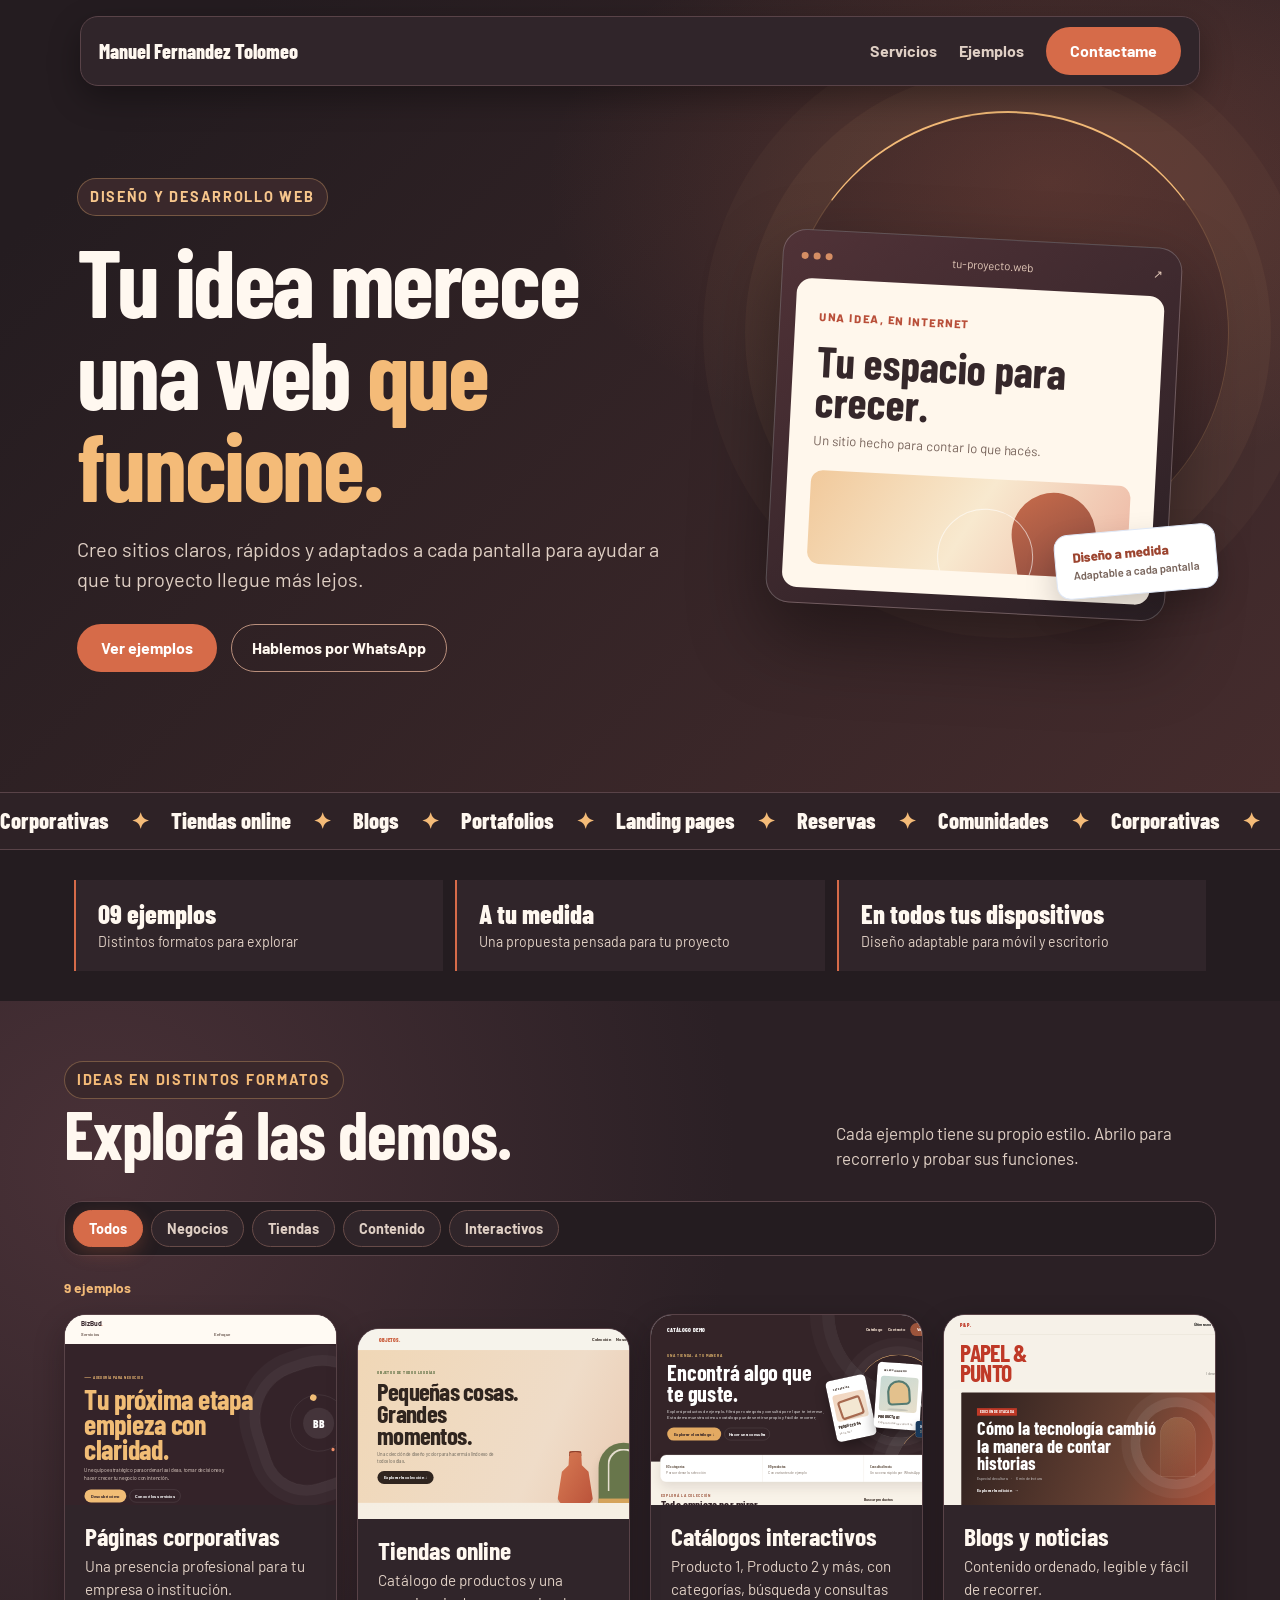
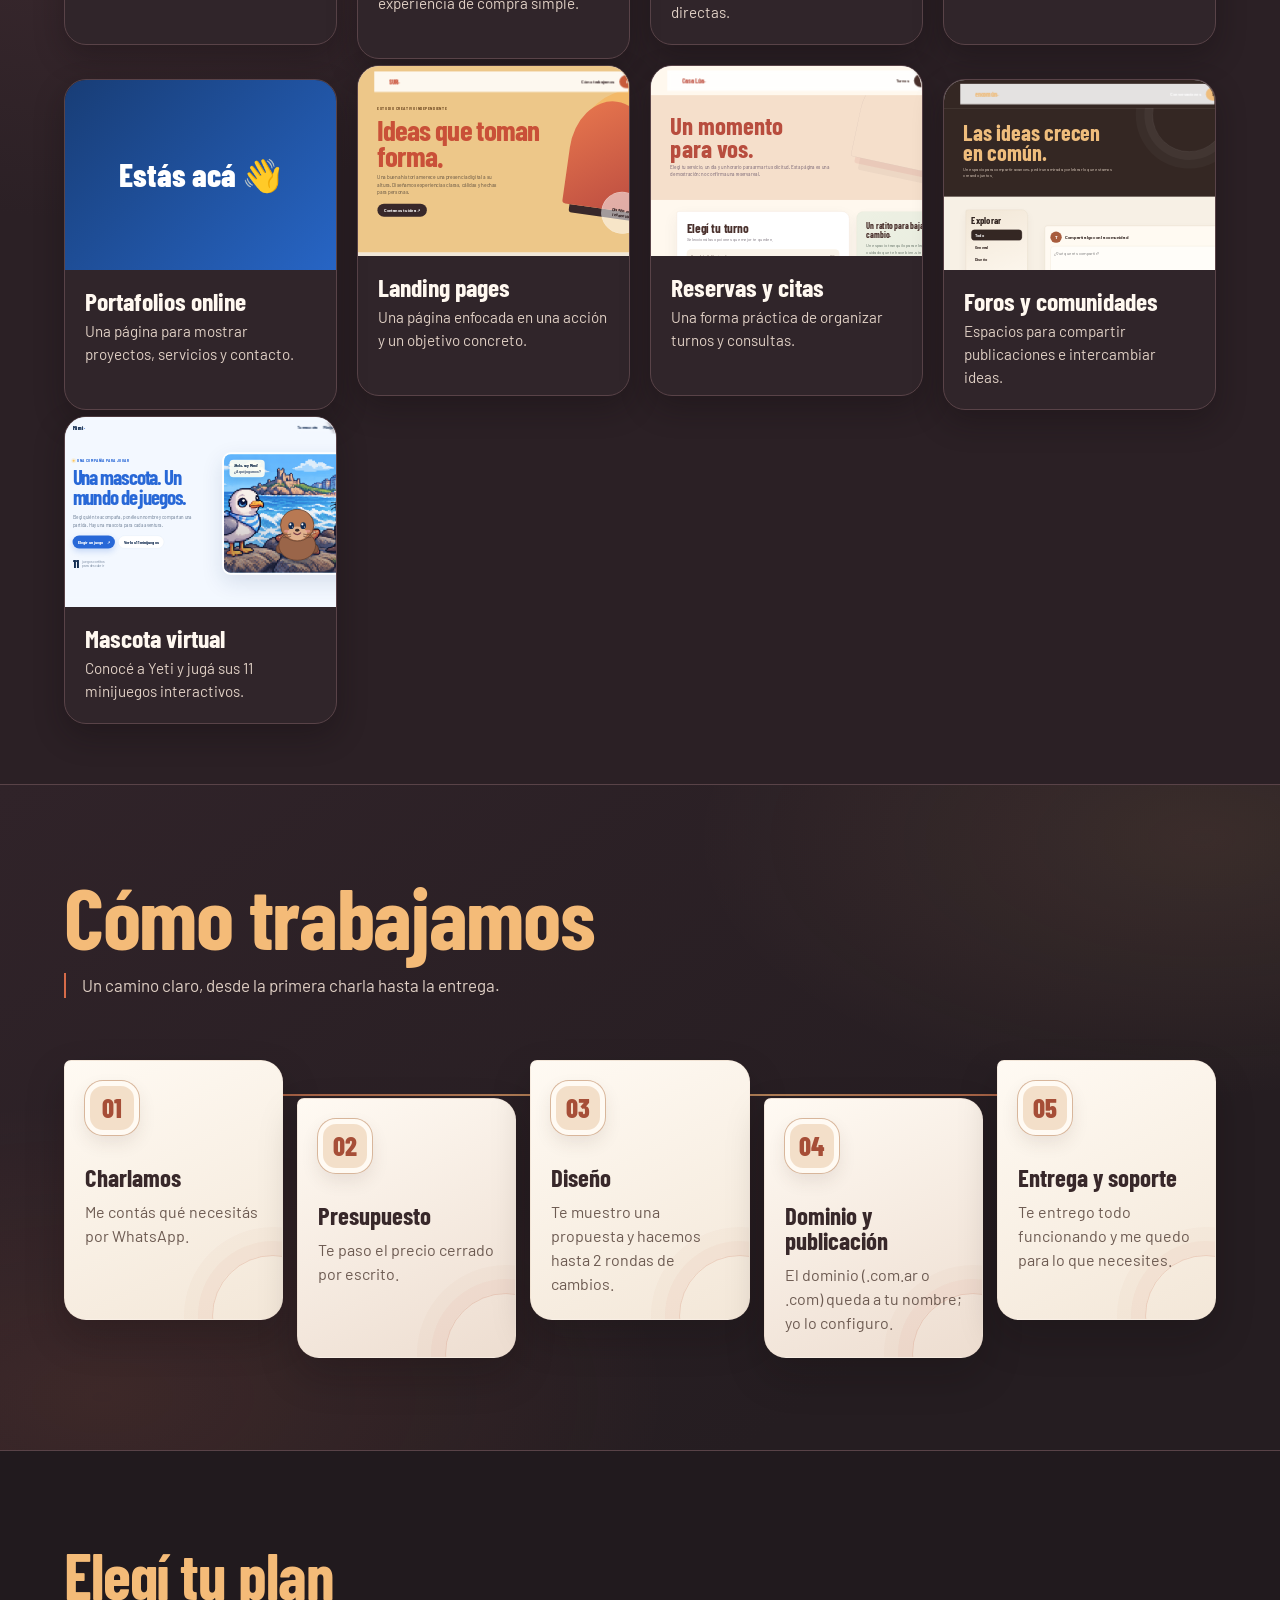
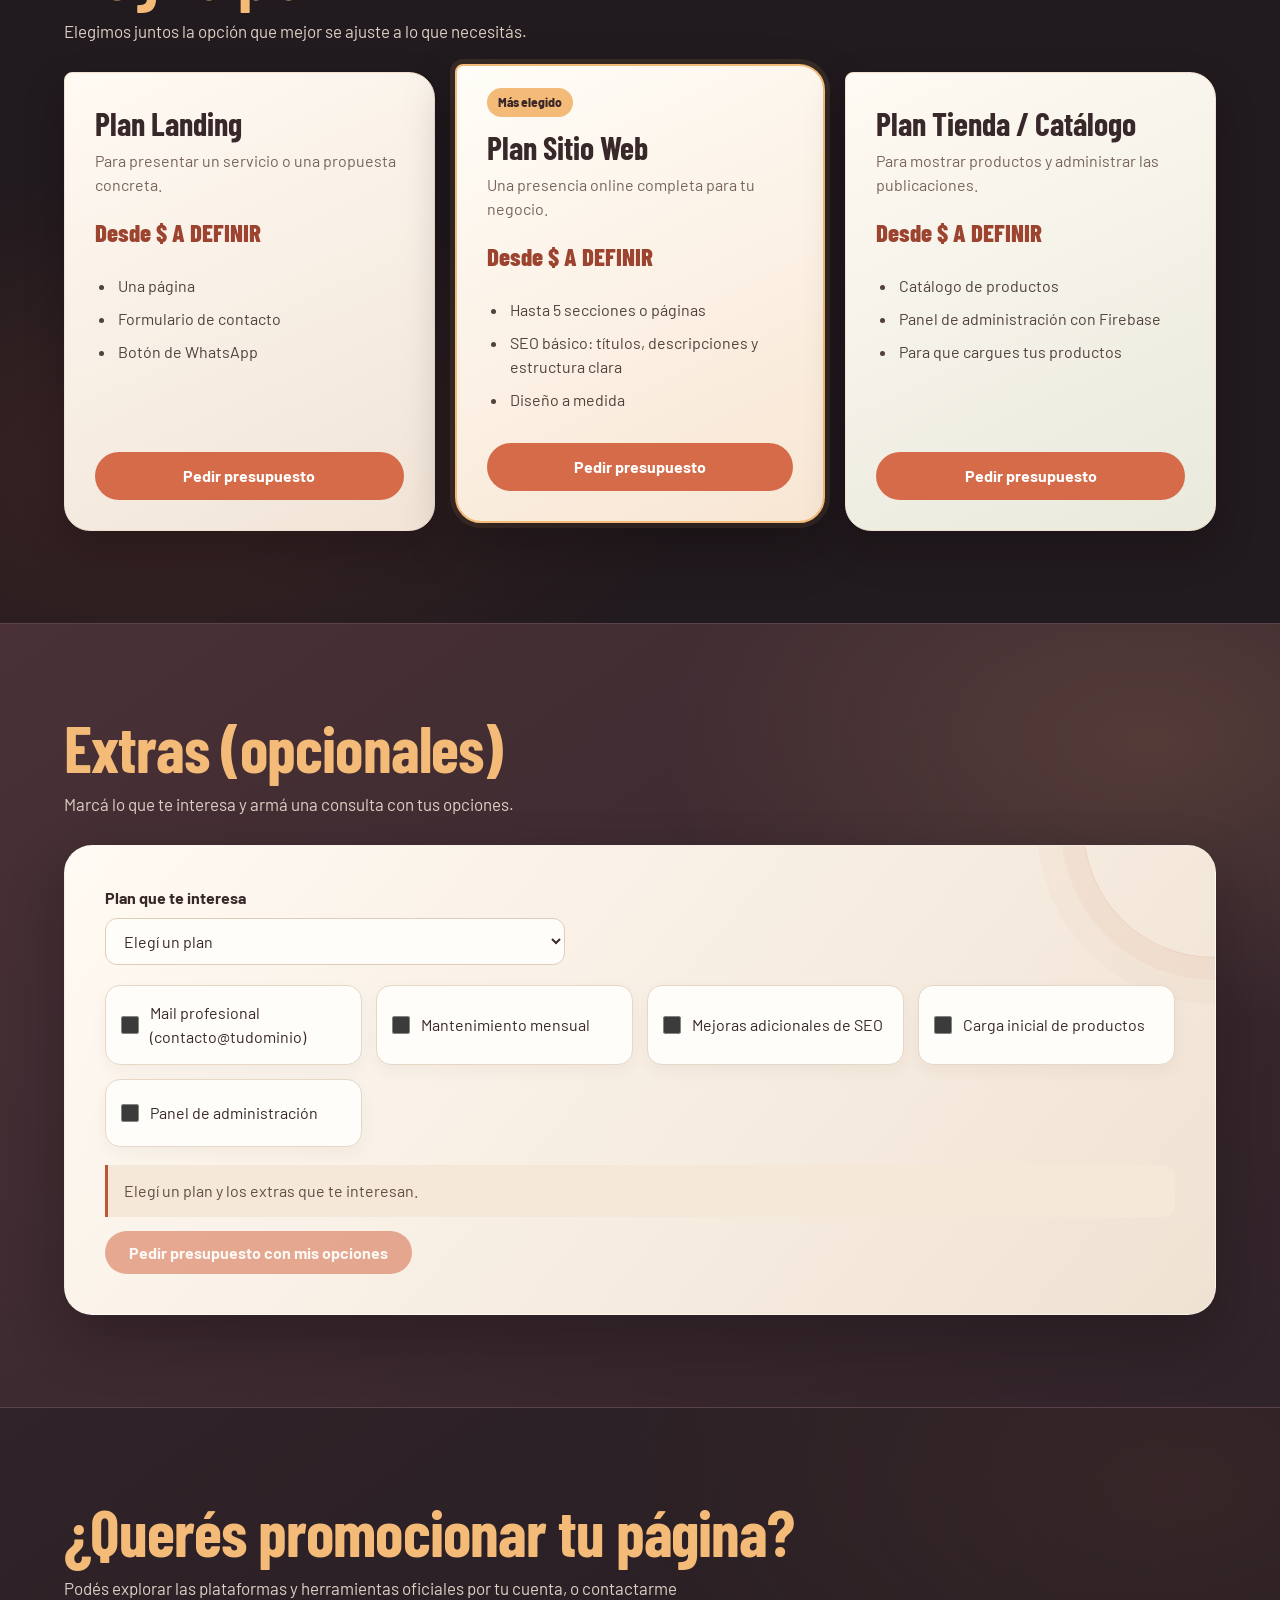
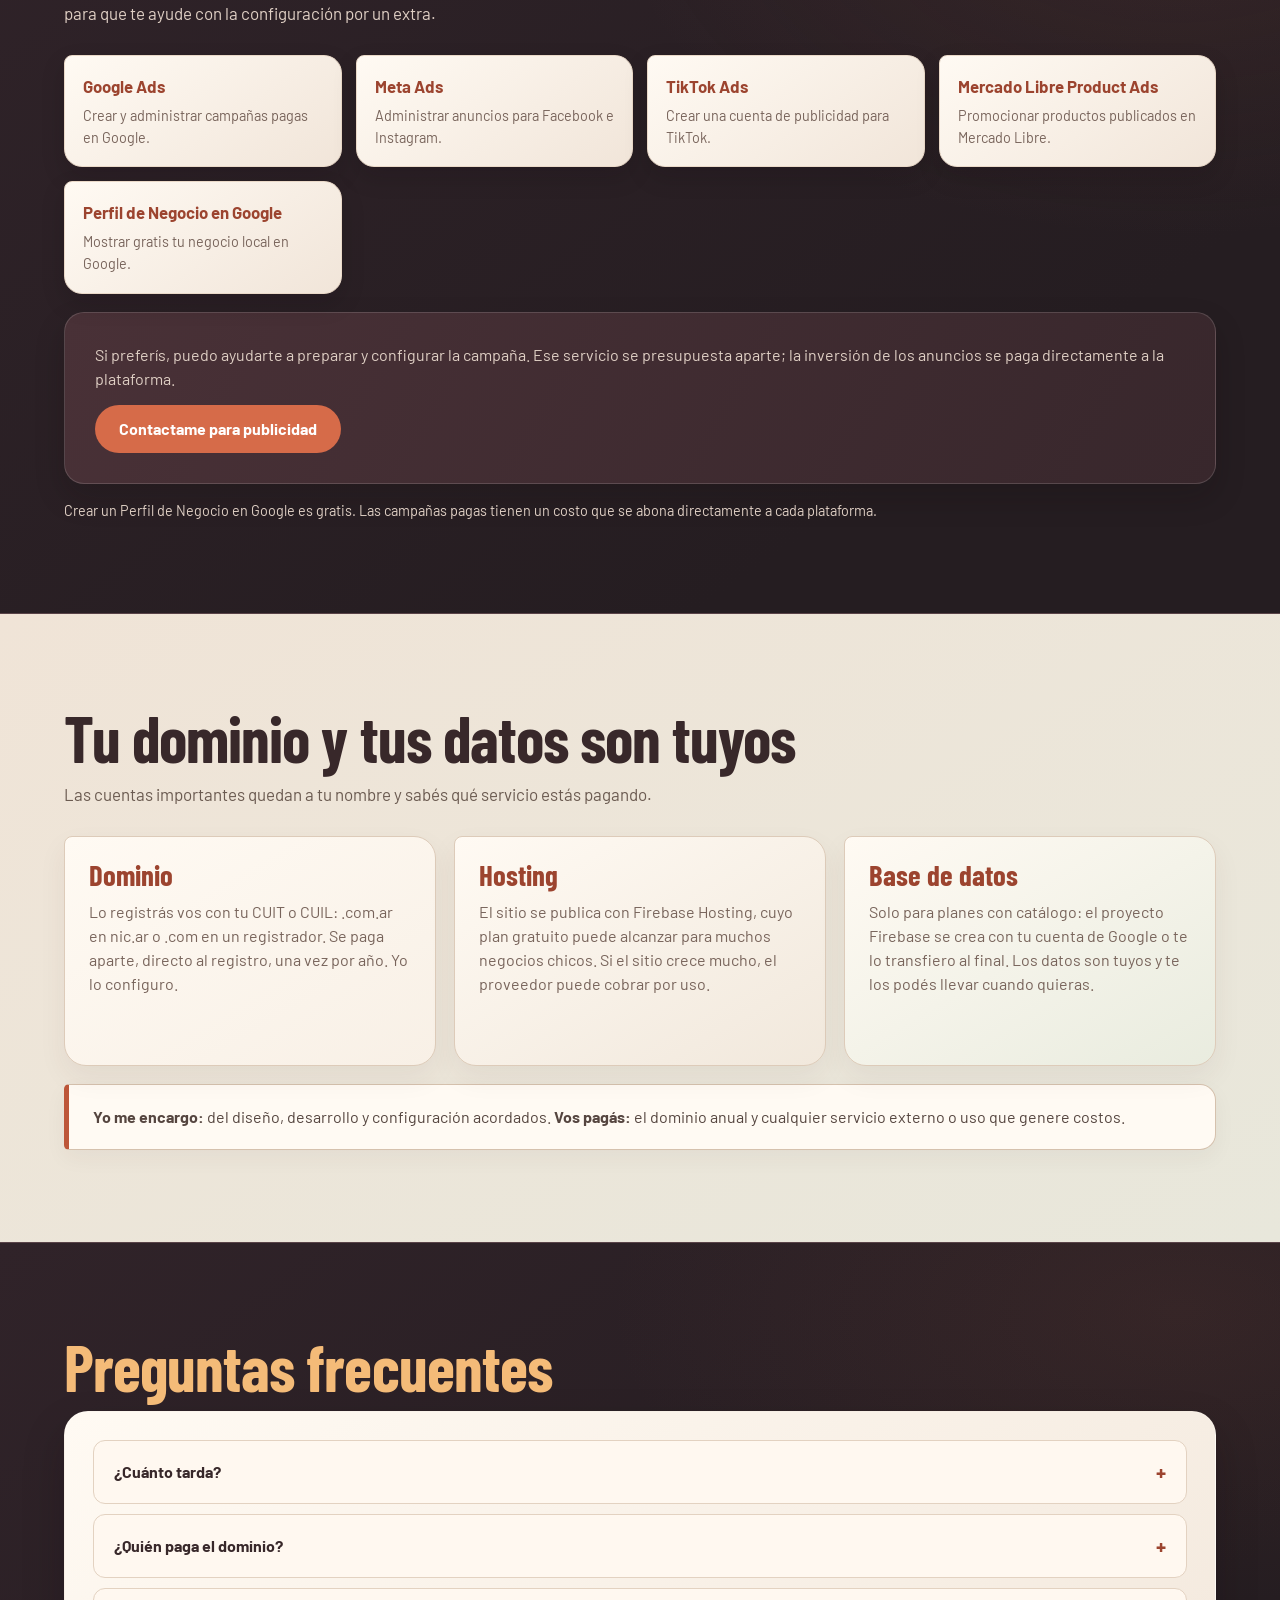
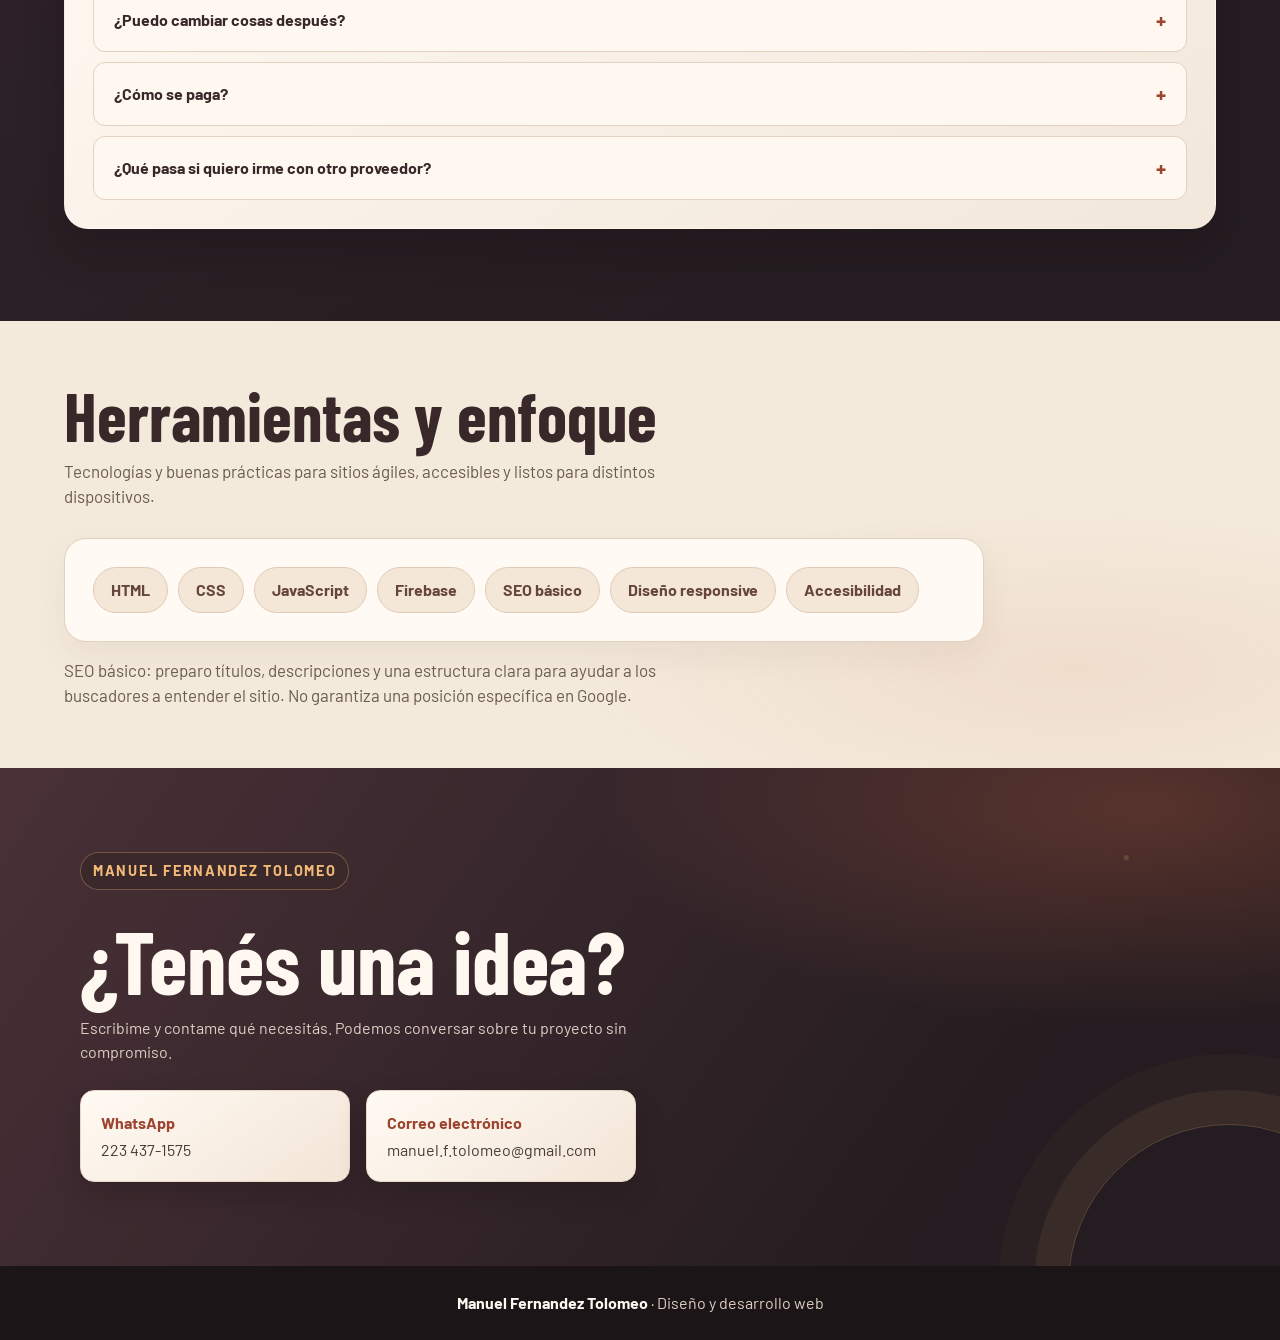
<file: index.html>
<!DOCTYPE html>
<html lang="es">
<head>
  <meta charset="utf-8">
  <meta name="viewport" content="width=device-width, initial-scale=1">
  <meta name="description" content="Manuel Fernandez Tolomeo crea sitios web a medida, rápidos y adaptables. Conocé sus ejemplos, servicios y opciones de contacto.">
  <meta name="theme-color" content="#241c20">
  <meta name="robots" content="index, follow">
  <meta property="og:type" content="website">
  <meta property="og:locale" content="es_AR">
  <meta property="og:site_name" content="Manuel Fernandez Tolomeo">
  <meta property="og:title" content="Manuel Fernandez Tolomeo | Diseño y desarrollo web">
  <meta property="og:description" content="Sitios web a medida, rápidos y adaptables. Conocé ejemplos, servicios y opciones para tu proyecto.">
  <meta name="twitter:card" content="summary">
  <meta name="twitter:title" content="Manuel Fernandez Tolomeo | Diseño web">
  <meta name="twitter:description" content="Diseño y desarrollo de sitios web a medida.">
  <title>Manuel Fernandez Tolomeo | Diseño web</title>
  <link rel="stylesheet" href="base.css">
  <style>
    :root {
      color-scheme: dark;
      --page: #241c20;
      --surface: #30252a;
      --surface-raised: #403036;
      --text: #fff8f0;
      --muted: #dfcfc4;
      --accent: #f4bb78;
      --accent-strong: #d66b49;
      --line: #594348;
    }

    html { scroll-behavior: smooth; scroll-padding-top: 100px; }
    body { background: var(--page); color: var(--text); }
    a { color: inherit; }
    .bar {
      position: fixed;
      top: 16px;
      left: 50%;
      transform: translateX(-50%);
      width: min(1120px, 92%);
      min-height: 62px;
      padding: 10px 18px;
      display: flex;
      align-items: center;
      justify-content: space-between;
      gap: 18px;
      background: #30252a;
      border: 1px solid var(--line);
      border-radius: 18px;
      z-index: 20;
      box-shadow: 0 12px 32px #0005;
      transition: transform .24s ease, opacity .24s ease;
    }
    .bar.is-hidden { transform: translate(-50%, -145%); opacity: 0; pointer-events: none; }
    .brand { font: 800 1.25rem 'Barlow Condensed', sans-serif; text-decoration: none; }
    .nav-links { position: static; padding: 0; display: flex; align-items: center; gap: 22px; background: transparent; backdrop-filter: none; z-index: auto; }
    .nav-links a { margin-left: 0; }
    .nav-links a:not(.btn) { color: var(--muted); font-weight: 700; text-decoration: none; }
    .nav-links a:not(.btn):hover { color: var(--text); }
    .btn { background: var(--accent-strong); }
    .btn:hover { background: #bd5639; }
    .hero {
      min-height: 88vh;
      min-height: 88svh;
      padding: 140px max(6%, calc((100% - 1180px) / 2)) 82px;
      display: grid;
      grid-template-columns: minmax(0, 1.15fr) minmax(290px, .85fr);
      align-items: center;
      gap: 48px;
      position: relative;
      overflow: hidden;
      isolation: isolate;
      background:
        radial-gradient(ellipse at 82% 23%, #c66a4d3b, transparent 34%),
        linear-gradient(135deg, #241c20 12%, #452c2d 100%);
    }
    .hero::after {
      content: "";
      position: absolute;
      z-index: -1;
      width: min(36vw, 440px);
      aspect-ratio: 1;
      top: 14%;
      right: 4%;
      border: 1px solid #f4bb7838;
      border-top: 2px solid var(--accent);
      border-radius: 50%;
      box-shadow: 0 0 0 42px #f4bb780c, 0 0 0 84px #f4bb7808;
    }
    .hero-copy { position: relative; z-index: 1; }
    .eyebrow {
      width: fit-content;
      padding: 7px 12px;
      border: 1px solid #f4bb7852;
      border-radius: 99px;
      background: #3a282b;
      color: #f7c68c;
      font-size: .9rem;
      font-weight: 700;
      letter-spacing: .12em;
      text-transform: uppercase;
      position: relative;
    }
    .hero h1 {
      max-width: 720px;
      margin-top: 18px;
      font-size: clamp(54px, 7.5vw, 98px);
      line-height: .96;
      letter-spacing: -.025em;
      position: relative;
    }
    .hero h1 span { color: var(--accent); }
    .sub {
      max-width: 600px;
      margin: 24px 0 30px;
      color: var(--muted);
      font-size: clamp(1.05rem, 2vw, 1.25rem);
      position: relative;
    }
    .hero-actions { display: flex; flex-wrap: wrap; align-items: center; gap: 14px; position: relative; }
    .hero-visual {
      position: relative;
      z-index: 1;
      min-height: 405px;
      display: grid;
      place-items: center;
    }
    .hero-window {
      position: relative;
      width: min(100%, 400px);
      padding: 15px;
      border: 1px solid #ffffff36;
      border-radius: 24px;
      background: linear-gradient(145deg, #503237, #2b2025);
      box-shadow: 0 32px 75px #0006;
      transform: rotate(3deg);
    }
    .window-bar { display: flex; align-items: center; justify-content: space-between; padding: 2px 3px 14px; color: #e3c9b9; font-size: .72rem; }
    .window-dots { display: flex; gap: 5px; }
    .window-dots i { width: 7px; height: 7px; border-radius: 50%; background: #d58e64; }
    .window-body { min-height: 286px; padding: 24px; overflow: hidden; border-radius: 15px; background: #fff7ec; color: #35272a; }
    .window-kicker { color: #b94f39; font-size: .7rem; font-weight: 800; letter-spacing: .14em; }
    .window-body h2 { max-width: 255px; margin: 14px 0 10px; font-size: 2.7rem; line-height: .92; }
    .window-body p { max-width: 240px; color: #78645b; font-size: .82rem; }
    .window-sample { position: relative; height: 94px; margin-top: 20px; overflow: hidden; border-radius: 12px; background: linear-gradient(120deg, #f1c99b, #f8e9cf 50%, #edb5a2); }
    .window-sample::before { content: ""; position: absolute; width: 84px; height: 130px; right: 28px; top: 10px; border-radius: 44px 44px 8px 8px; background: linear-gradient(160deg, #c66b4b, #753f3c); transform: rotate(-12deg); }
    .window-sample::after { content: ""; position: absolute; width: 94px; height: 94px; right: 94px; top: 30px; border: 1px solid #fff9; border-radius: 50%; }
    .window-sticker {
      position: absolute;
      right: -14px;
      bottom: 34px;
      padding: 13px 17px;
      border: 1px solid #dfe8f7;
      border-radius: 14px;
      background: #fff;
      color: #9c442f;
      box-shadow: 0 15px 32px #0003;
      font-size: .83rem;
      font-weight: 800;
      transform: rotate(-5deg);
    }
    .window-sticker span { display: block; color: #78645b; font-size: .7rem; font-weight: 600; }
    .btn-secondary {
      display: inline-block;
      padding: 11px 20px;
      border: 1px solid #b98f7c;
      border-radius: 99px;
      color: var(--text);
      font-weight: 700;
      text-decoration: none;
      transition: background .2s, transform .2s;
    }
    .btn-secondary:hover { background: #ffffff12; transform: translateY(-2px); }
    .mq { overflow: hidden; background: #2e2226; padding: 14px 0; white-space: nowrap; border-block: 1px solid var(--line); }
    .mq div { display: inline-block; animation: marquee 32s linear infinite; font: 800 1.4rem 'Barlow Condensed', sans-serif; }
    .mq i { color: var(--accent); font-style: normal; margin: 0 22px; }
    @keyframes marquee { to { transform: translateX(-50%); } }
    .portfolio-facts {
      max-width: 1180px;
      margin: 0 auto;
      padding: 30px 24px;
      display: grid;
      grid-template-columns: repeat(3, 1fr);
      gap: 12px;
    }
    .portfolio-fact { padding: 18px 22px; border-left: 2px solid #d66b49; background: #30252a; }
    .portfolio-fact strong { display: block; color: var(--text); font: 800 1.65rem 'Barlow Condensed', sans-serif; }
    .portfolio-fact span { color: var(--muted); font-size: .88rem; }
    .section-heading { display: flex; align-items: end; justify-content: space-between; gap: 24px; margin-bottom: 24px; }
    .section-heading .section-lead { max-width: 380px; margin: 0 0 5px; }
    .portfolio-filters { display: flex; flex-wrap: wrap; gap: 8px; margin: 0 0 22px; }
    .portfolio-filter {
      padding: 9px 15px;
      border: 1px solid #674b48;
      border-radius: 99px;
      background: #30252a;
      color: var(--muted);
      cursor: pointer;
      font: 700 .9rem Barlow, sans-serif;
      transition: background .2s, color .2s, border-color .2s;
    }
    .portfolio-filter:hover { border-color: var(--accent); color: var(--text); }
    .portfolio-filter[aria-pressed="true"] { border-color: var(--accent-strong); background: var(--accent-strong); color: white; }
    .portfolio-count { min-height: 22px; margin: -10px 0 14px; color: var(--muted); font-size: .86rem; }
    section h2 { margin-bottom: 10px; font-size: clamp(40px, 6vw, 68px); }
    .section-lead { max-width: 680px; margin-bottom: 30px; color: var(--muted); }
    .g { display: grid; grid-template-columns: repeat(auto-fit, minmax(min(100%, 270px), 1fr)); gap: 20px; }
    .c {
      display: block;
      overflow: hidden;
      border: 1px solid var(--line);
      border-radius: 22px;
      background: var(--surface);
      color: var(--text);
      text-decoration: none;
      transition: transform .2s, border-color .2s, box-shadow .2s;
    }
    .c:hover { transform: translateY(-5px); border-color: #6b95d9; box-shadow: 0 18px 38px #0004; }
    .c[hidden] { display: none; }
    .c:focus-visible, .bar a:focus-visible, .btn-secondary:focus-visible, .contact-link:focus-visible, .faq-question:focus-visible { outline: 3px solid var(--accent); outline-offset: 4px; }
    .btn:focus-visible, .extras-submit:focus-visible, .extras-plan select:focus-visible, .extra-option input:focus-visible { outline: 3px solid var(--accent); outline-offset: 4px; }
    .pv { height: 190px; overflow: hidden; position: relative; background: #e9eef5; }
    .pv iframe { width: 1200px; height: 760px; transform: scale(.27); transform-origin: 0 0; border: 0; pointer-events: none; }
    .here {
      height: 190px;
      display: flex;
      align-items: center;
      justify-content: center;
      background: linear-gradient(135deg, #183d76, #2765c5);
      color: white;
      font: 800 2rem 'Barlow Condensed', sans-serif;
    }
    .t { padding: 18px 20px 20px; }
    .t h3 { margin-bottom: 7px; font-size: 1.6rem; }
    .t p { color: var(--muted); font-size: .95rem; }
    .steps { display: grid; grid-template-columns: repeat(auto-fit, minmax(min(100%, 220px), 1fr)); gap: 16px; }
    .step {
      min-height: 190px;
      padding: 24px;
      border: 1px solid var(--line);
      border-radius: 20px;
      background: var(--surface);
    }
    .step b { display: block; margin-bottom: 14px; color: var(--accent); font: 800 2rem 'Barlow Condensed', sans-serif; }
    .step h3 { margin-bottom: 8px; font-size: 1.5rem; }
    .step p { color: var(--muted); }
    .service-section { scroll-margin-top: 100px; }
    .process-grid { display: grid; grid-template-columns: repeat(auto-fit, minmax(min(100%, 185px), 1fr)); gap: 14px; }
    .process-step {
      min-height: 190px;
      padding: 22px;
      border: 1px solid #eadbd0;
      border-radius: 20px;
      background: #fff8f0;
      color: #38282a;
    }
    .process-step b { display: block; margin-bottom: 14px; color: #bd5639; font: 800 2rem 'Barlow Condensed', sans-serif; }
    .process-step h3 { margin-bottom: 8px; font-size: 1.45rem; }
    .process-step p { color: #78645b; }
    .js .process-step { opacity: 0; transform: translateY(18px); transition: opacity .55s ease, transform .55s ease; }
    .js .process-step.is-visible { opacity: 1; transform: none; }
    .plan-grid { display: grid; grid-template-columns: repeat(auto-fit, minmax(min(100%, 270px), 1fr)); align-items: stretch; gap: 18px; }
    .plan-card {
      position: relative;
      padding: 26px;
      display: flex;
      flex-direction: column;
      border: 1px solid #eadbd0;
      border-radius: 22px;
      background: #fff8f0;
      color: #38282a;
    }
    .plan-card.featured { border: 2px solid #d66b49; box-shadow: 0 12px 32px #0002; }
    .plan-badge { align-self: flex-start; margin: -8px 0 10px; padding: 5px 11px; border-radius: 99px; background: #f8e6d5; color: #9c442f; font-size: .76rem; font-weight: 800; }
    .plan-card h3 { margin: 4px 0 10px; font-size: 1.8rem; }
    .plan-description { min-height: 50px; color: #78645b; }
    .plan-price { margin: 18px 0; color: #9c442f; font: 800 1.55rem 'Barlow Condensed', sans-serif; }
    .plan-features { flex: 1; margin: 0 0 22px; padding-left: 21px; color: #51403c; }
    .plan-features li { margin: 9px 0; padding-left: 2px; }
    .plan-card .btn { align-self: flex-start; }
    .extras-panel { padding: clamp(20px, 4vw, 32px); border: 1px solid var(--line); border-radius: 22px; background: var(--surface); }
    .extras-plan { display: grid; gap: 8px; max-width: 460px; margin-bottom: 20px; }
    .extras-plan label { font-weight: 700; }
    .extras-plan select {
      width: 100%;
      padding: 12px 14px;
      border: 1px solid #a68b7c;
      border-radius: 10px;
      background: #241c20;
      color: var(--text);
      font: inherit;
    }
    .extras-grid { display: grid; grid-template-columns: repeat(auto-fit, minmax(min(100%, 220px), 1fr)); gap: 12px; }
    .extra-option {
      min-height: 68px;
      padding: 15px;
      display: flex;
      align-items: center;
      gap: 11px;
      border: 1px solid #eadbd0;
      border-radius: 14px;
      background: #fff8f0;
      color: #38282a;
      cursor: pointer;
      transition: border-color .2s, background .2s;
    }
    .extra-option:hover { border-color: #d69a72; background: #fff0df; }
    .extra-option input { width: 18px; height: 18px; flex: 0 0 auto; accent-color: var(--accent-strong); }
    .extras-summary { min-height: 26px; margin: 18px 0 14px; color: var(--muted); }
    .extras-submit:disabled { cursor: not-allowed; opacity: .55; transform: none; box-shadow: none; }
    .ads-grid { display: grid; grid-template-columns: repeat(auto-fit, minmax(min(100%, 220px), 1fr)); gap: 14px; }
    .ads-link {
      min-height: 112px;
      padding: 18px;
      display: flex;
      flex-direction: column;
      justify-content: center;
      gap: 6px;
      border: 1px solid #eadbd0;
      border-radius: 16px;
      background: #fff8f0;
      color: #38282a;
      text-decoration: none;
      transition: transform .2s, border-color .2s, box-shadow .2s;
    }
    .ads-link:hover { transform: translateY(-3px); border-color: #d69a72; box-shadow: 0 10px 24px #0002; }
    .ads-link strong { color: #9c442f; font-size: 1.05rem; }
    .ads-link span { color: #78645b; font-size: .9rem; }
    .ads-support { margin-top: 18px; padding: 20px; border-radius: 16px; background: #30252a; }
    .ads-support p { margin-bottom: 14px; color: var(--muted); }
    .ads-note { margin-top: 16px; color: var(--muted); font-size: .9rem; }
    .ownership-grid { display: grid; grid-template-columns: repeat(auto-fit, minmax(min(100%, 250px), 1fr)); gap: 16px; }
    .ownership-card { padding: 24px; border: 1px solid #eadbd0; border-radius: 20px; background: #fff8f0; color: #38282a; }
    .ownership-card h3 { margin-bottom: 10px; font-size: 1.6rem; }
    .ownership-card p { color: #78645b; }
    .payment-note { margin-top: 18px; padding: 17px 20px; border-left: 4px solid var(--accent); border-radius: 8px; background: #30252a; color: var(--muted); }
    .faq-list { display: grid; gap: 10px; max-width: 900px; }
    .faq-item { overflow: hidden; border: 1px solid #eadbd0; border-radius: 14px; background: #fff8f0; color: #38282a; }
    .faq-question {
      width: 100%;
      padding: 17px 20px;
      display: flex;
      justify-content: space-between;
      align-items: center;
      gap: 16px;
      border: 0;
      background: transparent;
      color: inherit;
      cursor: pointer;
      font: 700 1rem Barlow, sans-serif;
      text-align: left;
    }
    .faq-question:hover { background: #fff0df; }
    .faq-question span:last-child { color: #9c442f; font-size: 1.3rem; }
    .faq-answer { padding: 0 20px 18px; color: #78645b; }
    .sk { display: flex; flex-wrap: wrap; gap: 10px; margin-top: 20px; }
    .sk span { padding: 8px 16px; border: 1px solid #674b48; border-radius: 99px; background: #30252a; color: #f4dfce; font-weight: 700; }
    .contact {
      margin: 20px 5% 70px;
      padding: clamp(28px, 6vw, 64px);
      border: 1px solid #3b5f91;
      border-radius: 28px;
      background: linear-gradient(135deg, #38272c, #54333a);
    }
    .contact h2 { margin-bottom: 12px; }
    .contact > p { max-width: 620px; margin-bottom: 26px; color: var(--muted); }
    .contact-options { display: flex; flex-wrap: wrap; gap: 14px; }
    .contact-link {
      min-width: min(100%, 270px);
      padding: 16px 20px;
      display: flex;
      flex-direction: column;
      gap: 3px;
      border: 1px solid #49648a;
      border-radius: 16px;
      background: #241c20;
      text-decoration: none;
    }
    .contact-link:hover { border-color: var(--accent); }
    .contact-link strong { color: var(--accent); }
    .contact-link span { overflow-wrap: anywhere; color: var(--text); }
    footer { padding: 30px 5% 40px; color: var(--muted); text-align: center; }
    footer strong { color: var(--text); }
    @media (max-width: 640px) {
      .bar { top: 10px; width: 94%; padding: 9px 12px; gap: 10px; }
      .brand { flex: 0 1 145px; font-size: .88rem; line-height: 1.05; }
      .nav-links { flex: 0 0 auto; gap: 8px; }
      .nav-links a:not(.btn):not(.nav-service) { display: none; }
      .bar .btn { padding: 9px 10px; font-size: .84rem; }
      .nav-links .nav-service { font-size: .85rem; }
      .hero { min-height: unset; padding: 130px 6% 48px; grid-template-columns: 1fr; gap: 22px; }
      .hero::after { width: 65vw; top: 17%; right: -24%; }
      .hero-visual { min-height: 310px; }
      .hero-window { width: min(88%, 360px); }
      .window-body { min-height: 235px; padding: 18px; }
      .window-body h2 { font-size: 2.3rem; }
      .window-sample { height: 72px; }
      .window-sticker { right: 0; bottom: 20px; }
      .portfolio-facts { padding: 20px 6%; grid-template-columns: 1fr; gap: 8px; }
      .portfolio-fact { padding: 13px 16px; }
      .section-heading { align-items: flex-start; flex-direction: column; gap: 8px; }
      section { padding: 52px 6%; }
      .contact { margin: 8px 4% 48px; }
    }
    @media (prefers-reduced-motion: reduce) {
      html { scroll-behavior: auto; }
      *, *::before, *::after { animation-duration: .01ms !important; animation-iteration-count: 1 !important; transition-duration: .01ms !important; }
      .bar.is-hidden { transform: translateX(-50%); }
      .mq div { animation: none; }
    }
    #ejemplos {
      background: radial-gradient(ellipse at 8% 12%, #493137 0, transparent 38%), #2b2025;
    }
    #ejemplos .section-heading h2,
    .service-section h2 {
      letter-spacing: -.015em;
    }
    #ejemplos .eyebrow,
    .service-section > h2 {
      color: var(--accent);
    }
    .portfolio-filters {
      padding: 8px;
      border: 1px solid #594348;
      border-radius: 18px;
      background: #241c20;
    }
    .portfolio-filter[aria-pressed="true"] {
      box-shadow: 0 6px 18px #d66b4940;
    }
    .portfolio-count {
      margin: 14px 0;
      color: var(--accent);
      font-weight: 700;
    }
    .c {
      border-color: #594348;
      box-shadow: 0 12px 30px #120d1055;
    }
    .c:nth-child(3n + 2) { transform: translateY(14px); }
    .c:nth-child(3n + 2):hover { transform: translateY(8px); }
    .service-section {
      position: relative;
      padding-top: clamp(58px, 8vw, 92px);
      padding-bottom: clamp(58px, 8vw, 92px);
      border-top: 1px solid #594348;
    }
    .service-section:nth-of-type(even) {
      background: linear-gradient(145deg, #2e2328, #271f23);
    }
    .service-section > h2 {
      margin-bottom: 12px;
      font-size: clamp(2.5rem, 5vw, 4rem);
    }
    .section-lead {
      max-width: 700px;
      margin-bottom: 28px;
      color: var(--muted);
      font-size: 1.06rem;
    }
    .plan-card.featured {
      transform: translateY(-8px);
      box-shadow: 0 20px 46px #0004, 0 0 0 5px #d66b491a;
    }
    .contact {
      box-shadow: 0 24px 60px #0004;
    }
    @media (max-width: 640px) {
      .c:nth-child(3n + 2), .plan-card.featured { transform: none; }
      .portfolio-filters { padding: 6px; }
    }
    #servicios,
    #publicidad,
    #preguntas {
      background:
        radial-gradient(ellipse at 92% 10%, #73433830, transparent 34%),
        linear-gradient(145deg, #302329, #251d21 76%);
    }
    #servicios .section-lead,
    #planes .section-lead,
    #extras .section-lead,
    #publicidad .section-lead,
    #dominio .section-lead,
    #herramientas .section-lead { max-width: 620px; }
    #servicios {
      overflow: hidden;
      background:
        radial-gradient(ellipse at 8% 92%, #d66b491c, transparent 34%),
        radial-gradient(ellipse at 94% 8%, #f4bb7817, transparent 30%),
        linear-gradient(145deg, #302329, #251d21 76%);
    }
    #servicios > h2 {
      max-width: 700px;
      font-size: clamp(3rem, 7vw, 5.4rem);
      line-height: .9;
    }
    #servicios > .section-lead {
      max-width: 520px;
      margin: 18px 0 42px;
      padding-left: 16px;
      border-left: 2px solid var(--accent-strong);
    }
    .process-grid {
      position: relative;
      isolation: isolate;
      grid-template-columns: repeat(5, minmax(0, 1fr));
      align-items: start;
      gap: 14px;
      padding-top: 20px;
    }
    .process-grid::before {
      content: "";
      position: absolute;
      z-index: -1;
      top: 54px;
      right: 9%;
      left: 9%;
      height: 2px;
      background: linear-gradient(90deg, #d66b49, #f4bb78 52%, #d66b49);
      opacity: .7;
    }
    .process-step {
      position: relative;
      min-width: 0;
      min-height: 260px;
      padding: 20px;
      overflow: hidden;
      border: 1px solid #ead8c54d;
      border-radius: 7px 22px 22px;
      background: linear-gradient(155deg, #fffaf3, #f3e7d8);
      box-shadow: 0 18px 38px #100a0c35;
    }
    .process-step:nth-child(even) {
      margin-top: 38px;
      background: linear-gradient(155deg, #fffaf3, #edddd0);
    }
    .process-step::after {
      content: "";
      position: absolute;
      width: 120px;
      height: 120px;
      right: -52px;
      bottom: -58px;
      border: 1px solid #bd563930;
      border-radius: 50%;
      box-shadow: 0 0 0 14px #bd56390a, 0 0 0 28px #bd563907;
      transition: transform .35s ease, border-color .35s ease;
    }
    .process-step:hover::after { transform: scale(1.16) rotate(18deg); border-color: #bd563975; }
    .process-step b {
      position: relative;
      z-index: 1;
      width: 54px;
      height: 54px;
      margin: 0 0 30px;
      display: grid;
      place-items: center;
      border: 5px solid #fffaf3;
      border-radius: 18px;
      background: #f3dfc9;
      color: #a64e37;
      font-size: 1.65rem;
      box-shadow: 0 0 0 1px #d8b69b, 0 8px 18px #49302c1a;
      transition: transform .25s ease, border-radius .25s ease;
    }
    .process-step:hover b { transform: rotate(-7deg) scale(1.06); border-radius: 50%; }
    .process-step h3 { position: relative; z-index: 1; margin-bottom: 10px; color: #38282a; font-size: 1.55rem; }
    .process-step p { position: relative; z-index: 1; color: #6d5b52; }
    #planes {
      background:
        radial-gradient(ellipse at 12% 80%, #a34a3830, transparent 34%),
        #211a1e;
    }
    .plan-grid { gap: 20px; }
    .plan-card {
      min-height: 420px;
      padding: 30px;
      border: 1px solid #f1dfcf;
      border-radius: 8px 26px 26px;
      background: linear-gradient(155deg, #fffaf3, #f1e4d7);
      box-shadow: 0 18px 38px #0e090b44;
    }
    .plan-card:nth-child(3) { background: linear-gradient(155deg, #fffaf3, #e9e9dc); }
    .plan-card.featured {
      border: 2px solid var(--accent);
      background: linear-gradient(155deg, #fffdf8, #f8e6d3);
      box-shadow: 0 24px 48px #0e090b5c, 0 0 0 5px #f4bb781c;
    }
    .plan-card h3 { font-size: 2rem; }
    .plan-badge { background: #f4bb78; color: #3a2728; }
    .plan-card .plan-link { align-self: stretch; text-align: center; }
    #extras {
      background:
        radial-gradient(ellipse at 90% 15%, #d89c6828, transparent 30%),
        linear-gradient(145deg, #493137, #302329);
    }
    .extras-panel {
      position: relative;
      overflow: hidden;
      padding: clamp(22px, 4vw, 40px);
      border: 1px solid #ffffff37;
      border-radius: 28px;
      background: linear-gradient(130deg, #fffaf3, #f0e2d3);
      color: #38282a;
      box-shadow: 0 24px 55px #100a0c4d;
    }
    .extras-panel::after {
      content: "";
      position: absolute;
      width: 260px;
      height: 260px;
      right: -130px;
      top: -150px;
      border: 1px solid #c15d3c2b;
      border-radius: 50%;
      box-shadow: 0 0 0 22px #c15d3c0d, 0 0 0 46px #c15d3c08;
      pointer-events: none;
    }
    .extras-plan { position: relative; z-index: 1; }
    .extras-plan select {
      border-color: #dfcdb9;
      border-radius: 12px;
      background: #fffdf9;
      color: #38282a;
    }
    .extras-grid { position: relative; z-index: 1; gap: 14px; }
    .extra-option {
      border-color: #e6d7c6;
      border-radius: 15px;
      background: #fffdf9;
      box-shadow: 0 6px 16px #49302c0c;
    }
    .extras-summary {
      position: relative;
      z-index: 1;
      padding: 14px 16px;
      border-left: 3px solid #bd5639;
      border-radius: 0 12px 12px 0;
      background: #f5e8d9;
      color: #5e4d45;
    }
    .extras-submit { position: relative; z-index: 1; }
    #publicidad .ads-link {
      border-color: #ead9c8;
      border-radius: 8px 18px 18px;
      background: linear-gradient(145deg, #fffaf3, #f1e5d9);
      box-shadow: 0 10px 24px #100a0c24;
    }
    .ads-support {
      padding: clamp(20px, 3vw, 30px);
      border: 1px solid #ffffff25;
      border-radius: 20px;
      background: linear-gradient(120deg, #493137, #38272c);
      box-shadow: 0 14px 30px #100a0c30;
    }
    #dominio {
      background: linear-gradient(150deg, #f0e4d7, #e8e7db);
      color: #38282a;
    }
    #dominio > h2,
    #herramientas > h2 { color: #38282a; }
    #dominio > .section-lead,
    #herramientas > .section-lead { color: #6b5b51; }
    .ownership-grid { gap: 18px; }
    .ownership-card {
      min-height: 230px;
      border: 1px solid #ddcbb9;
      border-radius: 8px 22px 22px;
      background: linear-gradient(150deg, #fffaf3, #f8f0e6);
      box-shadow: 0 12px 28px #49302c10;
    }
    .ownership-card:nth-child(2) { background: linear-gradient(150deg, #fffaf3, #f1e8dc); }
    .ownership-card:nth-child(3) { background: linear-gradient(150deg, #fffaf3, #e9ecdf); }
    .ownership-card h3 { color: #9c442f; font-size: 1.8rem; }
    .payment-note {
      padding: 20px 24px;
      border: 1px solid #d5c1ad;
      border-left: 5px solid #bd5639;
      border-radius: 5px 16px 16px 5px;
      background: #fffaf3;
      color: #55453f;
      box-shadow: 0 8px 22px #49302c0c;
    }
    #preguntas .faq-list {
      max-width: none;
      padding: clamp(18px, 3vw, 28px);
      border: 1px solid #ffffff26;
      border-radius: 24px;
      background: linear-gradient(145deg, #fffaf3, #f2e7db);
      box-shadow: 0 20px 42px #100a0c38;
    }
    .faq-item { border-color: #e3d2c1; border-radius: 12px; }
    .faq-question { min-height: 62px; }
    #herramientas {
      background:
        radial-gradient(ellipse at 84% 78%, #c15d3c17, transparent 33%),
        #f4eadb;
      color: #38282a;
    }
    .sk {
      max-width: 920px;
      padding: clamp(18px, 3vw, 28px);
      border: 1px solid #e1d0be;
      border-radius: 22px;
      background: #fffaf3;
      box-shadow: 0 14px 34px #49302c10;
    }
    .sk span {
      padding: 10px 17px;
      border-color: #e0cbb6;
      background: #f4e7d8;
      color: #66463a;
    }
    .contact {
      position: relative;
      overflow: hidden;
      margin: 0;
      padding: clamp(34px, 7vw, 84px) max(6%, calc((100% - 1120px) / 2));
      border: 0;
      border-radius: 0;
      background:
        radial-gradient(circle at 88% 18%, #f4bb7830 0 2px, transparent 3px),
        radial-gradient(ellipse at 90% 8%, #d66b4948, transparent 34%),
        linear-gradient(125deg, #493137, #241c20 78%);
      box-shadow: none;
    }
    .contact::after {
      content: "";
      position: absolute;
      width: 320px;
      height: 320px;
      right: -110px;
      bottom: -180px;
      border: 1px solid #f4bb7844;
      border-radius: 50%;
      box-shadow: 0 0 0 34px #f4bb7810, 0 0 0 70px #f4bb7808;
      pointer-events: none;
    }
    .contact .eyebrow { color: var(--accent); }
    .contact h2 { position: relative; z-index: 1; font-size: clamp(3rem, 7vw, 5.5rem); }
    .contact > p { position: relative; z-index: 1; }
    .contact-options { position: relative; z-index: 1; gap: 16px; }
    .contact-link {
      min-height: 92px;
      justify-content: center;
      border: 1px solid #ead8c7;
      border-radius: 14px;
      background: linear-gradient(145deg, #fffaf3, #f3e5d7);
      box-shadow: 0 12px 28px #100a0c30;
      transition: transform .2s, border-color .2s, box-shadow .2s;
    }
    .contact-link:hover {
      transform: translateY(-4px);
      border-color: var(--accent);
      box-shadow: 0 18px 34px #100a0c40;
    }
    .contact-link strong { color: #9c442f; }
    .contact-link span { color: #493a35; }
    footer { padding: 25px 5%; background: #1b1518; }
    @media (max-width: 760px) {
      .process-grid { grid-template-columns: repeat(2, minmax(0, 1fr)); }
      .process-grid::before { display: none; }
      .process-step:nth-child(even) { margin-top: 22px; }
      .plan-card { min-height: 380px; }
      .plan-card.featured { transform: none; }
      .ownership-card { min-height: unset; }
    }
    @media (max-width: 640px) {
      #servicios > .section-lead { margin-bottom: 28px; }
      .process-grid { grid-template-columns: 1fr; gap: 12px; padding: 0 0 0 16px; }
      .process-grid::before {
        display: block;
        top: 28px;
        bottom: 28px;
        left: 41px;
        width: 2px;
        height: auto;
        background: linear-gradient(180deg, #d66b49, #f4bb78 52%, #d66b49);
      }
      .process-step,
      .process-step:nth-child(even) {
        min-height: 0;
        margin: 0;
        padding: 18px;
      }
      .process-step b { margin-bottom: 18px; }
      .plan-card { min-height: unset; padding: 24px; }
      #preguntas .faq-list { padding: 14px; }
      .contact { padding: 52px 6%; }
      .contact-link { min-width: 100%; }
    }
  </style>
</head>
<body>
  <header class="bar">
    <a class="brand" href="#inicio">Manuel Fernandez Tolomeo</a>
    <nav class="nav-links" aria-label="Navegación principal">
      <a class="nav-service" href="#servicios">Servicios</a>
      <a href="#ejemplos">Ejemplos</a>
      <a class="btn" href="#contacto">Contactame</a>
    </nav>
  </header>

  <main>
    <div class="hero" id="inicio">
      <div class="hero-copy">
        <p class="eyebrow">Diseño y desarrollo web</p>
        <h1>Tu idea merece una web <span>que funcione.</span></h1>
        <p class="sub">Creo sitios claros, rápidos y adaptados a cada pantalla para ayudar a que tu proyecto llegue más lejos.</p>
        <div class="hero-actions">
          <a class="btn" href="#ejemplos">Ver ejemplos</a>
          <a class="btn-secondary" href="https://wa.me/5492234371575">Hablemos por WhatsApp</a>
        </div>
      </div>
      <div class="hero-visual" aria-hidden="true">
        <div class="hero-window">
          <div class="window-bar"><span class="window-dots"><i></i><i></i><i></i></span><span>tu-proyecto.web</span><span>↗</span></div>
          <div class="window-body">
            <span class="window-kicker">UNA IDEA, EN INTERNET</span>
            <h2>Tu espacio para crecer.</h2>
            <p>Un sitio hecho para contar lo que hacés.</p>
            <div class="window-sample"></div>
          </div>
        </div>
        <div class="window-sticker">Diseño a medida<span>Adaptable a cada pantalla</span></div>
      </div>
    </div>

    <div class="mq" aria-hidden="true"><div id="marquee"></div></div>
    <div class="portfolio-facts" aria-label="Sobre este portafolio">
      <div class="portfolio-fact"><strong>09 ejemplos</strong><span>Distintos formatos para explorar</span></div>
      <div class="portfolio-fact"><strong>A tu medida</strong><span>Una propuesta pensada para tu proyecto</span></div>
      <div class="portfolio-fact"><strong>En todos tus dispositivos</strong><span>Diseño adaptable para móvil y escritorio</span></div>
    </div>

    <section id="ejemplos">
      <div class="section-heading">
        <div><p class="eyebrow">Ideas en distintos formatos</p><h2>Explorá las demos.</h2></div>
        <p class="section-lead">Cada ejemplo tiene su propio estilo. Abrilo para recorrerlo y probar sus funciones.</p>
      </div>
      <div class="portfolio-filters" role="group" aria-label="Filtrar ejemplos">
        <button class="portfolio-filter" type="button" data-filter="todos" aria-pressed="true">Todos</button>
        <button class="portfolio-filter" type="button" data-filter="negocios" aria-pressed="false">Negocios</button>
        <button class="portfolio-filter" type="button" data-filter="tiendas" aria-pressed="false">Tiendas</button>
        <button class="portfolio-filter" type="button" data-filter="contenido" aria-pressed="false">Contenido</button>
        <button class="portfolio-filter" type="button" data-filter="interactivos" aria-pressed="false">Interactivos</button>
      </div>
      <p class="portfolio-count" id="portfolio-count" aria-live="polite">9 ejemplos</p>
      <div class="g" id="portfolio-grid">
        <a class="c" data-category="negocios" href="corporativa.html"><div class="pv"><iframe src="corporativa.html" loading="lazy" tabindex="-1" title="Vista previa de sitio corporativo"></iframe></div><div class="t"><h3>Páginas corporativas</h3><p>Una presencia profesional para tu empresa o institución.</p></div></a>
        <a class="c" data-category="tiendas" href="tienda.html"><div class="pv"><iframe src="tienda.html" loading="lazy" tabindex="-1" title="Vista previa de tienda online"></iframe></div><div class="t"><h3>Tiendas online</h3><p>Catálogo de productos y una experiencia de compra simple.</p></div></a>
        <a class="c" data-category="tiendas" href="catalogo.html"><div class="pv"><iframe src="catalogo.html" loading="lazy" tabindex="-1" title="Vista previa de catálogo de productos genéricos"></iframe></div><div class="t"><h3>Catálogos interactivos</h3><p>Producto 1, Producto 2 y más, con categorías, búsqueda y consultas directas.</p></div></a>
        <a class="c" data-category="contenido" href="blog.html"><div class="pv"><iframe src="blog.html" loading="lazy" tabindex="-1" title="Vista previa de blog"></iframe></div><div class="t"><h3>Blogs y noticias</h3><p>Contenido ordenado, legible y fácil de recorrer.</p></div></a>
        <a class="c" data-category="contenido" href="#inicio"><div class="here">Estás acá 👋</div><div class="t"><h3>Portafolios online</h3><p>Una página para mostrar proyectos, servicios y contacto.</p></div></a>
        <a class="c" data-category="contenido" href="landing.html"><div class="pv"><iframe src="landing.html" loading="lazy" tabindex="-1" title="Vista previa de landing page"></iframe></div><div class="t"><h3>Landing pages</h3><p>Una página enfocada en una acción y un objetivo concreto.</p></div></a>
        <a class="c" data-category="interactivos" href="reservas.html"><div class="pv"><iframe src="reservas.html" loading="lazy" tabindex="-1" title="Vista previa de sistema de reservas"></iframe></div><div class="t"><h3>Reservas y citas</h3><p>Una forma práctica de organizar turnos y consultas.</p></div></a>
        <a class="c" data-category="interactivos" href="comunidad.html"><div class="pv"><iframe src="comunidad.html" loading="lazy" tabindex="-1" title="Vista previa de comunidad online"></iframe></div><div class="t"><h3>Foros y comunidades</h3><p>Espacios para compartir publicaciones e intercambiar ideas.</p></div></a>
        <a class="c" data-category="interactivos" href="mascota-virtual.html"><div class="pv"><iframe src="mascota-virtual.html" loading="lazy" tabindex="-1" title="Vista previa de mascota virtual y sus minijuegos"></iframe></div><div class="t"><h3>Mascota virtual</h3><p>Conocé a Yeti y jugá sus 11 minijuegos interactivos.</p></div></a>
      </div>
    </section>

    <section class="service-section" id="servicios" aria-labelledby="process-heading">
      <h2 id="process-heading">Cómo trabajamos</h2>
      <p class="section-lead">Un camino claro, desde la primera charla hasta la entrega.</p>
      <div class="process-grid">
        <article class="process-step"><b>01</b><h3>Charlamos</h3><p>Me contás qué necesitás por WhatsApp.</p></article>
        <article class="process-step"><b>02</b><h3>Presupuesto</h3><p>Te paso el precio cerrado por escrito.</p></article>
        <article class="process-step"><b>03</b><h3>Diseño</h3><p>Te muestro una propuesta y hacemos hasta 2 rondas de cambios.</p></article>
        <article class="process-step"><b>04</b><h3>Dominio y publicación</h3><p>El dominio (.com.ar o .com) queda a tu nombre; yo lo configuro.</p></article>
        <article class="process-step"><b>05</b><h3>Entrega y soporte</h3><p>Te entrego todo funcionando y me quedo para lo que necesites.</p></article>
      </div>
    </section>

    <section class="service-section" id="planes" aria-labelledby="plans-heading">
      <h2 id="plans-heading">Elegí tu plan</h2>
      <p class="section-lead">Elegimos juntos la opción que mejor se ajuste a lo que necesitás.</p>
      <div class="plan-grid">
        <article class="plan-card">
          <h3>Plan Landing</h3>
          <p class="plan-description">Para presentar un servicio o una propuesta concreta.</p>
          <p class="plan-price">Desde $ <span data-price="landing">A DEFINIR</span></p>
          <ul class="plan-features">
            <li>Una página</li>
            <li>Formulario de contacto</li>
            <li>Botón de WhatsApp</li>
          </ul>
          <a class="btn plan-link" data-plan="landing" href="#">Pedir presupuesto</a>
        </article>
        <article class="plan-card featured">
          <span class="plan-badge">Más elegido</span>
          <h3>Plan Sitio Web</h3>
          <p class="plan-description">Una presencia online completa para tu negocio.</p>
          <p class="plan-price">Desde $ <span data-price="sitioWeb">A DEFINIR</span></p>
          <ul class="plan-features">
            <li>Hasta 5 secciones o páginas</li>
            <li>SEO básico: títulos, descripciones y estructura clara</li>
            <li>Diseño a medida</li>
          </ul>
          <a class="btn plan-link" data-plan="sitioWeb" href="#">Pedir presupuesto</a>
        </article>
        <article class="plan-card">
          <h3>Plan Tienda / Catálogo</h3>
          <p class="plan-description">Para mostrar productos y administrar las publicaciones.</p>
          <p class="plan-price">Desde $ <span data-price="tiendaCatalogo">A DEFINIR</span></p>
          <ul class="plan-features">
            <li>Catálogo de productos</li>
            <li>Panel de administración con Firebase</li>
            <li>Para que cargues tus productos</li>
          </ul>
          <a class="btn plan-link" data-plan="tiendaCatalogo" href="#">Pedir presupuesto</a>
        </article>
      </div>
    </section>

    <section class="service-section" id="extras" aria-labelledby="extras-heading">
      <h2 id="extras-heading">Extras (opcionales)</h2>
      <p class="section-lead">Marcá lo que te interesa y armá una consulta con tus opciones.</p>
      <div class="extras-panel">
        <div class="extras-plan">
          <label for="extras-plan-select">Plan que te interesa</label>
          <select id="extras-plan-select" required>
            <option value="">Elegí un plan</option>
            <option value="landing">Plan Landing</option>
            <option value="sitioWeb">Plan Sitio Web</option>
            <option value="tiendaCatalogo">Plan Tienda / Catálogo</option>
          </select>
        </div>
        <div class="extras-grid">
          <label class="extra-option"><input type="checkbox" value="Mail profesional (contacto@tudominio)"><span>Mail profesional (contacto@tudominio)</span></label>
          <label class="extra-option"><input type="checkbox" value="Mantenimiento mensual"><span>Mantenimiento mensual</span></label>
          <label class="extra-option"><input type="checkbox" value="Mejoras adicionales de SEO"><span>Mejoras adicionales de SEO</span></label>
          <label class="extra-option"><input type="checkbox" value="Carga inicial de productos"><span>Carga inicial de productos</span></label>
          <label class="extra-option"><input type="checkbox" value="Panel de administración"><span>Panel de administración</span></label>
        </div>
        <p class="extras-summary" id="extras-summary" aria-live="polite">Elegí un plan y los extras que te interesan.</p>
        <button class="btn extras-submit" id="extras-submit" type="button" disabled>Pedir presupuesto con mis opciones</button>
      </div>
    </section>

    <section class="service-section" id="publicidad" aria-labelledby="ads-heading">
      <h2 id="ads-heading">¿Querés promocionar tu página?</h2>
      <p class="section-lead">Podés explorar las plataformas y herramientas oficiales por tu cuenta, o contactarme para que te ayude con la configuración por un extra.</p>
      <div class="ads-grid" aria-label="Plataformas de publicidad y presencia para negocios">
        <a class="ads-link" id="ads-google" href="#" target="_blank" rel="noopener noreferrer">
          <strong>Google Ads</strong><span>Crear y administrar campañas pagas en Google.</span>
        </a>
        <a class="ads-link" id="ads-meta" href="#" target="_blank" rel="noopener noreferrer">
          <strong>Meta Ads</strong><span>Administrar anuncios para Facebook e Instagram.</span>
        </a>
        <a class="ads-link" id="ads-tiktok" href="#" target="_blank" rel="noopener noreferrer">
          <strong>TikTok Ads</strong><span>Crear una cuenta de publicidad para TikTok.</span>
        </a>
        <a class="ads-link" id="ads-mercadolibre" href="#" target="_blank" rel="noopener noreferrer">
          <strong>Mercado Libre Product Ads</strong><span>Promocionar productos publicados en Mercado Libre.</span>
        </a>
        <a class="ads-link" id="ads-google-negocio" href="#" target="_blank" rel="noopener noreferrer">
          <strong>Perfil de Negocio en Google</strong><span>Mostrar gratis tu negocio local en Google.</span>
        </a>
      </div>
      <div class="ads-support">
        <p>Si preferís, puedo ayudarte a preparar y configurar la campaña. Ese servicio se presupuesta aparte; la inversión de los anuncios se paga directamente a la plataforma.</p>
        <a class="btn" id="ads-contact" href="https://wa.me/5492234371575">Contactame para publicidad</a>
      </div>
      <p class="ads-note">Crear un Perfil de Negocio en Google es gratis. Las campañas pagas tienen un costo que se abona directamente a cada plataforma.</p>
    </section>

    <section class="service-section" id="dominio" aria-labelledby="domain-heading">
      <h2 id="domain-heading">Tu dominio y tus datos son tuyos</h2>
      <p class="section-lead">Las cuentas importantes quedan a tu nombre y sabés qué servicio estás pagando.</p>
      <div class="ownership-grid">
        <article class="ownership-card">
          <h3>Dominio</h3>
          <p>Lo registrás vos con tu CUIT o CUIL: .com.ar en nic.ar o .com en un registrador. Se paga aparte, directo al registro, una vez por año. Yo lo configuro.</p>
        </article>
        <article class="ownership-card">
          <h3>Hosting</h3>
          <p>El sitio se publica con Firebase Hosting, cuyo plan gratuito puede alcanzar para muchos negocios chicos. Si el sitio crece mucho, el proveedor puede cobrar por uso.</p>
        </article>
        <article class="ownership-card">
          <h3>Base de datos</h3>
          <p>Solo para planes con catálogo: el proyecto Firebase se crea con tu cuenta de Google o te lo transfiero al final. Los datos son tuyos y te los podés llevar cuando quieras.</p>
        </article>
      </div>
      <p class="payment-note"><strong>Yo me encargo:</strong> del diseño, desarrollo y configuración acordados. <strong>Vos pagás:</strong> el dominio anual y cualquier servicio externo o uso que genere costos.</p>
    </section>

    <section class="service-section" id="preguntas" aria-labelledby="faq-heading">
      <h2 id="faq-heading">Preguntas frecuentes</h2>
      <div class="faq-list">
        <article class="faq-item">
          <h3><button class="faq-question" type="button" aria-expanded="false" aria-controls="faq-answer-1"><span>¿Cuánto tarda?</span><span aria-hidden="true">+</span></button></h3>
          <div class="faq-answer" id="faq-answer-1" hidden><p>Depende del plan, del contenido y de las revisiones. Te confirmo el tiempo estimado junto con el presupuesto.</p></div>
        </article>
        <article class="faq-item">
          <h3><button class="faq-question" type="button" aria-expanded="false" aria-controls="faq-answer-2"><span>¿Quién paga el dominio?</span><span aria-hidden="true">+</span></button></h3>
          <div class="faq-answer" id="faq-answer-2" hidden><p>Lo pagás vos directamente al registrador y queda registrado a tu nombre. Yo te ayudo a configurarlo.</p></div>
        </article>
        <article class="faq-item">
          <h3><button class="faq-question" type="button" aria-expanded="false" aria-controls="faq-answer-3"><span>¿Puedo cambiar cosas después?</span><span aria-hidden="true">+</span></button></h3>
          <div class="faq-answer" id="faq-answer-3" hidden><p>Sí. Los cambios posteriores se pueden coordinar y presupuestar según lo que necesites.</p></div>
        </article>
        <article class="faq-item">
          <h3><button class="faq-question" type="button" aria-expanded="false" aria-controls="faq-answer-4"><span>¿Cómo se paga?</span><span aria-hidden="true">+</span></button></h3>
          <div class="faq-answer" id="faq-answer-4" hidden><p>Se abona un anticipo del 50% para comenzar y el resto al entregar el sitio.</p></div>
        </article>
        <article class="faq-item">
          <h3><button class="faq-question" type="button" aria-expanded="false" aria-controls="faq-answer-5"><span>¿Qué pasa si quiero irme con otro proveedor?</span><span aria-hidden="true">+</span></button></h3>
          <div class="faq-answer" id="faq-answer-5" hidden><p>El dominio, los datos y las cuentas a tu nombre siguen siendo tuyos. Te entrego el trabajo acordado para que puedas continuar con otro proveedor.</p></div>
        </article>
      </div>
    </section>

    <section id="herramientas">
      <h2>Herramientas y enfoque</h2>
      <p class="section-lead">Tecnologías y buenas prácticas para sitios ágiles, accesibles y listos para distintos dispositivos.</p>
      <div class="sk"><span>HTML</span><span>CSS</span><span>JavaScript</span><span>Firebase</span><span>SEO básico</span><span>Diseño responsive</span><span>Accesibilidad</span></div>
      <p class="section-lead" style="margin-top:16px;margin-bottom:0">SEO básico: preparo títulos, descripciones y una estructura clara para ayudar a los buscadores a entender el sitio. No garantiza una posición específica en Google.</p>
    </section>

    <section class="contact" id="contacto">
      <p class="eyebrow">Manuel Fernandez Tolomeo</p>
      <h2>¿Tenés una idea?</h2>
      <p>Escribime y contame qué necesitás. Podemos conversar sobre tu proyecto sin compromiso.</p>
      <div class="contact-options">
        <a class="contact-link" href="https://wa.me/5492234371575"><strong>WhatsApp</strong><span>223 437-1575</span></a>
        <a class="contact-link" href="mailto:manuel.f.tolomeo@gmail.com"><strong>Correo electrónico</strong><span>manuel.f.tolomeo@gmail.com</span></a>
      </div>
    </section>
  </main>

  <footer><strong>Manuel Fernandez Tolomeo</strong> · Diseño y desarrollo web</footer>
  <script>
    const PRECIOS = {
      landing: "A DEFINIR",
      sitioWeb: "A DEFINIR",
      tiendaCatalogo: "A DEFINIR"
    };
    const WHATSAPP_NUMBER = "5492234371575";
    const ENLACES = {
      google: "https://ads.google.com",
      meta: "https://business.facebook.com",
      tiktok: "https://ads.tiktok.com/business/es/create-account",
      mercadoLibre: "https://vendedores.mercadolibre.com.ar/nota/como-puedo-publicitar-mis-productos-en-product-ads?guideKeyId=GE34",
      googleNegocio: "https://business.google.com/es/business-profile/"
    };
    const PLANES = {
      landing: "Plan Landing",
      sitioWeb: "Plan Sitio Web",
      tiendaCatalogo: "Plan Tienda / Catálogo"
    };

    Object.entries(PRECIOS).forEach(([plan, precio]) => {
      const priceElement = document.querySelector(`[data-price="${plan}"]`);
      if (priceElement) priceElement.textContent = precio;
    });

    document.querySelectorAll(".plan-link").forEach((link) => {
      const plan = PLANES[link.dataset.plan];
      link.href = `https://wa.me/${WHATSAPP_NUMBER}?text=${encodeURIComponent(`Hola Manuel, quisiera pedir presupuesto para el ${plan}.`)}`;
      link.target = "_blank";
      link.rel = "noopener noreferrer";
    });

    const advertisingLinks = {
      "ads-google": ENLACES.google,
      "ads-meta": ENLACES.meta,
      "ads-tiktok": ENLACES.tiktok,
      "ads-mercadolibre": ENLACES.mercadoLibre,
      "ads-google-negocio": ENLACES.googleNegocio
    };
    Object.entries(advertisingLinks).forEach(([id, url]) => {
      const link = document.getElementById(id);
      if (link) link.href = url;
    });

    document.getElementById("ads-contact").href =
      `https://wa.me/${WHATSAPP_NUMBER}?text=${encodeURIComponent("Hola Manuel, quisiera consultar por el servicio de configuración de publicidad para mi página web.")}`;

    const extrasPlanSelect = document.getElementById("extras-plan-select");
    const extrasCheckboxes = [...document.querySelectorAll(".extra-option input")];
    const extrasSummary = document.getElementById("extras-summary");
    const extrasSubmit = document.getElementById("extras-submit");

    function updateExtrasSummary() {
      const selectedPlan = PLANES[extrasPlanSelect.value];
      const selectedExtras = extrasCheckboxes.filter((checkbox) => checkbox.checked).map((checkbox) => checkbox.value);
      extrasSubmit.disabled = !selectedPlan;

      if (!selectedPlan) {
        extrasSummary.textContent = "Elegí un plan y los extras que te interesan.";
        return;
      }

      extrasSummary.textContent = `Plan: ${selectedPlan}. Extras: ${selectedExtras.length ? selectedExtras.join(", ") : "ninguno seleccionado"}.`;
    }

    extrasPlanSelect.addEventListener("change", updateExtrasSummary);
    extrasCheckboxes.forEach((checkbox) => checkbox.addEventListener("change", updateExtrasSummary));
    extrasSubmit.addEventListener("click", () => {
      const selectedPlan = PLANES[extrasPlanSelect.value];
      if (!selectedPlan) return;

      const selectedExtras = extrasCheckboxes.filter((checkbox) => checkbox.checked).map((checkbox) => checkbox.value);
      const message = `Hola Manuel, quisiera pedir presupuesto para el ${selectedPlan}. Extras de mi interés: ${selectedExtras.length ? selectedExtras.join(", ") : "ninguno por ahora"}.`;
      window.open(`https://wa.me/${WHATSAPP_NUMBER}?text=${encodeURIComponent(message)}`, "_blank", "noopener,noreferrer");
    });

    document.querySelectorAll(".faq-question").forEach((button) => {
      button.addEventListener("click", () => {
        const expanded = button.getAttribute("aria-expanded") === "true";
        const answer = document.getElementById(button.getAttribute("aria-controls"));
        button.setAttribute("aria-expanded", String(!expanded));
        button.querySelector("span:last-child").textContent = expanded ? "+" : "−";
        answer.hidden = expanded;
      });
    });

    const headerBar = document.querySelector(".bar");
    let lastScrollY = window.scrollY;
    let scrollTicking = false;

    window.addEventListener("scroll", () => {
      if (scrollTicking) return;
      scrollTicking = true;

      window.requestAnimationFrame(() => {
        const currentScrollY = window.scrollY;
        const scrollingDown = currentScrollY > lastScrollY;
        const hasScrolledPastHeader = currentScrollY > headerBar.offsetHeight + 24;
        const focusedWithinHeader = headerBar.contains(document.activeElement);

        headerBar.classList.toggle("is-hidden", scrollingDown && hasScrolledPastHeader && !focusedWithinHeader);
        lastScrollY = currentScrollY;
        scrollTicking = false;
      });
    }, { passive: true });

    headerBar.addEventListener("focusin", () => headerBar.classList.remove("is-hidden"));

    if ("IntersectionObserver" in window && !window.matchMedia("(prefers-reduced-motion: reduce)").matches) {
      document.documentElement.classList.add("js");
      const processObserver = new IntersectionObserver((entries, observer) => {
        entries.forEach((entry) => {
          if (!entry.isIntersecting) return;
          entry.target.classList.add("is-visible");
          observer.unobserve(entry.target);
        });
      }, { threshold: 0.15 });

      document.querySelectorAll(".process-step").forEach((step) => processObserver.observe(step));
    }

    const portfolioGrid = document.getElementById("portfolio-grid");
    const portfolioFilters = document.querySelector(".portfolio-filters");
    const portfolioCount = document.getElementById("portfolio-count");
    portfolioFilters.addEventListener("click", (event) => {
      const button = event.target.closest("[data-filter]");
      if (!button) return;

      const selectedFilter = button.dataset.filter;
      const cards = [...portfolioGrid.querySelectorAll(".c")];
      let visibleCount = 0;
      cards.forEach((card) => {
        const isVisible = selectedFilter === "todos" || card.dataset.category === selectedFilter;
        card.hidden = !isVisible;
        if (isVisible) visibleCount += 1;
      });

      portfolioFilters.querySelectorAll("[data-filter]").forEach((filterButton) => {
        filterButton.setAttribute("aria-pressed", String(filterButton === button));
      });
      portfolioCount.textContent = `${visibleCount} ${visibleCount === 1 ? "ejemplo" : "ejemplos"}`;
    });

    const services = ["Corporativas", "Tiendas online", "Blogs", "Portafolios", "Landing pages", "Reservas", "Comunidades"];
    document.getElementById("marquee").innerHTML =
      Array(4).fill(services.map((service) => `${service}<i>✦</i>`).join("")).join("");
  </script>
</body>
</html>
</file>
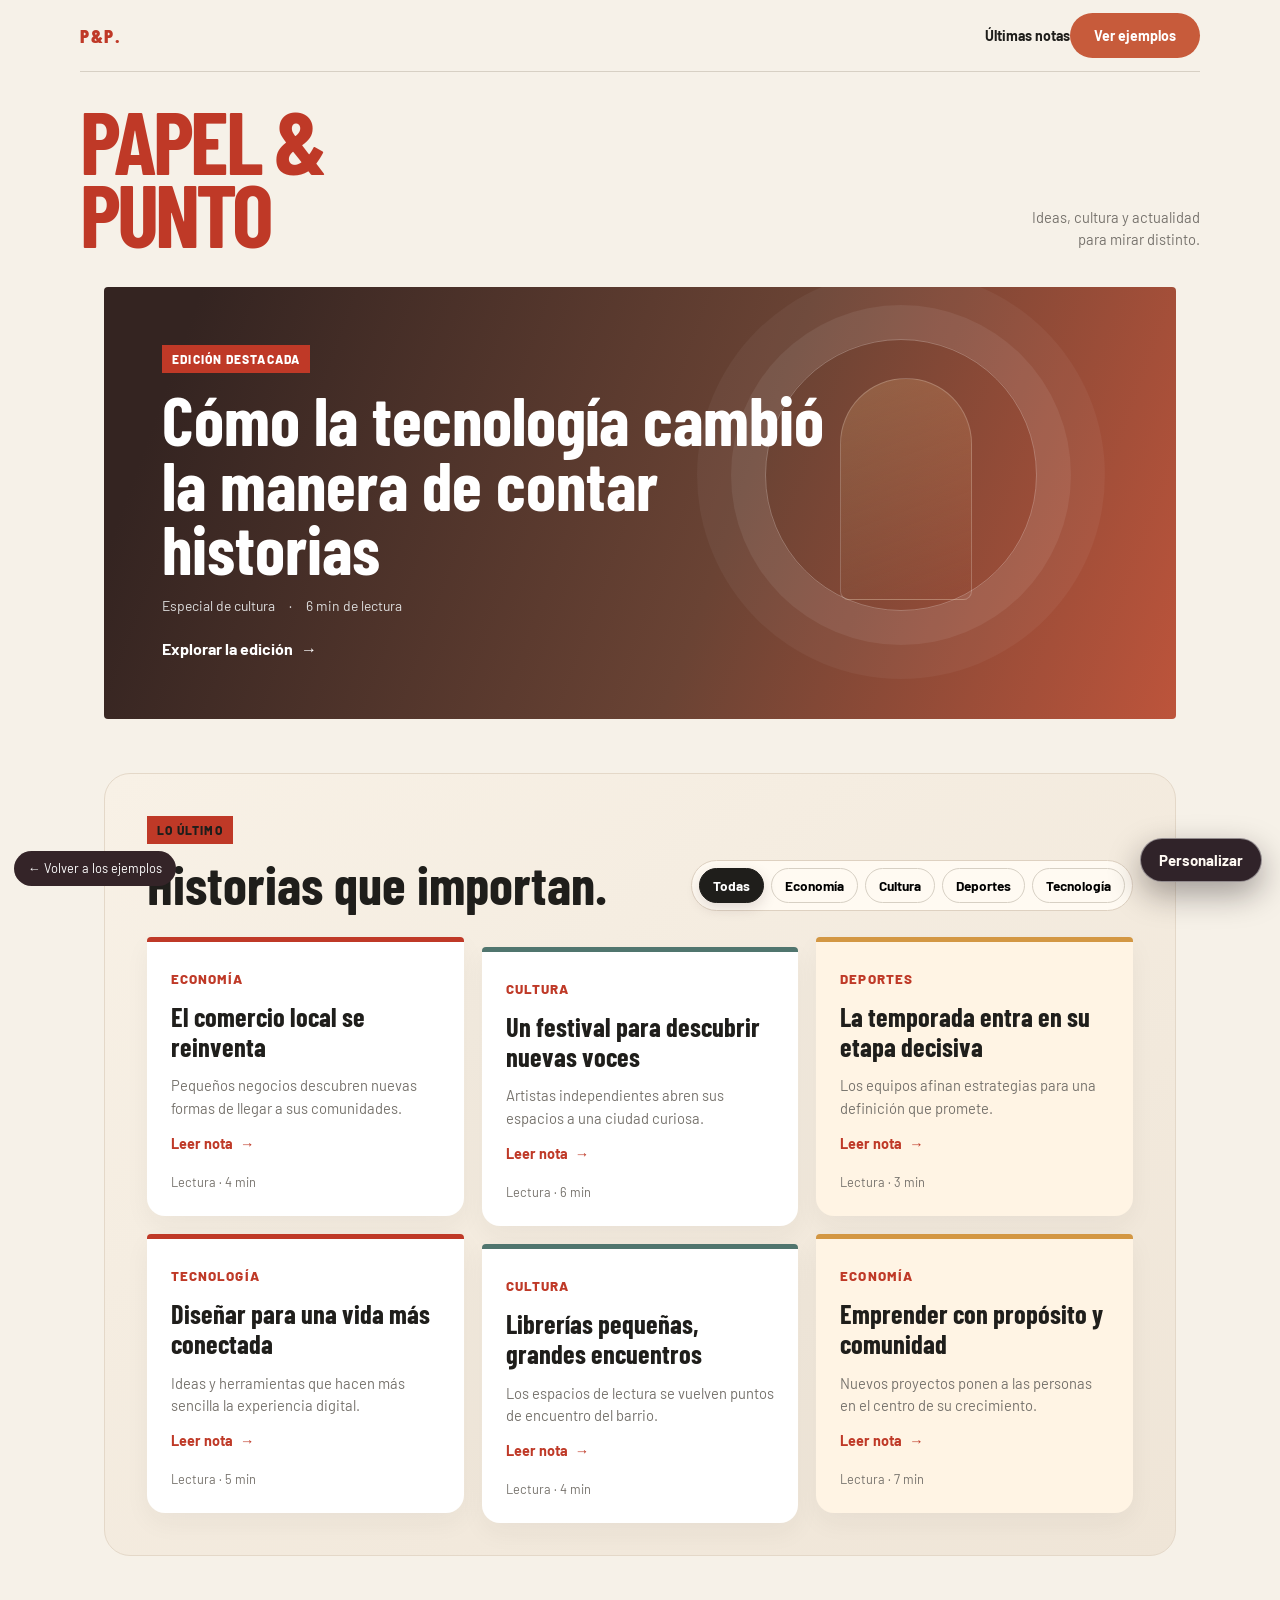
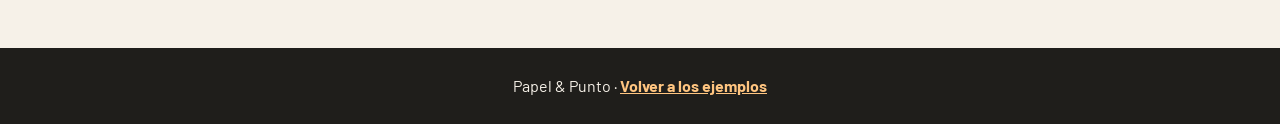
<file: blog.html>
<!DOCTYPE html>
<html lang="es">
<head>
  <meta charset="utf-8">
  <meta name="viewport" content="width=device-width, initial-scale=1">
  <meta name="description" content="Ejemplo de revista digital con notas y filtros por tema.">
  <title>Papel &amp; Punto | Ideas para entender lo que pasa</title>
  <link rel="stylesheet" href="base.css">
  <link rel="stylesheet" href="editor.css">
  <script src="editor.js" defer></script>
  <style>
    /* Colores principales: cambiá estos valores */
    :root{
      --bg:#f6f1e8;
      --surface:#fff;
      --text:#1f1e1b;
      --muted:#77736d;
      --accent:#bf3927;
      --accent-2:#d39743;
      --line:#d7d0c4;
      --radius:18px;
      --hero-bg:#342421;
      --editorial:var(--accent);
      --paper:var(--bg);
      --ink:var(--text);
    }
    body{background:var(--bg);color:var(--text)}
    .masthead{padding:0 max(5%,calc((100% - 1120px)/2));background:var(--bg)}
    .masthead nav{position:static;padding:13px 0;background:transparent;backdrop-filter:none;border-bottom:1px solid #d7d0c4}
    .masthead nav a{margin:0;color:var(--ink);text-decoration:none;font-size:.88rem}
    .masthead nav .brand{font:800 1.2rem 'Barlow Condensed';letter-spacing:.08em}
    .masthead nav .brand span{color:var(--editorial)}
    .masthead .section-link{font-weight:700}
    .brandline{padding:32px 0 25px;display:flex;align-items:end;justify-content:space-between;gap:15px}
    .brandline h1{font-size:clamp(48px,8vw,88px);line-height:.83;letter-spacing:-.04em}
    .brandline h1 span{color:var(--editorial)}
    .brandline p{max-width:230px;color:var(--muted);font-size:.92rem;text-align:right}
    .editorial-main{max-width:1120px;margin:auto;padding:12px 24px 76px}
    .editorial-feature{position:relative;min-height:370px;overflow:hidden;padding:clamp(28px,6vw,58px);display:flex;align-items:end;border-radius:4px;background:linear-gradient(110deg,#342421 8%,#6a4334 58%,#bd543b);color:#fff}
    .editorial-feature:before{content:"";position:absolute;width:270px;height:270px;right:13%;top:12%;border:1px solid #ffffff44;border-radius:50%;box-shadow:0 0 0 34px #ffffff12,0 0 0 68px #ffffff0b}
    .editorial-feature:after{content:"";position:absolute;width:130px;height:220px;right:19%;top:21%;border-radius:90px 90px 12px 12px;background:linear-gradient(160deg,#e2ad7544,#e2ad7500);border:1px solid #ffffff32}
    .feature-copy{position:relative;z-index:1;max-width:680px}
    .feature-label{display:inline-block;margin-bottom:14px;padding:5px 10px;background:var(--editorial);font-size:.75rem;font-weight:800;letter-spacing:.1em;text-transform:uppercase}
    .editorial-feature h2{font-size:clamp(38px,6vw,68px);line-height:.95}
    .feature-meta{display:flex;gap:14px;margin:15px 0 20px;color:#dedede;font-size:.87rem}
    .read-link{display:inline-flex;align-items:center;gap:8px;color:#fff;text-decoration:none;font-weight:700}
    .read-link:hover{color:#ffd27d}
    .section-heading{display:flex;align-items:end;justify-content:space-between;gap:15px;margin:48px 0 18px}
    .section-heading h2{font-size:clamp(34px,5vw,54px)}
    .story-filters{display:flex;flex-wrap:wrap;gap:7px}
    .story-filter{padding:8px 13px;border:1px solid #d7d0c4;border-radius:99px;background:transparent;font:700 .85rem Barlow;cursor:pointer;white-space:nowrap}
    .story-filter[aria-pressed=true]{border-color:var(--ink);background:var(--ink);color:#fff}
    .story-grid{display:grid;grid-template-columns:repeat(3,1fr);gap:14px}
    .story{min-height:225px;padding:22px;display:flex;flex-direction:column;justify-content:space-between;border-top:4px solid var(--editorial);background:#fff;transition:transform .2s,box-shadow .2s}
    .story:hover{transform:translateY(-4px);box-shadow:0 14px 28px #22190c12}
    .story-open{display:flex;align-items:center;gap:7px;margin-top:16px;padding:0;border:0;background:transparent;color:var(--editorial);font:700 .9rem Barlow;cursor:pointer}
    .story-open:hover{color:#7d2c20}
    .story-open:focus-visible{outline:3px solid #d39743;outline-offset:4px;border-radius:3px}
    .story-dialog{width:min(560px,calc(100% - 32px));margin:auto;padding:0;border:0;border-radius:22px;background:#fffaf2;color:var(--ink);box-shadow:0 24px 80px #1f120b55}
    .story-dialog::backdrop{background:#211714aa;backdrop-filter:blur(3px)}
    .dialog-content{padding:clamp(22px,5vw,36px)}
    .dialog-top{display:flex;align-items:center;justify-content:space-between;gap:15px}
    .dialog-close{width:40px;height:40px;border:0;border-radius:50%;background:#f1e4d7;color:var(--ink);font-size:1.35rem;cursor:pointer}
    .dialog-content h2{margin:18px 0 12px;font-size:clamp(32px,7vw,48px)}
    .dialog-summary{color:#554b43;font-size:1.08rem}
    .dialog-note{margin-top:24px;padding:12px;border-left:3px solid var(--editorial);background:#f8eee3;color:#705f50;font-size:.88rem}
    .story-dialog-open{overflow:hidden}
    .story:nth-child(3n+2){border-color:#50756e}.story:nth-child(3n){border-color:#d39743}
    .story small{color:var(--editorial);font-weight:800;text-transform:uppercase;letter-spacing:.08em}
    .story h3{margin:12px 0;font:700 1.5rem Barlow;line-height:1.15}
    .story p{color:var(--muted);font-size:.92rem}
    .story-meta{margin-top:20px;color:var(--muted);font-size:.8rem}
    .editorial-footer{padding:26px 5%;background:#1f1e1b;color:#f6f1e8;text-align:center}
    .editorial-footer a{color:#ffc580;font-weight:700}
    @media(max-width:750px){.story-grid{grid-template-columns:1fr 1fr}.section-heading{align-items:flex-start;flex-direction:column}.editorial-feature:before{right:-70px}.editorial-feature:after{right:4%}}
    @media(max-width:520px){.masthead nav .section-link{display:none}.brandline{align-items:flex-start;flex-direction:column}.brandline p{text-align:left}.story-grid{grid-template-columns:1fr}.story{min-height:180px}.editorial-main{padding:12px 5% 55px}}
    .editorial-main { padding-bottom: 92px; }
    #notas {
      margin-top: 54px;
      padding: clamp(22px, 4vw, 42px);
      border: 1px solid #e4d8c8;
      border-radius: 26px;
      background: linear-gradient(145deg, #f8f1e6, #efe5d7);
    }
    .section-heading { margin-top: 0; margin-bottom: 26px; }
    .section-heading h2 { max-width: 560px; line-height: .98; }
    .story-filters {
      padding: 7px;
      border: 1px solid #ded1c1;
      border-radius: 99px;
      background: #fffaf2;
    }
    .story-filter[aria-pressed=true] { box-shadow: 0 5px 14px #34242826; }
    .story-grid { gap: 18px; }
    .story {
      position: relative;
      min-height: 250px;
      padding: 24px;
      border-top-width: 5px;
      border-radius: 4px 4px 18px 18px;
      box-shadow: 0 10px 26px #3424280c;
    }
    .story:nth-child(3n + 2) { transform: translateY(10px); }
    .story:nth-child(3n + 2):hover { transform: translateY(4px); }
    .story:nth-child(3n) { background: #fff4e4; }
    .story h3 { font-size: 1.65rem; }
    @media(max-width:750px) {
      #notas { margin-top: 34px; padding: 22px; }
      .story:nth-child(3n + 2) { transform: none; }
    }
    @media(max-width:520px) {
      #notas { padding: 18px; border-radius: 20px; }
      .story { min-height: 190px; }
    }
  </style>
</head>
<body>
  <header class="masthead">
    <nav aria-label="Navegación principal"><a class="brand" href="#inicio">P&P<span>.</span></a><div><a class="section-link" href="#notas">Últimas notas</a><a class="btn" href="index.html">Ver ejemplos</a></div></nav>
    <div class="brandline" id="inicio"><h1>PAPEL &<br><span>PUNTO</span></h1><p>Ideas, cultura y actualidad<br>para mirar distinto.</p></div>
  </header>
  <main class="editorial-main">
    <article class="editorial-feature">
      <div class="feature-copy"><span class="feature-label">Edición destacada</span><h2>Cómo la tecnología cambió la manera de contar historias</h2><div class="feature-meta"><span>Especial de cultura</span><span>·</span><span>6 min de lectura</span></div><a class="read-link" href="#notas">Explorar la edición <span aria-hidden="true">→</span></a></div>
    </article>
    <section id="notas">
      <div class="section-heading"><div><p class="feature-label">Lo último</p><h2>Historias que importan.</h2></div><div class="story-filters" id="story-filters" role="group" aria-label="Filtrar notas"></div></div>
      <div class="story-grid" id="story-grid"></div>
    </section>
  </main>
  <dialog class="story-dialog" id="story-dialog" aria-labelledby="dialog-title">
    <div class="dialog-content">
      <div class="dialog-top"><span class="feature-label" id="dialog-category"></span><button class="dialog-close" id="dialog-close" type="button" aria-label="Cerrar nota">×</button></div>
      <h2 id="dialog-title"></h2>
      <p class="dialog-summary" id="dialog-summary"></p>
      <p class="dialog-note">Vista previa editorial: esta nota y su contenido son ejemplos ilustrativos.</p>
    </div>
  </dialog>
  <footer class="editorial-footer">Papel & Punto · <a href="index.html">Volver a los ejemplos</a></footer>
  <script>
    // EDITÁ ACÁ: notas de ejemplo.
    const stories=[
      {category:"Economía",title:"El comercio local se reinventa",description:"Pequeños negocios descubren nuevas formas de llegar a sus comunidades.",time:"4 min"},
      {category:"Cultura",title:"Un festival para descubrir nuevas voces",description:"Artistas independientes abren sus espacios a una ciudad curiosa.",time:"6 min"},
      {category:"Deportes",title:"La temporada entra en su etapa decisiva",description:"Los equipos afinan estrategias para una definición que promete.",time:"3 min"},
      {category:"Tecnología",title:"Diseñar para una vida más conectada",description:"Ideas y herramientas que hacen más sencilla la experiencia digital.",time:"5 min"},
      {category:"Cultura",title:"Librerías pequeñas, grandes encuentros",description:"Los espacios de lectura se vuelven puntos de encuentro del barrio.",time:"4 min"},
      {category:"Economía",title:"Emprender con propósito y comunidad",description:"Nuevos proyectos ponen a las personas en el centro de su crecimiento.",time:"7 min"}
    ];
    let activeStoryFilter="Todas";
    const filters=["Todas",...new Set(stories.map(story=>story.category))];
    const filterContainer=document.getElementById("story-filters");
    const grid=document.getElementById("story-grid");
    let previousStoryButton=null;
    function renderStories(){
      filterContainer.innerHTML=filters.map(filter=>`<button class="story-filter" type="button" data-filter="${filter}" aria-pressed="${activeStoryFilter===filter}">${filter}</button>`).join("");
      const visible=stories.filter(story=>activeStoryFilter==="Todas"||story.category===activeStoryFilter);
      grid.innerHTML=visible.map(story=>`<article class="story"><div><small>${story.category}</small><h3>${story.title}</h3><p>${story.description}</p><button class="story-open" type="button" data-story="${stories.indexOf(story)}">Leer nota <span aria-hidden="true">→</span></button></div><div class="story-meta">Lectura · ${story.time}</div></article>`).join("");
    }
    filterContainer.addEventListener("click",event=>{const button=event.target.closest("[data-filter]");if(!button)return;activeStoryFilter=button.dataset.filter;renderStories();filterContainer.querySelector('[aria-pressed="true"]')?.focus()});
    const storyDialog=document.getElementById("story-dialog");
    const closeStoryDialog=()=>storyDialog.close();
    grid.addEventListener("click",event=>{
      const button=event.target.closest("[data-story]");
      if(!button)return;
      const story=stories[Number(button.dataset.story)];
      previousStoryButton=button;
      document.getElementById("dialog-category").textContent=story.category;
      document.getElementById("dialog-title").textContent=story.title;
      document.getElementById("dialog-summary").textContent=story.description;
      storyDialog.showModal();
    });
    document.getElementById("dialog-close").addEventListener("click",closeStoryDialog);
    storyDialog.addEventListener("close",()=>previousStoryButton?.focus());
    renderStories();
  </script>
  <a class="back" href="index.html">← Volver a los ejemplos</a>
</body>
</html>
</file>
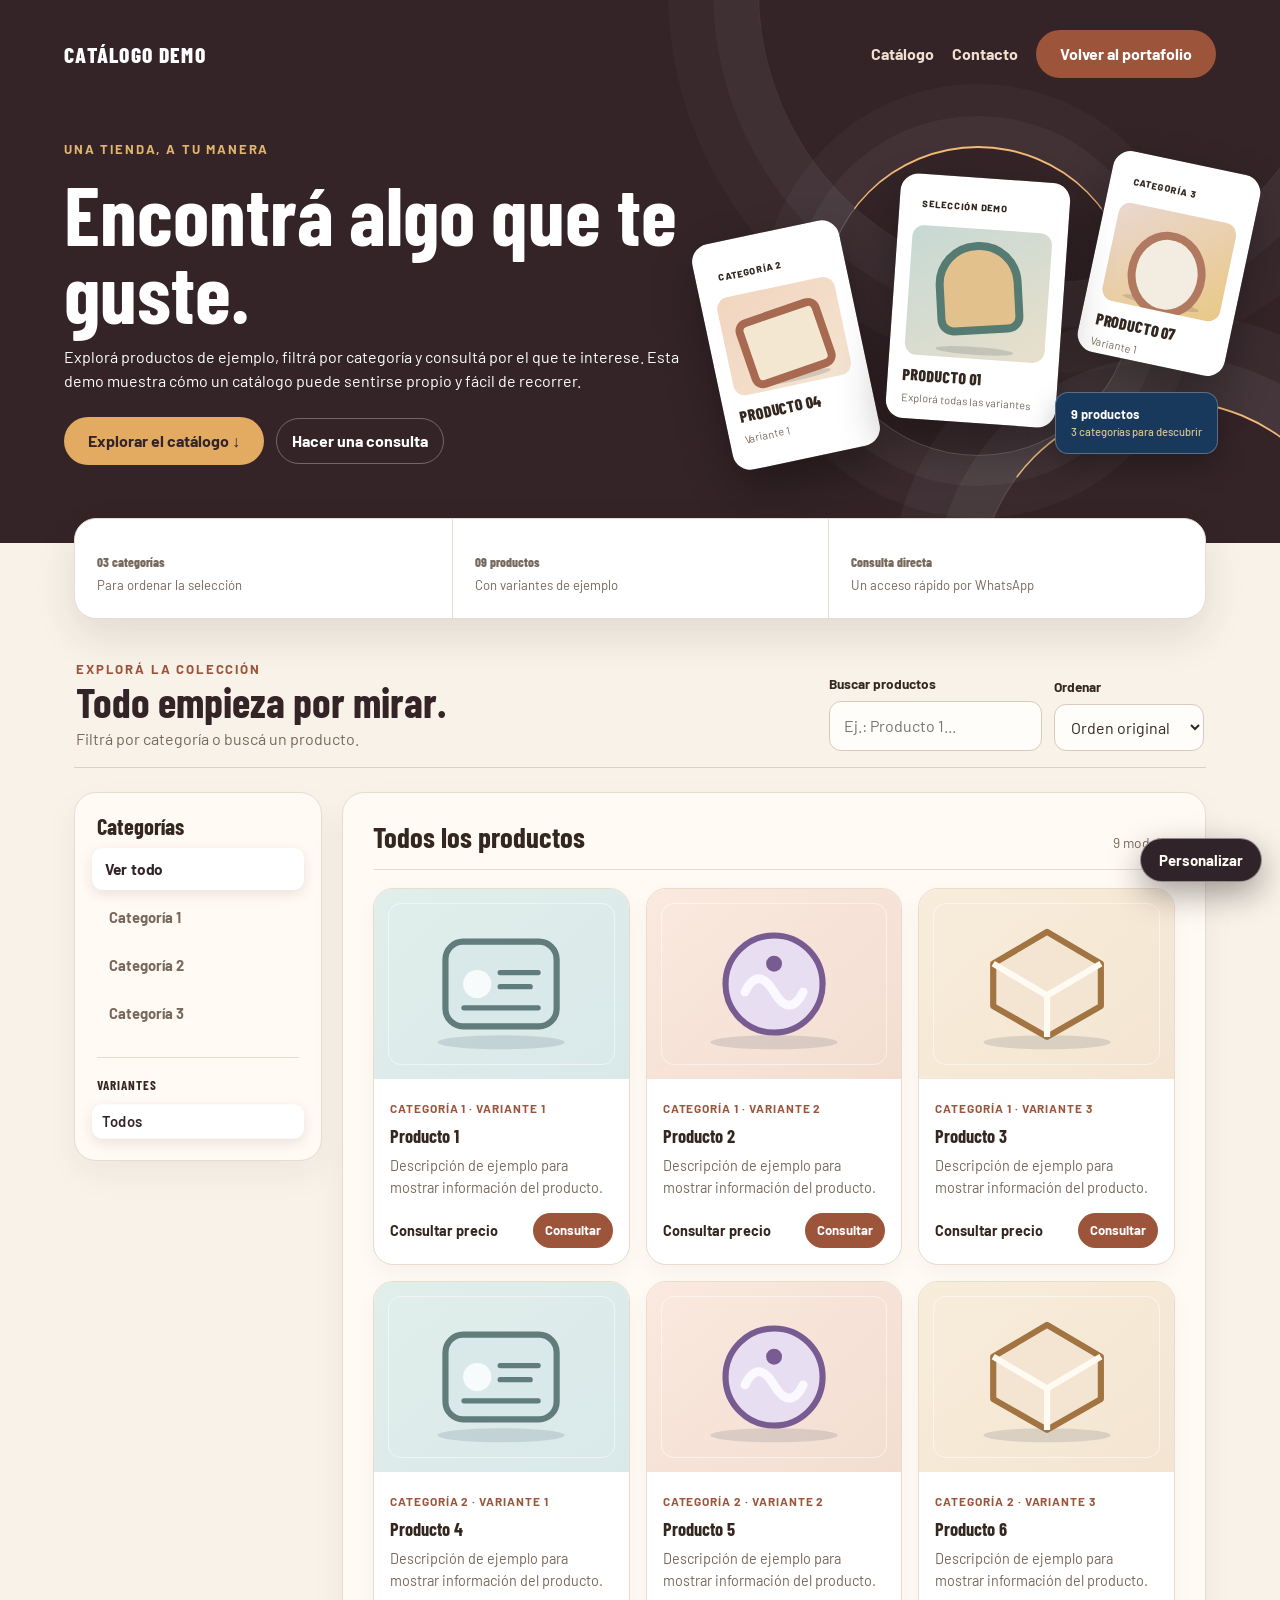
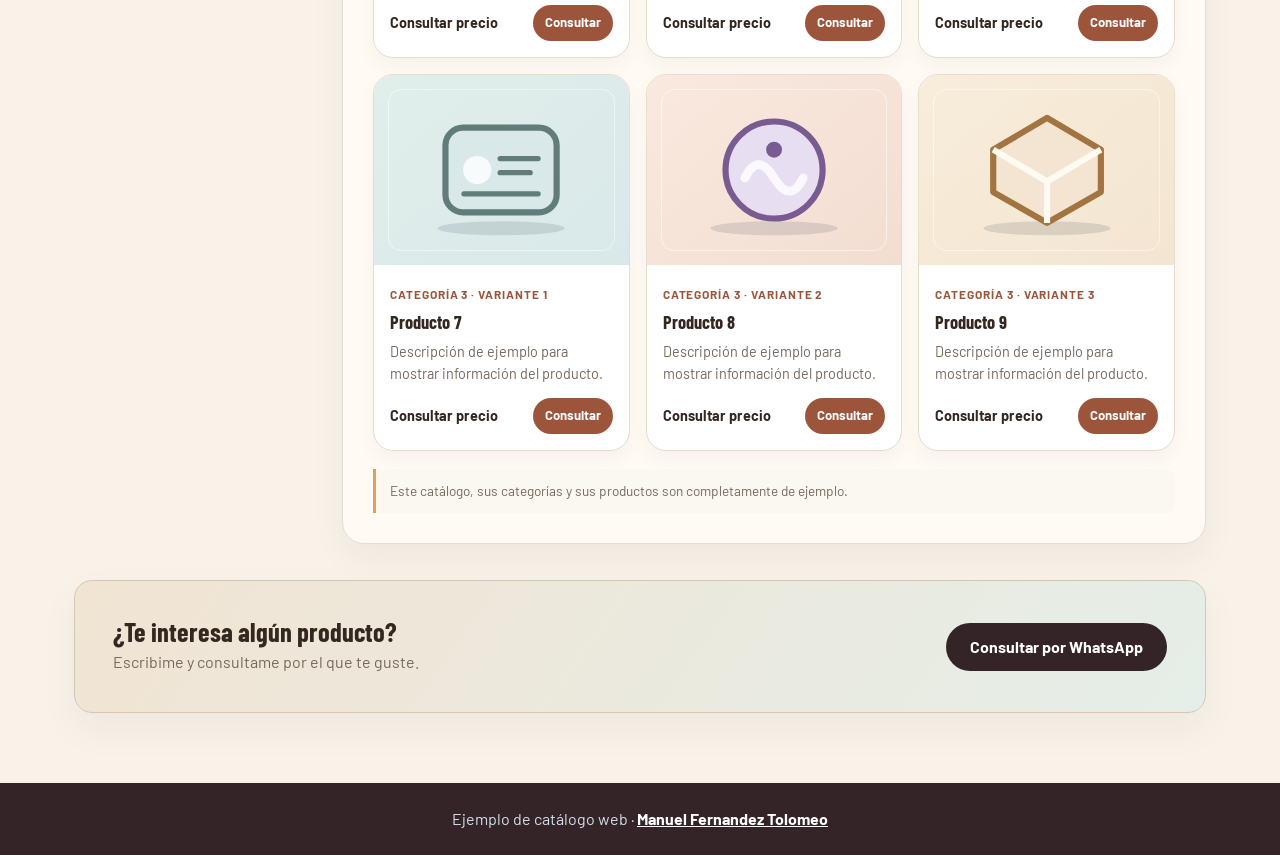
<file: catalogo.html>
<!DOCTYPE html>
<html lang="es">
<head>
  <meta charset="utf-8">
  <meta name="viewport" content="width=device-width, initial-scale=1">
  <meta name="description" content="Ejemplo genérico de catálogo interactivo con categorías, filtros y consultas por WhatsApp.">
  <meta name="theme-color" content="#342428">
  <title>Catálogo Demo | Ejemplo de tienda</title>
  <link rel="stylesheet" href="base.css">
  <link rel="stylesheet" href="editor.css">
  <script src="editor.js" defer></script>
  <style>
    /* Colores principales: cambiá estos valores */
    :root {
      --bg: #f8f2e8;
      --surface: #fffaf3;
      --text: #342720;
      --muted: #77685c;
      --accent: #9c543b;
      --accent-2: #dba15d;
      --line: #e6ddd1;
      --radius: 18px;
      --hero-bg: #342428;
      --brand-dark: #342428;
      --catalog-ink: var(--text);
      --catalog-muted: var(--muted);
      --catalog-line: var(--line);
      --catalog-bg: var(--bg);
      --catalog-accent: var(--accent-2);
    }

    body { background: var(--bg); color: var(--text); }
    .catalog-header {
      position: relative;
      overflow: hidden;
      padding: 18px max(5%, calc((100% - 1180px) / 2)) 62px;
      background: var(--brand-dark);
      color: #fff;
    }
    .catalog-header::before {
      content: "";
      position: absolute;
      width: 580px;
      height: 580px;
      top: -300px;
      right: -60px;
      border: 1px solid #ffffff15;
      border-top: 2px solid #f4bb78;
      border-top-color: #f4bb78;
      border-radius: 50%;
      box-shadow: 0 0 0 45px #ffffff08, 0 0 0 90px #ffffff06;
    }
    .catalog-top {
      position: relative;
      z-index: 1;
      display: flex;
      align-items: center;
      justify-content: space-between;
      gap: 20px;
      padding: 12px 0 42px;
    }
    .catalog-brand {
      color: #fff;
      font: 800 1.35rem 'Barlow Condensed', sans-serif;
      letter-spacing: .06em;
      text-decoration: none;
    }
    .catalog-top-links { position: static; z-index: auto; padding: 0; display: flex; align-items: center; gap: 18px; background: transparent; backdrop-filter: none; }
    .catalog-top-links a { margin-left: 0; }
    .catalog-top-links a:not(.btn) { color: #f2dfcf; font-weight: 700; text-decoration: none; }
    .catalog-top-links .btn { background: var(--accent); }
    .catalog-top-links .btn:hover { background: #b96545; }
    .catalog-hero-layout { position: relative; z-index: 1; display: grid; grid-template-columns: minmax(0, 1.15fr) minmax(300px, .85fr); align-items: center; gap: 30px; }
    .catalog-intro { position: relative; z-index: 1; max-width: 720px; padding: 20px 0 16px; }
    .catalog-kicker { color: #e0b56d; font-size: .82rem; font-weight: 700; letter-spacing: .14em; text-transform: uppercase; }
    .catalog-intro h1 { margin: 14px 0; font-size: clamp(44px, 8vw, 82px); line-height: .96; }
    .catalog-intro p:last-child { max-width: 590px; color: #ecd9c9; font-size: 1.08rem; }
    .catalog-actions { display: flex; flex-wrap: wrap; align-items: center; gap: 12px; margin-top: 24px; }
    .catalog-actions .btn { background: #e3aa62; color: #342428 !important; }
    .catalog-secondary { padding: 10px 15px; border: 1px solid #ffffff4d; border-radius: 99px; color: #fff; font-weight: 700; text-decoration: none; }
    .catalog-secondary:hover { background: #ffffff12; }
    .catalog-visual { position: relative; min-height: 340px; display: grid; place-items: center; }
    .visual-orbit { position: absolute; width: 310px; aspect-ratio: 1; border: 1px solid #ffffff35; border-top: 2px solid #f4bb78; border-radius: 50%; box-shadow: 0 0 0 30px #ffffff0a, 0 0 0 62px #ffffff07; }
    .visual-product {
      position: absolute;
      width: 185px;
      height: 230px;
      padding: 14px;
      border: 1px solid #ffffff9e;
      border-radius: 18px;
      appearance: none;
      background: #fff;
      box-shadow: 0 22px 48px #0005;
      color: var(--catalog-ink);
      cursor: pointer;
      font: inherit;
      text-align: left;
      transition: translate .34s ease, scale .34s ease, box-shadow .28s ease, opacity .28s ease;
    }
    .visual-product:focus-visible { outline: 3px solid #f4bb78; outline-offset: 4px; }
    .visual-product[aria-pressed="true"] { z-index: 4; scale: 1.08; opacity: 1; box-shadow: 0 28px 56px #0007; }
    .visual-product.main { z-index: 1; left: 50%; width: 170px; height: 245px; transform: translateX(-50%) rotate(4deg); }
    .visual-product.side { width: 150px; height: 205px; right: -28px; top: 30px; transform: rotate(12deg); }
    .visual-product.rear-card { width: 150px; left: -28px; bottom: 11px; transform: rotate(-12deg); }
    .visual-tag { display: inline-block; padding: 4px 8px; border-radius: 99px; background: #fff; color: var(--catalog-ink); font-size: .58rem; font-weight: 800; letter-spacing: .1em; }
    .visual-shape { position: relative; display: block; width: 100%; height: 130px; margin: 10px 0; overflow: hidden; border-radius: 12px; background: linear-gradient(145deg, #c6d9d4, #e8dfcb); }
    .visual-shape::before { content: ""; position: absolute; z-index: 1; width: 74px; height: 91px; left: 50%; top: 20px; border: 8px solid #557b72; border-radius: 42px 42px 16px 16px; background: #e3c18d; transform: translateX(-50%) rotate(-7deg); }
    .visual-shape::after { content: ""; position: absolute; z-index: 0; width: 78px; height: 8px; left: 50%; bottom: 4px; border-radius: 50%; background: #17243a25; transform: translateX(-50%); }
    .visual-product.main .visual-shape::before { width: 70px; height: 76px; top: 13px; }
    .visual-product.side .visual-shape { height: 100px; background: linear-gradient(145deg, #ead7d0, #e9c886); }
    .visual-product.side .visual-shape::before { width: 62px; height: 70px; border-color: #b27961; border-radius: 50%; background: #f3ece1; }
    .visual-product.rear-card .visual-shape { height: 100px; background: linear-gradient(145deg, #f1d5bf, #f4e3d1); }
    .visual-product.rear-card .visual-shape::before { width: 72px; height: 56px; top: 21px; border-color: #a76a50; border-radius: 12px; background: #f3e7d2; }
    .visual-product strong { display: block; font: 800 1rem 'Barlow Condensed', sans-serif; }
    .visual-product small { color: var(--catalog-muted); font-size: .68rem; }
    .visual-float {
      position: absolute;
      z-index: 2;
      right: -2px;
      bottom: 17px;
      padding: 12px 15px;
      border: 1px solid #ffffff45;
      border-radius: 13px;
      background: #18395b;
      color: #fff;
      box-shadow: 0 12px 28px #0004;
      font-size: .8rem;
      font-weight: 700;
    }
    .visual-float span { display: block; color: #d8c08f; font-size: .7rem; font-weight: 500; }
    .catalog-header::after {
      content: "";
      position: absolute;
      width: 380px;
      height: 380px;
      right: -80px;
      bottom: -240px;
      border: 1px solid #ffffff26;
      border-top: 2px solid #f4bb78;
      border-radius: 50%;
      box-shadow: 0 0 0 44px #ffffff0c, 0 0 0 88px #ffffff09;
    }
    .catalog-main { max-width: 1180px; margin: 0 auto; padding: 0 24px 70px; }
    .catalog-highlights {
      position: relative;
      z-index: 2;
      display: grid;
      grid-template-columns: repeat(3, 1fr);
      margin: -25px 0 36px;
      border: 1px solid var(--catalog-line);
      border-radius: 17px;
      background: #fff;
      box-shadow: 0 15px 34px #17243a12;
    }
    .catalog-highlight { padding: 18px 22px; }
    .catalog-highlight + .catalog-highlight { border-left: 1px solid var(--catalog-line); }
    .catalog-highlight strong { display: block; color: var(--brand-dark); font: 800 1.45rem 'Barlow Condensed', sans-serif; }
    .catalog-highlight span { color: var(--catalog-muted); font-size: .82rem; }
    .catalog-toolbar { display: flex; align-items: end; justify-content: space-between; gap: 20px; margin-bottom: 24px; }
    .catalog-toolbar h2 { font-size: clamp(30px, 4vw, 42px); }
    .catalog-toolbar p { color: var(--catalog-muted); margin-top: 5px; }
    .catalog-controls { display: flex; align-items: end; gap: 12px; }
    .catalog-search { width: min(100%, 330px); }
    .catalog-search label { display: block; margin-bottom: 6px; font-size: .85rem; font-weight: 700; }
    .catalog-search input {
      width: 100%;
      padding: 12px 14px;
      border: 1px solid #d8cbbd;
      border-radius: 12px;
      background: #fffdf9;
      color: var(--catalog-ink);
      font: inherit;
    }
    .catalog-sort { display: grid; gap: 6px; min-width: 150px; }
    .catalog-sort label { font-size: .85rem; font-weight: 700; }
    .catalog-sort select { padding: 12px; border: 1px solid #d8cbbd; border-radius: 12px; background: #fffdf9; color: var(--catalog-ink); font: inherit; }
    .catalog-search input:focus-visible, .category-button:focus-visible, .subcat-button:focus-visible, .product-link:focus-visible {
      outline: 3px solid #c46c48;
      outline-offset: 3px;
    }
    .catalog-layout { min-width: 0; display: grid; grid-template-columns: 248px minmax(0, 1fr); align-items: start; gap: 24px; }
    .catalog-sidebar, .catalog-products {
      min-width: 0;
      border: 1px solid var(--catalog-line);
      border-radius: 20px;
      background: #fff;
      box-shadow: 0 12px 30px #17243a0d;
    }
    .catalog-sidebar { padding: 20px; }
    .catalog-sidebar h3 { margin-bottom: 12px; font-size: 1.4rem; }
    .category-list { display: grid; gap: 8px; }
    .category-button, .subcat-button {
      width: 100%;
      padding: 11px 12px;
      border: 0;
      border-radius: 10px;
      background: transparent;
      color: var(--catalog-muted);
      cursor: pointer;
      font: 700 .92rem Barlow, sans-serif;
      text-align: left;
      transition: background .2s, color .2s, transform .2s;
    }
    .category-button:hover, .subcat-button:hover { background: #f8ece0; color: var(--brand-dark); }
    .category-button[aria-pressed="true"], .subcat-button[aria-pressed="true"] { background: #fff; color: var(--brand-dark); box-shadow: 0 4px 12px #3424281c; transform: scale(1.05); }
    .subcategory-block { margin-top: 24px; border-top: 1px solid var(--catalog-line); padding-top: 18px; }
    .subcategory-block h4 { margin-bottom: 9px; font-size: .82rem; letter-spacing: .08em; text-transform: uppercase; }
    .subcategory-list { display: grid; gap: 4px; }
    .subcat-button { padding: 8px 10px; font-size: .88rem; font-weight: 600; }
    .catalog-products { min-height: 390px; padding: 20px; }
    .products-heading { display: flex; align-items: baseline; justify-content: space-between; gap: 16px; padding-bottom: 16px; border-bottom: 1px solid var(--catalog-line); }
    .products-heading h3 { font-size: 1.8rem; }
    .products-count { color: var(--catalog-muted); font-size: .86rem; white-space: nowrap; }
    .product-grid { display: grid; grid-template-columns: repeat(auto-fill, minmax(min(100%, 220px), 1fr)); gap: 16px; padding-top: 18px; }
    .product-card { overflow: hidden; border: 1px solid var(--catalog-line); border-radius: 16px; background: #fff; transition: transform .2s, box-shadow .2s, border-color .2s; }
    .product-card:hover { transform: translateY(-4px); box-shadow: 0 12px 24px #17243a12; }
    .product-card:nth-child(3n+2) .product-art { background: linear-gradient(140deg, #fae9df, #f3ddd1); }
    .product-card:nth-child(3n) .product-art { background: linear-gradient(140deg, #f8eddb, #f3e5d1); }
    .product-art { display: grid; place-items: center; height: 190px; overflow: hidden; background: linear-gradient(140deg, #e1efeb, #d9e8e9); }
    .product-art svg { width: min(88%, 260px); height: 150px; }
    .product-info { padding: 16px; }
    .product-category { color: var(--accent); font-size: .74rem; font-weight: 700; letter-spacing: .08em; text-transform: uppercase; }
    .product-info h4 { margin: 6px 0; font: 700 1.15rem Barlow, sans-serif; line-height: 1.3; }
    .product-info p { min-height: 42px; color: var(--catalog-muted); font-size: .9rem; }
    .product-bottom { display: flex; align-items: center; justify-content: space-between; gap: 10px; margin-top: 14px; }
    .product-price { color: var(--catalog-ink); font-size: .9rem; font-weight: 700; }
    .product-link { padding: 8px 12px; border-radius: 99px; background: var(--accent); color: #fff; font-size: .82rem; font-weight: 700; text-decoration: none; white-space: nowrap; }
    .product-link:hover { background: #753b32; }
    .catalog-empty { grid-column: 1 / -1; padding: 52px 18px; color: var(--catalog-muted); text-align: center; }
    .catalog-empty strong { display: block; margin-bottom: 7px; color: var(--catalog-ink); font-size: 1.2rem; }
    .catalog-note { margin-top: 18px; color: var(--catalog-muted); font-size: .85rem; }
    .catalog-contact {
      margin-top: 30px;
      padding: 24px;
      border-radius: 18px;
      background: #e7eeea;
      display: flex;
      align-items: center;
      justify-content: space-between;
      gap: 18px;
    }
    .catalog-contact h2 { margin-bottom: 4px; font-size: 1.65rem; }
    .catalog-contact p { color: var(--catalog-muted); }
    .catalog-contact .btn { flex-shrink: 0; background: var(--brand-dark); }
    .catalog-note { padding: 12px 14px; border-left: 3px solid var(--catalog-accent); border-radius: 0 9px 9px 0; background: #fbf8f1; }
    .catalog-footer { padding: 24px; background: var(--brand-dark); color: #d4dfeb; text-align: center; }
    .catalog-footer a { color: #fff; font-weight: 700; }
    @media (max-width: 760px) {
      .catalog-header { padding: 12px 6% 34px; }
      .catalog-top { padding-bottom: 25px; }
      .catalog-top-links a:not(.btn) { display: none; }
      .catalog-top-links .btn { padding: 10px 16px; font-size: .9rem; }
      .catalog-hero-layout { grid-template-columns: 1fr; gap: 0; }
      .catalog-intro { padding-bottom: 4px; }
      .catalog-visual { min-height: 285px; max-width: 430px; width: 100%; margin: 0 auto; }
      .visual-orbit { width: 250px; }
      .visual-product.main { left: 50%; width: 175px; height: 220px; }
      .visual-product.side, .visual-product.rear-card { width: 135px; height: 180px; }
      .visual-shape { height: 108px; }
      .catalog-main { padding: 0 5% 56px; }
      .catalog-highlights { margin-top: -18px; }
      .catalog-highlight { padding: 14px 12px; }
      .catalog-highlight strong { font-size: 1.2rem; }
      .catalog-highlight span { font-size: .72rem; }
      .catalog-toolbar { align-items: stretch; flex-direction: column; }
      .catalog-controls { align-items: stretch; flex-direction: column; }
      .catalog-search { width: 100%; }
      .catalog-layout { grid-template-columns: 1fr; gap: 14px; }
      .catalog-sidebar { padding: 16px; }
      .category-list { display: flex; overflow-x: auto; margin: 0 -3px; padding: 0 3px 4px; }
      .category-button { width: auto; flex: 0 0 auto; }
      .subcategory-block { margin-top: 12px; padding-top: 13px; }
      .subcategory-list { display: flex; overflow-x: auto; }
      .subcat-button { width: auto; flex: 0 0 auto; white-space: nowrap; }
      .catalog-products { padding: 15px; }
      .catalog-contact { align-items: flex-start; flex-direction: column; }
    }
    @media (max-width: 480px) {
      .catalog-highlights { grid-template-columns: 1fr; }
      .catalog-highlight { padding: 11px 15px; }
      .catalog-highlight + .catalog-highlight { border-top: 1px solid var(--catalog-line); border-left: 0; }
      .catalog-highlight strong, .catalog-highlight span { display: inline; }
      .catalog-highlight span::before { content: " · "; }
      .catalog-visual { min-height: 250px; }
      .visual-product.side, .visual-product.rear-card { display: none; }
      .visual-product.main { z-index: 1; left: 50%; width: 180px; height: 220px; transform: translateX(-50%) rotate(4deg); }
      .visual-shape { height: 96px; }
      .visual-product.main .visual-shape::before { width: 62px; height: 60px; top: 13px; border-width: 6px; }
      .visual-float { display: none; }
      .products-heading { align-items: flex-start; flex-direction: column; gap: 3px; }
    }
    @media (prefers-reduced-motion: reduce) {
      *, *::before, *::after { scroll-behavior: auto !important; transition-duration: .01ms !important; }
    }
    .catalog-highlights {
      border-radius: 22px;
      box-shadow: 0 18px 42px #3424281c;
    }
    .catalog-highlight {
      position: relative;
      padding-top: 22px;
      padding-bottom: 22px;
    }
    .catalog-highlight strong { font-size: 1.65rem; }
    .catalog-toolbar {
      margin-top: 8px;
      padding: 0 2px 16px;
      border-bottom: 1px solid #dfd1c2;
    }
    .catalog-toolbar h2 { color: var(--brand-dark); }
    .catalog-layout { align-items: start; gap: 20px; }
    .catalog-sidebar,
    .catalog-products {
      border: 1px solid #e6ddd1;
      border-radius: 22px;
      background: #fffaf3;
      box-shadow: 0 14px 34px #3424280d;
    }
    .catalog-sidebar { padding: 22px; }
    .catalog-products { padding: clamp(18px, 3vw, 30px); }
    .product-card {
      border-color: #e8dccb;
      border-radius: 20px;
      box-shadow: 0 8px 20px #3424280a;
    }
    .product-card:hover { box-shadow: 0 18px 34px #3424281b; }
    .product-art { position: relative; }
    .product-art::after {
      content: "";
      position: absolute;
      inset: 14px;
      border: 1px solid #ffffff85;
      border-radius: 13px;
      pointer-events: none;
    }
    .catalog-contact {
      margin-top: 36px;
      padding: clamp(24px, 4vw, 38px);
      border: 1px solid #d6c7b5;
      background: linear-gradient(125deg, #f1e4d3, #e5eee8);
      box-shadow: 0 16px 38px #3424280d;
    }
    @media (max-width: 760px) {
      .catalog-sidebar { padding: 16px; }
      .catalog-toolbar { margin-top: 0; }
    }
  </style>
</head>
<body>
  <header class="catalog-header">
    <div class="catalog-top">
      <a class="catalog-brand" href="#inicio">CATÁLOGO DEMO</a>
      <nav class="catalog-top-links" aria-label="Navegación principal">
        <a href="#catalogo">Catálogo</a>
        <a href="#contacto">Contacto</a>
        <a class="btn" href="index.html">Volver al portafolio</a>
      </nav>
    </div>
    <div class="catalog-hero-layout" id="inicio">
      <div class="catalog-intro">
        <p class="catalog-kicker">Una tienda, a tu manera</p>
        <h1>Encontrá algo que te guste.</h1>
        <p>Explorá productos de ejemplo, filtrá por categoría y consultá por el que te interese. Esta demo muestra cómo un catálogo puede sentirse propio y fácil de recorrer.</p>
        <div class="catalog-actions"><a class="btn" href="#catalogo">Explorar el catálogo <span aria-hidden="true">↓</span></a><a class="catalog-secondary" href="#contacto">Hacer una consulta</a></div>
      </div>
      <div class="catalog-visual" aria-label="Productos destacados; seleccioná uno para filtrar el catálogo">
        <div class="visual-orbit" aria-hidden="true"></div>
        <button class="visual-product rear-card" type="button" data-hero-category="categoria-2" aria-pressed="false" aria-label="Filtrar por Categoría 2"><span class="visual-tag">CATEGORÍA 2</span><span class="visual-shape" aria-hidden="true"></span><strong>PRODUCTO 04</strong><small>Variante 1</small></button>
        <button class="visual-product side" type="button" data-hero-category="categoria-3" aria-pressed="false" aria-label="Filtrar por Categoría 3"><span class="visual-tag">CATEGORÍA 3</span><span class="visual-shape" aria-hidden="true"></span><strong>PRODUCTO 07</strong><small>Variante 1</small></button>
        <button class="visual-product main" type="button" data-hero-category="categoria-1" aria-pressed="false" aria-label="Filtrar por Categoría 1"><span class="visual-tag">SELECCIÓN DEMO</span><span class="visual-shape" aria-hidden="true"></span><strong>PRODUCTO 01</strong><small>Explorá todas las variantes</small></button>
        <div class="visual-float" aria-hidden="true">9 productos<span>3 categorías para descubrir</span></div>
      </div>
    </div>
  </header>

  <main class="catalog-main" id="catalogo">
    <div class="catalog-highlights" aria-label="Características del catálogo">
      <div class="catalog-highlight"><strong>03 categorías</strong><span>Para ordenar la selección</span></div>
      <div class="catalog-highlight"><strong>09 productos</strong><span>Con variantes de ejemplo</span></div>
      <div class="catalog-highlight"><strong>Consulta directa</strong><span>Un acceso rápido por WhatsApp</span></div>
    </div>
    <div class="catalog-toolbar">
      <div>
        <p class="catalog-kicker" style="color:var(--accent)">EXPLORÁ LA COLECCIÓN</p>
        <h2>Todo empieza por mirar.</h2>
        <p>Filtrá por categoría o buscá un producto.</p>
      </div>
      <div class="catalog-controls">
        <div class="catalog-search">
          <label for="catalog-search-input">Buscar productos</label>
          <input id="catalog-search-input" type="search" placeholder="Ej.: Producto 1..." autocomplete="off">
        </div>
        <div class="catalog-sort">
          <label for="catalog-sort-select">Ordenar</label>
          <select id="catalog-sort-select">
            <option value="default">Orden original</option>
            <option value="name-asc">Nombre: A a Z</option>
            <option value="name-desc">Nombre: Z a A</option>
          </select>
        </div>
      </div>
    </div>

    <div class="catalog-layout">
      <aside class="catalog-sidebar" aria-label="Filtros del catálogo">
        <h3>Categorías</h3>
        <div class="category-list" id="category-list" role="group" aria-label="Categorías principales"></div>
        <div class="subcategory-block">
          <h4>Variantes</h4>
          <div class="subcategory-list" id="subcategory-list" role="group" aria-label="Variantes de productos"></div>
        </div>
      </aside>

      <section class="catalog-products" aria-labelledby="products-heading">
        <div class="products-heading">
          <h3 id="products-heading">Todos los productos</h3>
          <span class="products-count" id="products-count" aria-live="polite"></span>
        </div>
        <div class="product-grid" id="product-grid"></div>
        <p class="catalog-note">Este catálogo, sus categorías y sus productos son completamente de ejemplo.</p>
      </section>
    </div>

    <section class="catalog-contact" id="contacto">
      <div>
        <h2>¿Te interesa algún producto?</h2>
        <p>Escribime y consultame por el que te guste.</p>
      </div>
      <a class="btn" href="https://wa.me/5492234371575?text=Hola%2C%20vi%20el%20ejemplo%20de%20cat%C3%A1logo%20de%20tu%20portafolio">Consultar por WhatsApp</a>
    </section>
  </main>

  <footer class="catalog-footer">Ejemplo de catálogo web · <a href="mailto:manuel.f.tolomeo@gmail.com">Manuel Fernandez Tolomeo</a></footer>
  <script>
    // EDITÁ ACÁ: categorías y productos de ejemplo.
    const categories = [
      { id: "categoria-1", name: "Categoría 1", types: ["Todos", "Variante 1", "Variante 2", "Variante 3"] },
      { id: "categoria-2", name: "Categoría 2", types: ["Todos", "Variante 1", "Variante 2", "Variante 3"] },
      { id: "categoria-3", name: "Categoría 3", types: ["Todos", "Variante 1", "Variante 2", "Variante 3"] }
    ];

    const products = [
      { name: "Producto 1", category: "categoria-1", type: "Variante 1", description: "Descripción de ejemplo para mostrar información del producto.", finish: "Consultar precio", visual: 0 },
      { name: "Producto 2", category: "categoria-1", type: "Variante 2", description: "Descripción de ejemplo para mostrar información del producto.", finish: "Consultar precio", visual: 1 },
      { name: "Producto 3", category: "categoria-1", type: "Variante 3", description: "Descripción de ejemplo para mostrar información del producto.", finish: "Consultar precio", visual: 2 },
      { name: "Producto 4", category: "categoria-2", type: "Variante 1", description: "Descripción de ejemplo para mostrar información del producto.", finish: "Consultar precio", visual: 3 },
      { name: "Producto 5", category: "categoria-2", type: "Variante 2", description: "Descripción de ejemplo para mostrar información del producto.", finish: "Consultar precio", visual: 4 },
      { name: "Producto 6", category: "categoria-2", type: "Variante 3", description: "Descripción de ejemplo para mostrar información del producto.", finish: "Consultar precio", visual: 5 },
      { name: "Producto 7", category: "categoria-3", type: "Variante 1", description: "Descripción de ejemplo para mostrar información del producto.", finish: "Consultar precio", visual: 6 },
      { name: "Producto 8", category: "categoria-3", type: "Variante 2", description: "Descripción de ejemplo para mostrar información del producto.", finish: "Consultar precio", visual: 7 },
      { name: "Producto 9", category: "categoria-3", type: "Variante 3", description: "Descripción de ejemplo para mostrar información del producto.", finish: "Consultar precio", visual: 8 }
    ];

    const whatsappNumber = "5492234371575";
    let activeCategory = "todos";
    let activeType = "Todos";
    const categoryList = document.getElementById("category-list");
    const subcategoryList = document.getElementById("subcategory-list");
    const productGrid = document.getElementById("product-grid");
    const searchInput = document.getElementById("catalog-search-input");
    const sortSelect = document.getElementById("catalog-sort-select");
    const heroCategoryCards = [...document.querySelectorAll("[data-hero-category]")];

    function syncHeroCategoryCards() {
      heroCategoryCards.forEach((card) => {
        card.setAttribute("aria-pressed", String(card.dataset.heroCategory === activeCategory));
      });
    }

    function makeProductArt(index) {
      const palettes = [
        ["#d9e8e9", "#607d7b", "#f8fbfb"],
        ["#e8def2", "#785c91", "#fbf8ff"],
        ["#f3e5d1", "#a27442", "#fffaf2"]
      ];
      const [fill, stroke, highlight] = palettes[index % palettes.length];
      const shape = [
        '<rect x="57" y="37" width="126" height="96" rx="20" fill="' + fill + '" stroke="' + stroke + '" stroke-width="7"/><circle cx="93" cy="85" r="16" fill="' + highlight + '"/><path d="M119 72h43M119 88h34M78 112h84" stroke="' + stroke + '" stroke-width="6" stroke-linecap="round"/>',
        '<circle cx="120" cy="85" r="55" fill="' + fill + '" stroke="' + stroke + '" stroke-width="7"/><path d="M87 94c10-20 21-20 33 0s23 20 33 0" fill="none" stroke="' + highlight + '" stroke-width="10" stroke-linecap="round"/><circle cx="120" cy="62" r="9" fill="' + stroke + '"/>',
        '<path d="M120 26 181 62v48l-61 35-61-35V62z" fill="' + fill + '" stroke="' + stroke + '" stroke-width="7" stroke-linejoin="round"/><path d="m59 62 61 36 61-36M120 98v47" fill="none" stroke="' + highlight + '" stroke-width="7" stroke-linejoin="round"/>'
      ][index % 3];

      return `<svg viewBox="0 0 240 170" role="img" aria-label="Ilustración genérica del Producto ${index + 1}"><ellipse cx="120" cy="151" rx="72" ry="8" fill="#17243a" opacity=".12"/>${shape}</svg>`;
    }

    function renderCategories() {
      const allButton = `<button class="category-button" type="button" data-category="todos" aria-pressed="${activeCategory === "todos"}">Ver todo</button>`;
      categoryList.innerHTML = allButton + categories.map((category) =>
        `<button class="category-button" type="button" data-category="${category.id}" aria-pressed="${activeCategory === category.id}">${category.name}</button>`
      ).join("");

      const selectedCategory = categories.find((category) => category.id === activeCategory);
      syncHeroCategoryCards();
      const types = selectedCategory ? selectedCategory.types : ["Todos"];
      subcategoryList.innerHTML = types.map((type) =>
        `<button class="subcat-button" type="button" data-type="${type}" aria-pressed="${activeType === type}">${type}</button>`
      ).join("");

      const selectedName = selectedCategory ? selectedCategory.name : "Todos los productos";
      document.getElementById("products-heading").textContent = activeType === "Todos" ? selectedName : activeType;
    }

    function renderProducts() {
      const query = searchInput.value.trim().toLocaleLowerCase("es");
      const filtered = products.filter((product) => {
        const categoryMatches = activeCategory === "todos" || product.category === activeCategory;
        const typeMatches = activeType === "Todos" || product.type === activeType;
        const searchMatches = !query || `${product.name} ${product.type} ${product.description} ${product.finish}`.toLocaleLowerCase("es").includes(query);
        return categoryMatches && typeMatches && searchMatches;
      });
      if (sortSelect.value === "name-asc") filtered.sort((first, second) => first.name.localeCompare(second.name, "es"));
      if (sortSelect.value === "name-desc") filtered.sort((first, second) => second.name.localeCompare(first.name, "es"));

      document.getElementById("products-count").textContent =
        `${filtered.length} ${filtered.length === 1 ? "modelo" : "modelos"}`;

      if (filtered.length === 0) {
        productGrid.innerHTML = '<div class="catalog-empty"><strong>No encontramos productos</strong>Probá con otra palabra o categoría.</div>';
        return;
      }

      productGrid.innerHTML = filtered.map((product) => {
        const categoryName = categories.find((category) => category.id === product.category).name;
        const message = encodeURIComponent(`Hola Manuel, vi ${product.name} de la ${categoryName} en tu catálogo de ejemplo y quisiera consultar.`);
        const contactUrl = `https://wa.me/${window.__demoWhatsAppNumber || whatsappNumber}?text=${message}`;
        return `<article class="product-card">
          <div class="product-art">${makeProductArt(product.visual)}</div>
          <div class="product-info">
            <span class="product-category">${categoryName} · ${product.type}</span>
            <h4>${product.name}</h4>
            <p>${product.description}</p>
            <div class="product-bottom">
              <span class="product-price">${product.finish}</span>
              <a class="product-link" href="${contactUrl}" target="_blank" rel="noopener noreferrer" aria-label="Consultar ${product.name} por WhatsApp">Consultar</a>
            </div>
          </div>
        </article>`;
      }).join("");
    }

    categoryList.addEventListener("click", (event) => {
      const button = event.target.closest("[data-category]");
      if (!button) return;
      activeCategory = button.dataset.category;
      activeType = "Todos";
      renderCategories();
      renderProducts();
      categoryList.querySelector('[aria-pressed="true"]')?.focus();
    });

    document.querySelector(".catalog-visual").addEventListener("click", (event) => {
      const card = event.target.closest("[data-hero-category]");
      if (!card) return;
      activeCategory = card.dataset.heroCategory;
      activeType = "Todos";
      renderCategories();
      renderProducts();
    });

    subcategoryList.addEventListener("click", (event) => {
      const button = event.target.closest("[data-type]");
      if (!button) return;
      activeType = button.dataset.type;
      renderCategories();
      renderProducts();
      subcategoryList.querySelector('[aria-pressed="true"]')?.focus();
    });

    searchInput.addEventListener("input", renderProducts);
    sortSelect.addEventListener("change", renderProducts);
    renderCategories();
    renderProducts();
  </script>
</body>
</html>
</file>
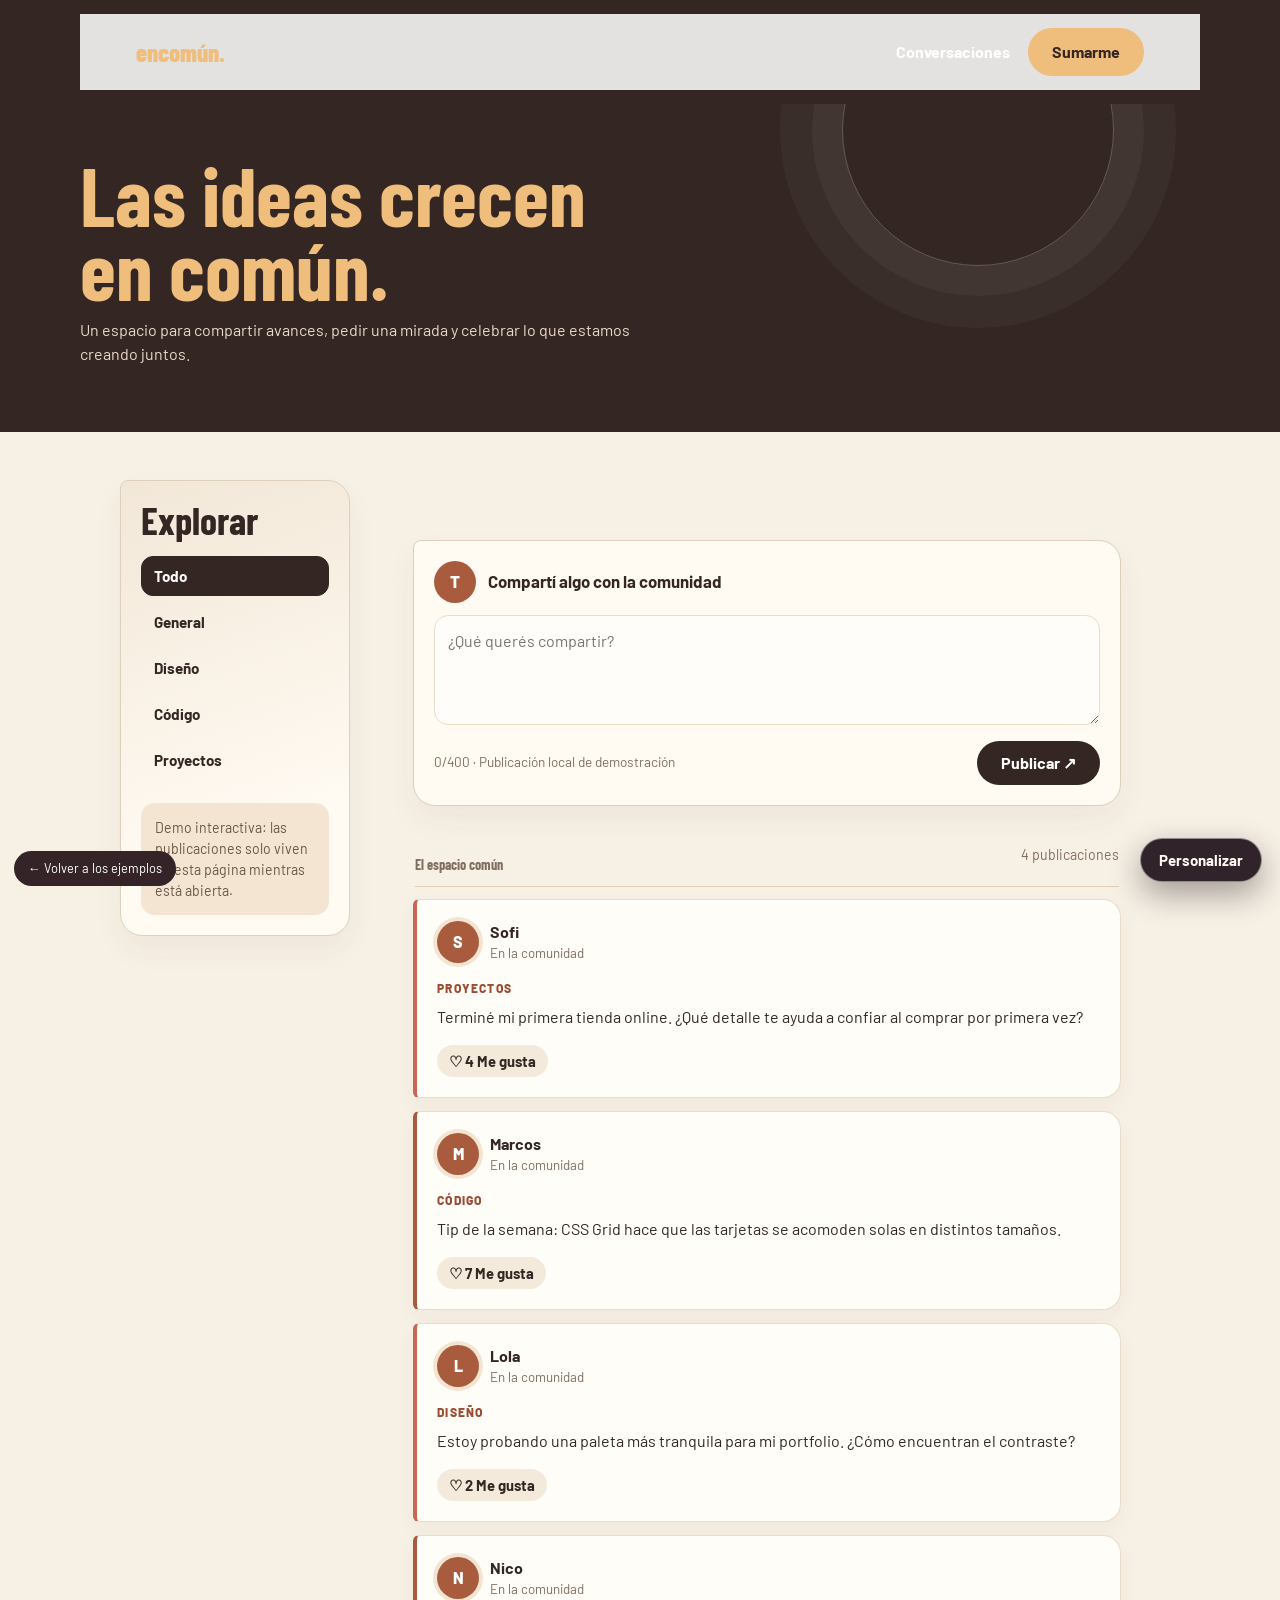
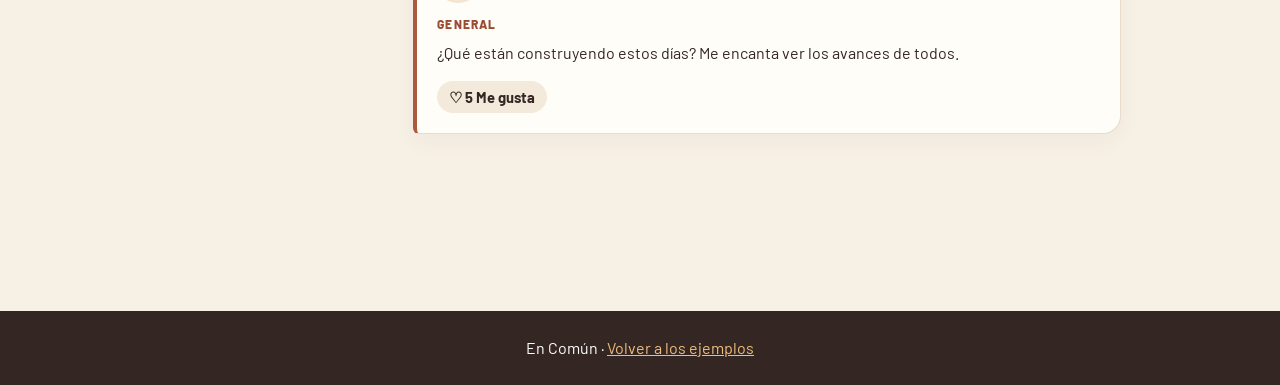
<file: comunidad.html>
<!DOCTYPE html>
<html lang="es">
<head>
  <meta charset="utf-8">
  <meta name="viewport" content="width=device-width, initial-scale=1">
  <meta name="description" content="Demostración de una comunidad online para compartir proyectos e ideas.">
  <title>En Común | Comunidad creativa</title>
  <link rel="stylesheet" href="base.css">
  <link rel="stylesheet" href="editor.css">
  <script src="editor.js" defer></script>
  <style>
    /* Colores principales: cambiá estos valores */
    :root{
      --bg:#f7f0e5;
      --surface:#fffaf2;
      --text:#342723;
      --muted:#806f60;
      --accent:#a85c3d;
      --accent-2:#efbd7c;
      --line:#e8dccb;
      --radius:20px;
      --hero-bg:#342723;
    }
    body{background:var(--bg);color:var(--text)}
    .common-nav{padding:14px max(5%,calc((100% - 1120px)/2));background:var(--hero-bg);color:#fff}
    .common-nav b{font-size:1.55rem}.common-nav b span{color:var(--accent-2)}
    .common-nav a{text-decoration:none}.common-nav .btn{background:var(--accent-2);color:var(--text)!important}
    .community-hero{position:relative;overflow:hidden;padding:54px max(6%,calc((100% - 1120px)/2)) 66px;background:var(--hero-bg);color:#fff}
    .community-hero:after{content:"";position:absolute;width:270px;height:270px;right:13%;top:-110px;border:1px solid #ffffff3b;border-radius:50%;box-shadow:0 0 0 30px #ffffff0a,0 0 0 62px #ffffff08}
    .community-hero p{position:relative;z-index:1;max-width:560px;margin-top:12px;color:#ead9c9}
    .community-hero h1{position:relative;z-index:1;max-width:740px;font-size:clamp(50px,8vw,82px);line-height:.9}
    .community-hero h1 span{color:var(--accent-2)}
    .community-shell{display:grid;grid-template-columns:minmax(0,230px) minmax(0,1fr);gap:20px;max-width:1080px;margin:34px auto;padding:0 20px 70px}
    .community-sidebar,.composer,.feed-card{min-width:0;border:1px solid #e8dccb;border-radius:20px;background:#fffaf2}
    .community-sidebar{align-self:start;padding:20px}
    .community-sidebar h2{margin-bottom:14px;font-size:1.7rem}
    .topic-filter{width:100%;margin:3px 0;padding:10px 12px;border:0;border-radius:12px;background:transparent;color:var(--text);font:700 .95rem Barlow;text-align:left;cursor:pointer}
    .topic-filter[aria-pressed=true]{background:var(--text);color:#fff}
    .sidebar-note{margin-top:20px;padding:14px;border-radius:14px;background:#f3e5d2;color:#6b5749;font-size:.88rem}
    .composer{margin-bottom:16px;padding:20px}
    .composer-top{display:flex;align-items:center;gap:12px;margin-bottom:12px}
    .avatar{width:42px;height:42px;flex:0 0 42px;display:grid;place-items:center;border-radius:50%;background:var(--accent);color:white;font-weight:800}
    .composer textarea{width:100%;min-height:90px;padding:13px;border:1px solid #e8dccb;border-radius:14px;background:#fffdf9;font:inherit;resize:vertical}
    .composer-bottom{display:flex;align-items:center;justify-content:space-between;gap:12px;margin-top:10px}
    .composer-hint{color:#806f60;font-size:.85rem}
    .composer .btn{background:var(--text)}
    .feed-heading{display:flex;align-items:center;justify-content:space-between;margin:22px 2px 12px}
    .feed-heading h2{font-size:2rem}.feed-heading span{color:#806f60;font-size:.88rem}
    .feed-card{margin-bottom:13px;padding:20px}
    .post-author{display:flex;align-items:center;gap:11px}
    .post-author small{display:block;color:#806f60}
    .post-topic{margin:15px 0 8px;color:#9b4d34;font-size:.75rem;font-weight:800;letter-spacing:.1em;text-transform:uppercase}
    .post-text{margin-bottom:16px;white-space:pre-wrap;overflow-wrap:anywhere}
    .like-button{padding:7px 12px;border:0;border-radius:99px;background:#f4eadb;color:var(--text);font:700 .92rem Barlow;cursor:pointer;transition:transform .16s,background .16s}
    .like-button:hover{transform:translateY(-2px);background:#edddc5}
    .like-button[aria-pressed=true]{background:#f8dfd2;color:#a74240}
    .feed-card{transition:transform .2s,box-shadow .2s}
    .feed-card:hover{transform:translateY(-3px);box-shadow:0 12px 28px #4c342018}
    .empty-feed{padding:24px;border:1px dashed #d4c3af;border-radius:16px;color:#756556;text-align:center}
    .common-footer{padding:25px 5%;background:var(--text);color:#fff;text-align:center}
    .common-footer a{color:var(--accent-2)}
    .sr-only{position:absolute;width:1px;height:1px;padding:0;margin:-1px;overflow:hidden;clip:rect(0,0,0,0);white-space:nowrap;border:0}
    @media(max-width:720px){.community-shell{grid-template-columns:minmax(0,1fr)}.community-sidebar{padding:14px}.community-sidebar h2{margin:0 0 10px}.topic-filters{display:flex;max-width:100%;min-width:0;overflow:auto;gap:5px}.topic-filter{width:auto;white-space:nowrap;flex:0 0 auto}.sidebar-note{display:none}.community-hero:after{right:-110px}}
    @media(max-width:520px){.common-nav nav a:not(.btn){display:none}.community-shell{padding-right:5%;padding-left:5%}.composer,.feed-card{padding:16px}.composer-bottom{align-items:flex-start;flex-direction:column}.community-hero{padding-top:42px;padding-bottom:48px}}
    .community-shell { gap: 24px; margin-top: 48px; }
    .community-sidebar {
      border-color: #ded0bc;
      border-radius: 8px 22px 22px 22px;
      background: linear-gradient(160deg, #f2e7d7, #fffaf2 74%);
      box-shadow: 0 14px 30px #4c34200d;
    }
    .community-sidebar h2,
    .feed-heading h2 { font-size: clamp(1.9rem, 3vw, 2.45rem); }
    .topic-filter { border: 1px solid transparent; }
    .topic-filter:hover { border-color: #d7c5ad; background: #fffaf2; }
    .topic-filter[aria-pressed=true] { border-color: var(--text); }
    .composer {
      border-color: #ddcfbb;
      border-radius: 8px 22px 22px 22px;
      box-shadow: 0 14px 30px #4c34200d;
    }
    .composer-top { font-size: 1.05rem; }
    .composer textarea { min-height: 110px; background: #fffdf9; }
    .feed-heading {
      margin-top: 30px;
      padding-bottom: 12px;
      border-bottom: 1px solid #ddcfbb;
    }
    .feed-card {
      border-left: 4px solid #c76557;
      border-radius: 6px 18px 18px 6px;
      background: #fffdf8;
      box-shadow: 0 8px 22px #4c34200a;
    }
    .feed-card:nth-child(even) { border-left-color: var(--accent); }
    .post-author .avatar { box-shadow: 0 0 0 4px #f3e5d2; }
    @media(max-width:720px) {
      .community-shell { margin-top: 30px; }
      .community-sidebar { border-radius: 18px; }
    }
  </style>
</head>
<body>
  <header class="common-nav"><nav aria-label="Navegación principal"><b>en<span>común</span>.</b><div><a href="#conversacion">Conversaciones</a><a class="btn" href="#post-form">Sumarme</a></div></nav></header>
  <main>
    <section class="community-hero"><h1>Las ideas crecen<br><span>en común.</span></h1><p>Un espacio para compartir avances, pedir una mirada y celebrar lo que estamos creando juntos.</p></section>
    <div class="community-shell">
      <aside class="community-sidebar"><h2>Explorar</h2><div class="topic-filters" id="topic-filters" role="group" aria-label="Filtrar publicaciones por tema"></div><p class="sidebar-note">Demo interactiva: las publicaciones solo viven en esta página mientras está abierta.</p></aside>
      <section id="conversacion" aria-label="Conversaciones">
        <form class="composer" id="post-form">
          <div class="composer-top"><span class="avatar" aria-hidden="true">T</span><strong>Compartí algo con la comunidad</strong></div>
          <label class="sr-only" for="post-message">Tu publicación</label><textarea id="post-message" maxlength="400" placeholder="¿Qué querés compartir?" required></textarea>
          <div class="composer-bottom"><span class="composer-hint"><span id="char-count">0</span>/400 · Publicación local de demostración</span><button class="btn" type="submit">Publicar <span aria-hidden="true">↗</span></button></div>
        </form>
        <div class="feed-heading"><h2>El espacio común</h2><span id="post-count"></span></div>
        <div id="feed" aria-live="polite"></div>
      </section>
    </div>
  </main>
  <footer class="common-footer">En Común · <a href="index.html">Volver a los ejemplos</a></footer>
  <script>
    // EDITÁ ACÁ: publicaciones de ejemplo y temas.
    const seedPosts=[
      {name:"Sofi",topic:"Proyectos",text:"Terminé mi primera tienda online. ¿Qué detalle te ayuda a confiar al comprar por primera vez?",likes:4},
      {name:"Marcos",topic:"Código",text:"Tip de la semana: CSS Grid hace que las tarjetas se acomoden solas en distintos tamaños.",likes:7},
      {name:"Lola",topic:"Diseño",text:"Estoy probando una paleta más tranquila para mi portfolio. ¿Cómo encuentran el contraste?",likes:2},
      {name:"Nico",topic:"General",text:"¿Qué están construyendo estos días? Me encanta ver los avances de todos.",likes:5}
    ];
    const topics=["Todo","General","Diseño","Código","Proyectos"];
    let activeTopic="Todo";
    let posts=[...seedPosts];
    const filters=document.getElementById("topic-filters");
    const feed=document.getElementById("feed");
    const form=document.getElementById("post-form");
    const message=document.getElementById("post-message");
    const escapeText=text=>text.replace(/[&<>"']/g,char=>({"&":"&amp;","<":"&lt;",">":"&gt;",'"':"&quot;","'":"&#39;"}[char]));
    function renderCommunity(){
      filters.innerHTML=topics.map(topic=>`<button class="topic-filter" type="button" data-topic="${topic}" aria-pressed="${activeTopic===topic}">${topic}</button>`).join("");
      const visible=posts.filter(post=>activeTopic==="Todo"||post.topic===activeTopic);
      document.getElementById("post-count").textContent=`${visible.length} publicaciones`;
      feed.innerHTML=visible.length?visible.map((post,index)=>`<article class="feed-card" data-post="${posts.indexOf(post)}"><div class="post-author"><span class="avatar" aria-hidden="true">${escapeText(post.name.slice(0,1).toUpperCase())}</span><div><strong>${escapeText(post.name)}</strong><small>${post.name==="Vos"?"Ahora":"En la comunidad"}</small></div></div><div class="post-topic">${escapeText(post.topic)}</div><p class="post-text">${escapeText(post.text)}</p><button class="like-button" type="button" aria-pressed="false" aria-label="Me gusta, ${post.likes} reacciones">♡ <span>${post.likes}</span> Me gusta</button></article>`).join(""):'<p class="empty-feed">Todavía no hay publicaciones en este tema. ¡Podés iniciar la conversación!</p>';
    }
    filters.addEventListener("click",event=>{const button=event.target.closest("[data-topic]");if(!button)return;activeTopic=button.dataset.topic;renderCommunity();filters.querySelector('[aria-pressed="true"]')?.focus()});
    feed.addEventListener("click",event=>{
      const button=event.target.closest(".like-button");
      if(!button)return;
      const post=posts[Number(button.closest("[data-post]").dataset.post)];
      const liked=button.getAttribute("aria-pressed")==="true";
      post.likes+=liked?-1:1;
      button.setAttribute("aria-pressed",String(!liked));
      button.querySelector("span").textContent=post.likes;
      button.setAttribute("aria-label",`Me gusta, ${post.likes} reacciones`);
      button.firstChild.textContent=liked?"♡ ":"♥ ";
    });
    document.getElementById("char-count").textContent="0";
    message.addEventListener("input",()=>document.getElementById("char-count").textContent=String(message.value.length));
    form.addEventListener("submit",event=>{
      event.preventDefault();
      const text=message.value.trim();
      if(!text)return;
      posts.unshift({name:"Vos",topic:"General",text,likes:0});
      activeTopic="Todo";
      message.value="";
      document.getElementById("char-count").textContent="0";
      renderCommunity();
      message.focus();
    });
    renderCommunity();
  </script>
  <a class="back" href="index.html">← Volver a los ejemplos</a>
</body>
</html>
</file>
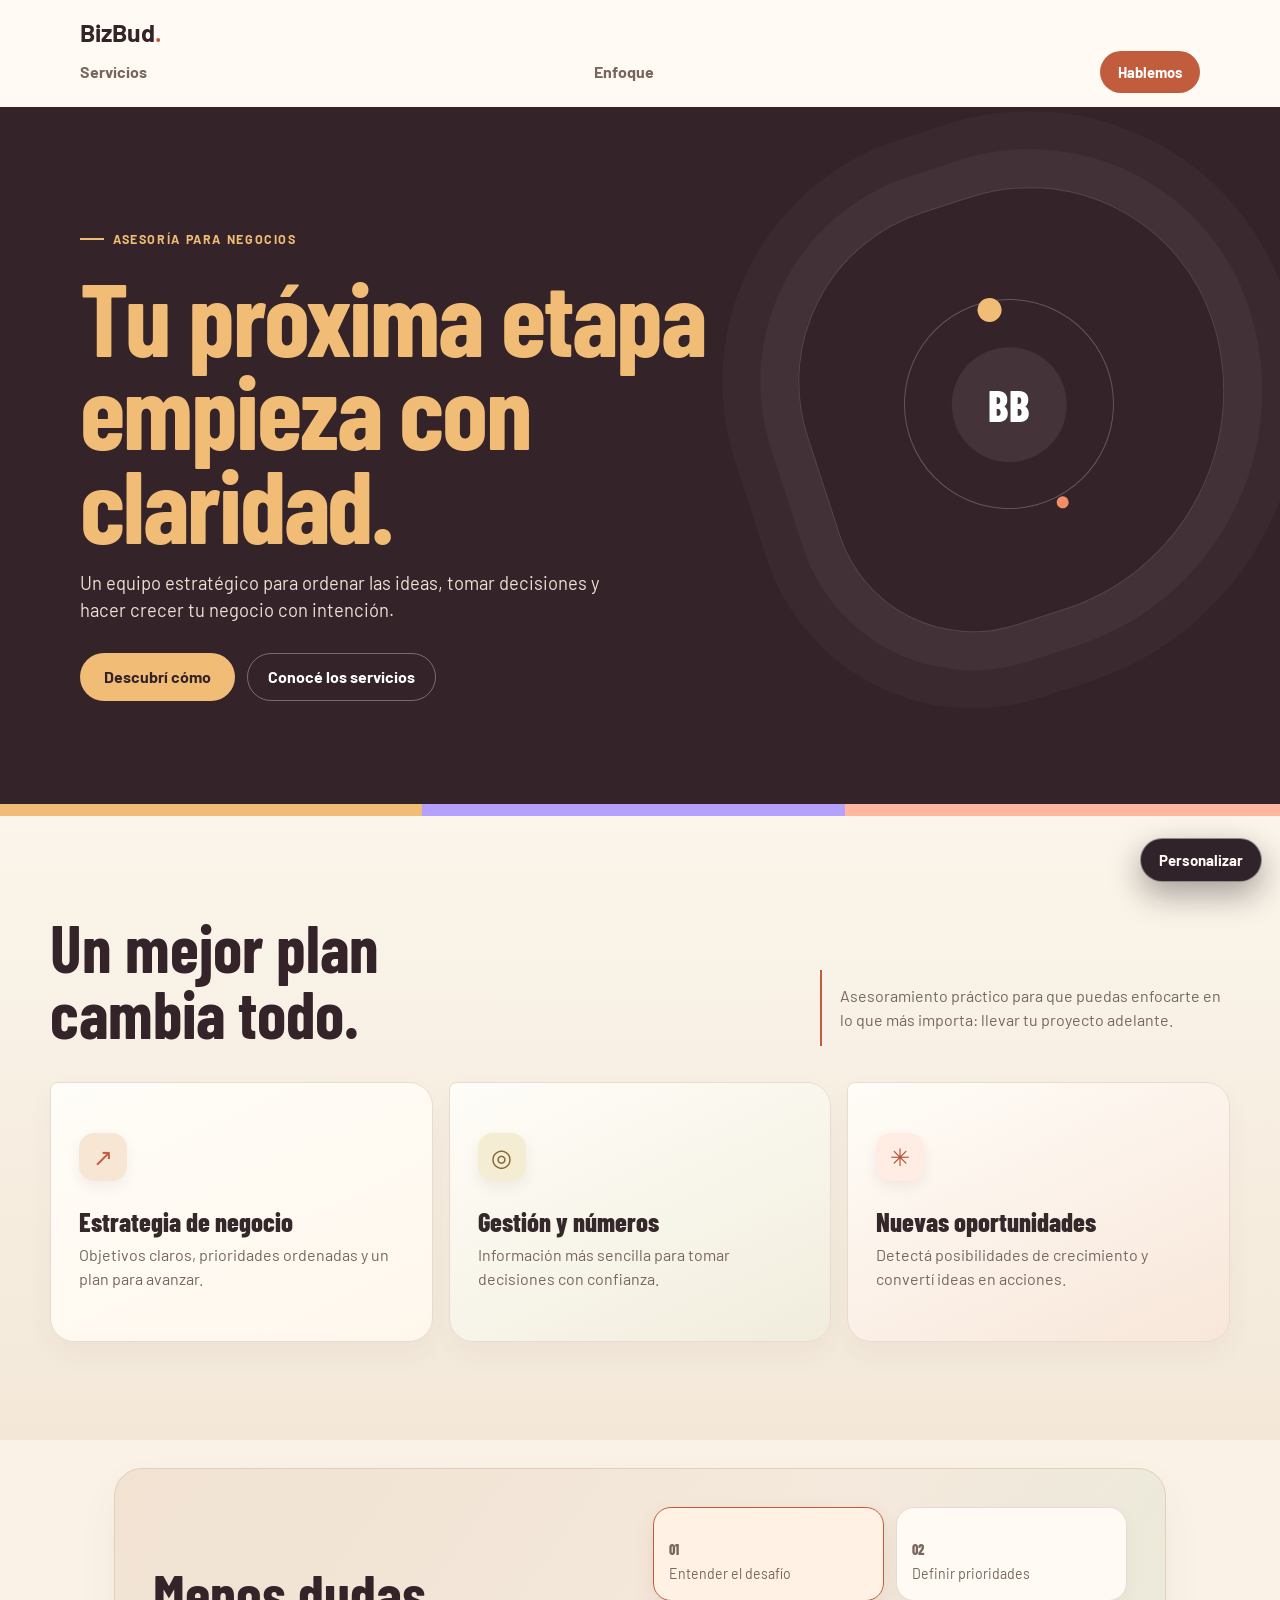
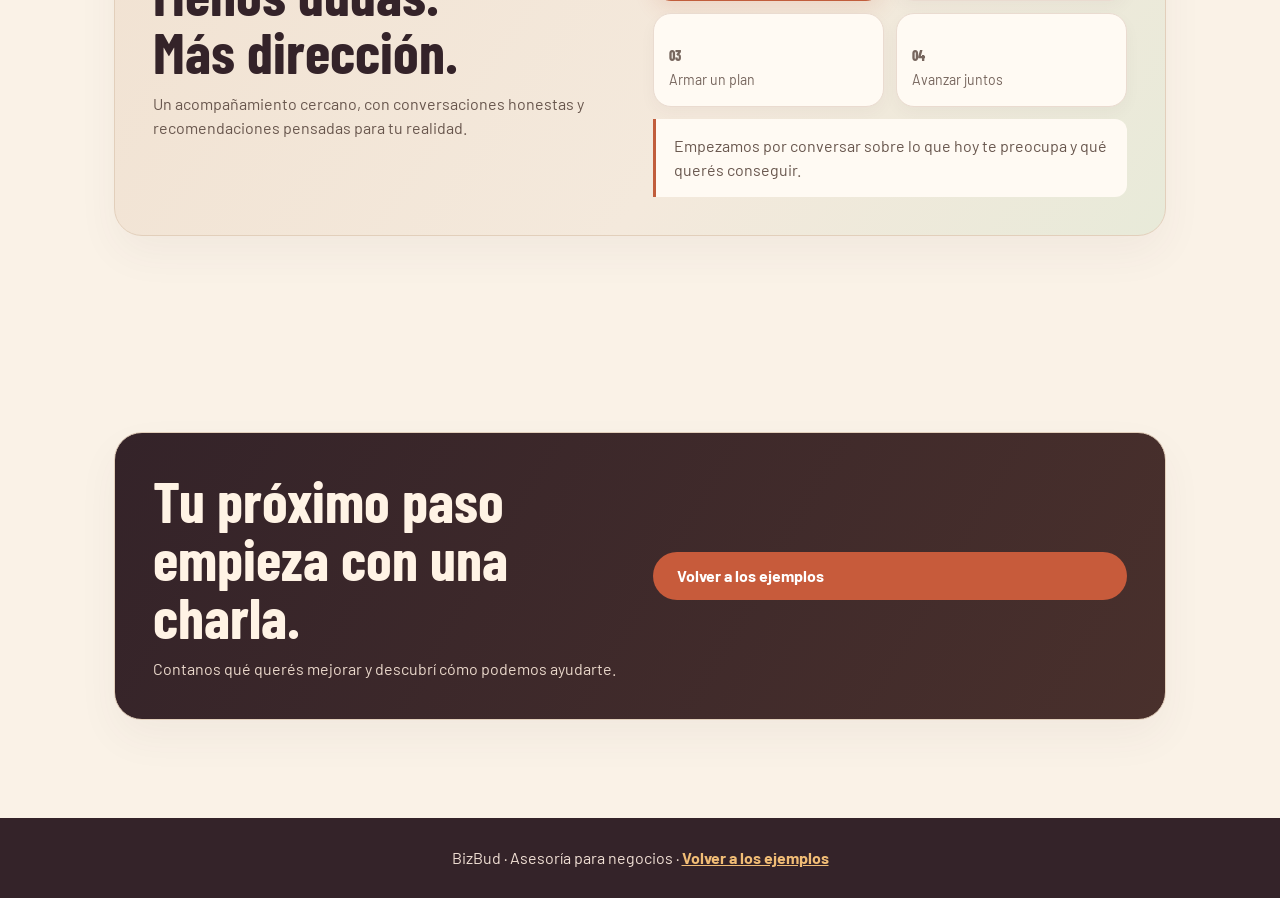
<file: corporativa.html>
<!DOCTYPE html>
<html lang="es">
<head>
  <meta charset="utf-8">
  <meta name="viewport" content="width=device-width, initial-scale=1">
  <meta name="description" content="Ejemplo de página corporativa para una empresa de asesoría.">
  <title>BizBud | Asesoría para crecer</title>
  <link rel="stylesheet" href="base.css">
  <link rel="stylesheet" href="editor.css">
  <script src="editor.js" defer></script>
  <style>
    /* Colores principales: cambiá estos valores */
    :root{
      --bg:#faf2e7;
      --surface:#fffaf3;
      --text:#35282a;
      --muted:#77665e;
      --accent:#c15d3c;
      --accent-2:#f1bd76;
      --line:#eadbd0;
      --radius:22px;
      --hero-bg:#342329;
      --brand-dark:#342329;
      --paper:var(--bg);
    }
    body{background:var(--bg);color:var(--text)}
    .biz-nav{position:sticky;top:0;padding:14px max(5%,calc((100% - 1120px)/2));background:#fffaf3;box-shadow:0 6px 24px #50332312}
    .biz-nav b{font-size:1.55rem;color:var(--brand-dark)}
    .biz-nav nav{position:static;padding:0;display:flex;gap:14px;background:transparent;backdrop-filter:none}
    .biz-nav nav a{margin:0;text-decoration:none}
    .biz-nav nav a:not(.btn){color:var(--muted)}
    .biz-nav .btn{background:var(--accent);padding:10px 18px;font-size:.92rem}
    .biz-hero{position:relative;overflow:hidden;padding:clamp(64px,9vw,120px) max(6%,calc((100% - 1120px)/2));background:var(--brand-dark);color:#fff}
    .biz-hero:before{content:"";position:absolute;width:420px;aspect-ratio:1;right:4%;top:12%;border:1px solid #ffffff28;border-radius:48% 52% 62% 38%;box-shadow:0 0 0 38px #ffffff0a,0 0 0 76px #ffffff08;transform:rotate(-18deg)}
    .biz-hero:after{content:"";position:absolute;inset:auto 0 0;height:12px;background:linear-gradient(90deg,var(--accent-2) 0 33%,#b4a1ff 33% 66%,#ffb79f 66%)}
    .biz-copy{position:relative;z-index:1;max-width:760px}
    .biz-kicker{display:inline-flex;align-items:center;gap:9px;color:var(--accent-2);font-weight:700;letter-spacing:.13em;text-transform:uppercase;font-size:.78rem}
    .biz-kicker:before{content:"";width:24px;height:2px;background:currentColor}
    .biz-hero h1{max-width:700px;margin:20px 0;font-size:clamp(54px,9vw,104px);line-height:.9;letter-spacing:-.02em}
    .biz-hero h1 span{color:var(--accent-2)}
    .biz-hero p{max-width:540px;margin-bottom:28px;color:#f0dfd4;font-size:1.15rem}
    .biz-actions{display:flex;flex-wrap:wrap;gap:12px}
    .biz-hero .btn{background:var(--accent-2);color:var(--brand-dark)!important}
    .biz-ghost{display:inline-flex;align-items:center;padding:11px 20px;border:1px solid #ffffff55;border-radius:99px;color:#fff;text-decoration:none;font-weight:700}
    .biz-ghost:hover{background:#ffffff12}
    .biz-orbit{position:absolute;right:13%;top:27%;width:210px;height:210px;border:1px solid #ffffff3b;border-radius:50%;display:grid;place-items:center;transform:rotate(24deg)}
    .biz-orbit:before,.biz-orbit:after{content:"";position:absolute;border-radius:50%;background:var(--accent-2)}
    .biz-orbit:before{width:24px;height:24px;top:14px;left:36px}.biz-orbit:after{width:12px;height:12px;bottom:30px;right:9px;background:#f28f69}
    .biz-orbit span{display:grid;place-items:center;width:115px;height:115px;border-radius:50%;background:#ffffff14;font:800 2.7rem 'Barlow Condensed';transform:rotate(-24deg)}
    .biz-section{max-width:1180px;margin:auto;padding-top:76px;padding-bottom:76px}
    .biz-section-head{display:flex;align-items:end;justify-content:space-between;gap:22px;margin-bottom:28px}
    .biz-section h2{font-size:clamp(40px,6vw,66px);color:var(--brand-dark)}
    .biz-section-head p{max-width:410px;color:var(--muted)}
    .biz-grid{display:grid;grid-template-columns:repeat(3,1fr);gap:16px}
    .biz-card{width:100%;min-height:240px;padding:24px;border:1px solid #eadbd0;border-radius:22px;background:#fffaf3;color:inherit;text-align:left;font:inherit;cursor:pointer;transition:transform .2s,box-shadow .2s,border-color .2s}
    .biz-card:hover{transform:translateY(-5px);box-shadow:0 18px 35px #4a2d2018}
    .biz-card[aria-expanded=true]{border-color:var(--accent);box-shadow:0 12px 28px #4a2d2018}
    .biz-card:focus-visible{outline:3px solid #bd7d4e;outline-offset:4px}
    .biz-icon{width:48px;height:48px;margin-bottom:28px;display:grid;place-items:center;border-radius:15px;background:#f8e6d5;color:var(--accent);font-size:1.5rem}
    .biz-card:nth-child(2) .biz-icon{background:#f4edd4;color:#826633}.biz-card:nth-child(3) .biz-icon{background:#ffede3;color:#b45438}
    .biz-card-title{display:block;margin-bottom:8px;font:800 1.65rem 'Barlow Condensed';line-height:1}
    .biz-card-description{display:block;color:var(--muted)}
    .biz-showcase{margin-top:22px;padding:clamp(20px,4vw,34px);border:1px solid #eadbd0;border-radius:26px;background:#fffaf3;box-shadow:0 16px 42px #49334c0a}
    .biz-showcase[hidden]{display:none}
    .biz-showcase-head{display:flex;align-items:flex-start;justify-content:space-between;gap:18px;margin-bottom:22px}
    .biz-showcase-kicker{display:block;margin-bottom:7px;color:var(--accent);font-size:.76rem;font-weight:800;letter-spacing:.12em;text-transform:uppercase}
    .biz-showcase h3{font-size:clamp(1.7rem,4vw,2.4rem)}
    .biz-showcase-close{flex:0 0 auto;padding:8px 13px;border:1px solid #eadbd0;border-radius:99px;background:#fff;color:inherit;font:700 .88rem Barlow;cursor:pointer}
    .biz-slide{display:grid;grid-template-columns:minmax(0,1.1fr) minmax(240px,.9fr);gap:24px;align-items:center}
    .biz-slide-copy p{max-width:560px;color:#68564d}
    .biz-slide-note{display:inline-block;margin-top:15px;padding:6px 10px;border-radius:99px;background:#f5e8d8;color:#70584a;font-size:.78rem;font-weight:700}
    .biz-chart{min-width:0;padding:20px;border:1px solid #eadbd0;border-radius:20px;background:#fff}
    .biz-chart h4{margin-bottom:16px;font-size:1.25rem}
    .biz-roadmap{display:grid;gap:12px;list-style:none}
    .biz-roadmap li{display:grid;grid-template-columns:34px 1fr;align-items:center;gap:10px}
    .biz-roadmap li>span{width:32px;height:32px;display:grid;place-items:center;border-radius:50%;background:#f8e6d5;color:var(--accent);font-weight:800}
    .biz-roadmap strong,.biz-roadmap small{display:block}
    .biz-roadmap small{color:var(--muted)}
    .biz-roadmap-track{height:6px;margin:6px 0 0 44px;overflow:hidden;border-radius:99px;background:#f0e7dc}
    .biz-roadmap-track span{display:block;height:100%;border-radius:inherit;background:linear-gradient(90deg,var(--accent),var(--accent-2))}
    .biz-chart svg{display:block;width:100%;height:auto}
    .biz-chart-legend{display:flex;flex-wrap:wrap;gap:14px;margin-top:10px;color:var(--muted);font-size:.82rem}
    .biz-chart-legend span{display:flex;align-items:center;gap:6px}
    .biz-chart-legend i{width:10px;height:10px;border-radius:50%;background:var(--accent)}
    .biz-chart-legend span+span i{background:#e5b878}
    .biz-opportunity-list{display:grid;gap:12px}
    .biz-opportunity{padding:12px;border-radius:13px;background:#faf2e7}
    .biz-opportunity-head{display:flex;justify-content:space-between;gap:10px;font-size:.9rem;font-weight:700}
    .biz-opportunity-head span:last-child{color:var(--accent)}
    .biz-opportunity-track{height:8px;margin-top:8px;overflow:hidden;border-radius:99px;background:#e9dfd2}
    .biz-opportunity-track span{display:block;height:100%;border-radius:inherit;background:linear-gradient(90deg,#bd5639,#f1bd76)}
    .biz-band{display:grid;grid-template-columns:1fr 1fr;gap:26px;align-items:center;padding:38px;border-radius:28px;background:#f1e2d2}
    .biz-band h2{max-width:480px;margin-bottom:12px;font-size:clamp(36px,5vw,58px);color:var(--brand-dark)}
    .biz-band p{max-width:480px;color:#68564d}
    .biz-metrics{display:grid;grid-template-columns:1fr 1fr;gap:12px}
    .biz-metric{min-height:92px;padding:15px;border:1px solid #eadbd0;border-radius:18px;background:#fffaf3;color:inherit;text-align:left;cursor:pointer;font:inherit;transition:transform .18s,border-color .18s,background .18s}
    .biz-metric:hover{transform:translateY(-3px);border-color:#d29570}
    .biz-metric[aria-selected=true]{border-color:#c15d3c;background:#fff2e4}
    .biz-metric:focus-visible{outline:3px solid #bd7d4e;outline-offset:3px}
    .biz-metric strong{display:block;color:var(--accent);font:800 2rem 'Barlow Condensed'}
    .biz-metric span{color:var(--muted);font-size:.88rem}
    .biz-detail{grid-column:1/-1;min-height:64px;padding:15px 18px;border-left:3px solid var(--accent);border-radius:0 12px 12px 0;background:#fffaf3;color:#68564d}
    .biz-footer{padding:28px 5%;background:var(--brand-dark);color:#f0dfd4;text-align:center}
    .biz-footer a{color:var(--accent-2);font-weight:700}
    @media(max-width:1024px){.biz-orbit{right:-320px;opacity:.2}}
    @media(max-width:800px){.biz-grid{grid-template-columns:1fr 1fr}.biz-section-head{align-items:flex-start;flex-direction:column}.biz-band{grid-template-columns:1fr}.biz-slide{grid-template-columns:1fr}}
    @media(max-width:560px){.biz-nav nav a:not(.btn){display:none}.biz-grid{grid-template-columns:1fr}.biz-card{min-height:unset}.biz-orbit{width:150px;height:150px;top:18%}.biz-orbit span{width:80px;height:80px;font-size:2rem}.biz-band{padding:24px}.biz-hero{padding-bottom:76px}}
    .biz-section { padding-top: clamp(64px, 8vw, 98px); padding-bottom: clamp(64px, 8vw, 98px); }
    #servicios {
      max-width: none;
      padding-right: max(24px, calc((100% - 1180px) / 2));
      padding-left: max(24px, calc((100% - 1180px) / 2));
      background: linear-gradient(180deg, #fbf5eb, #f3e8d8);
    }
    .biz-section-head { margin-bottom: 36px; }
    .biz-section-head p {
      padding: 14px 0 14px 18px;
      border-left: 2px solid var(--accent);
    }
    .biz-card {
      position: relative;
      min-height: 260px;
      padding: 28px;
      border-radius: 8px 24px 24px 24px;
      background: linear-gradient(155deg, #fffdf8, #fff7ec);
      box-shadow: 0 12px 28px #49334c0b;
    }
    .biz-card:nth-child(2) { background: linear-gradient(155deg, #fffdf8, #f1eddd); }
    .biz-card:nth-child(3) { background: linear-gradient(155deg, #fffdf8, #f8e6d9); }
    .biz-card[aria-expanded=true] { box-shadow: 0 18px 38px #4a2d2026; }
    .biz-icon { box-shadow: 0 6px 14px #49302c12; }
    .biz-showcase {
      border-color: #dfcfbe;
      box-shadow: 0 22px 48px #49334c12;
    }
    #enfoque { padding-top: 28px; }
    .biz-band {
      border: 1px solid #e2cfbb;
      background: linear-gradient(125deg, #f1e2d2, #f4e9dc 58%, #e8ead9);
      box-shadow: 0 18px 42px #49334c0d;
    }
    .biz-metric { box-shadow: 0 6px 16px #49334c0a; }
    .biz-metric[aria-selected=true] { box-shadow: 0 8px 20px #c15d3c22; }
    #contacto .biz-band {
      background: linear-gradient(120deg, #342329, #49302c);
      color: #fffaf3;
    }
    #contacto .biz-band h2 { color: #fff3e5; }
    #contacto .biz-band p { color: #ead8cb; }
    @media(max-width:800px) {
      #servicios { padding-right: 6%; padding-left: 6%; }
      .biz-card { min-height: 220px; }
    }
    @media(max-width:560px) {
      #servicios { padding-right: 5%; padding-left: 5%; }
      .biz-card { min-height: 190px; }
      #contacto .biz-band { padding: 24px; }
    }
  </style>
</head>
<body>
  <header class="biz-nav">
    <b>BizBud<span style="color:var(--accent)">.</span></b>
    <nav aria-label="Navegación principal"><a href="#servicios">Servicios</a><a href="#enfoque">Enfoque</a><a class="btn" href="#contacto">Hablemos</a></nav>
  </header>
  <main>
    <section class="biz-hero">
      <div class="biz-copy">
        <span class="biz-kicker">Asesoría para negocios</span>
        <h1>Tu próxima etapa empieza con <span>claridad.</span></h1>
        <p>Un equipo estratégico para ordenar las ideas, tomar decisiones y hacer crecer tu negocio con intención.</p>
        <div class="biz-actions"><a class="btn" href="#contacto">Descubrí cómo</a><a class="biz-ghost" href="#servicios">Conocé los servicios</a></div>
      </div>
      <div class="biz-orbit" aria-hidden="true"><span>BB</span></div>
    </section>
    <section class="biz-section" id="servicios">
      <div class="biz-section-head"><h2>Un mejor plan<br>cambia todo.</h2><p>Asesoramiento práctico para que puedas enfocarte en lo que más importa: llevar tu proyecto adelante.</p></div>
      <div class="biz-grid">
        <button class="biz-card" type="button" aria-controls="biz-showcase" aria-expanded="false" data-slide="strategy"><span class="biz-icon" aria-hidden="true">↗</span><span class="biz-card-title">Estrategia de negocio</span><span class="biz-card-description">Objetivos claros, prioridades ordenadas y un plan para avanzar.</span></button>
        <button class="biz-card" type="button" aria-controls="biz-showcase" aria-expanded="false" data-slide="numbers"><span class="biz-icon" aria-hidden="true">◎</span><span class="biz-card-title">Gestión y números</span><span class="biz-card-description">Información más sencilla para tomar decisiones con confianza.</span></button>
        <button class="biz-card" type="button" aria-controls="biz-showcase" aria-expanded="false" data-slide="opportunities"><span class="biz-icon" aria-hidden="true">✳</span><span class="biz-card-title">Nuevas oportunidades</span><span class="biz-card-description">Detectá posibilidades de crecimiento y convertí ideas en acciones.</span></button>
      </div>
      <section class="biz-showcase" id="biz-showcase" aria-live="polite" aria-labelledby="biz-showcase-title" hidden>
        <div class="biz-showcase-head"><div><span class="biz-showcase-kicker">Presentación de ejemplo</span><h3 id="biz-showcase-title"></h3></div><button class="biz-showcase-close" id="biz-showcase-close" type="button">Cerrar</button></div>
        <div id="biz-slide-content"></div>
      </section>
    </section>
    <section class="biz-section" id="enfoque">
      <div class="biz-band">
        <div><h2>Menos dudas.<br>Más dirección.</h2><p>Un acompañamiento cercano, con conversaciones honestas y recomendaciones pensadas para tu realidad.</p></div>
        <div class="biz-metrics" role="tablist" aria-label="Etapas del acompañamiento">
          <button class="biz-metric" id="biz-tab-1" role="tab" tabindex="0" type="button" aria-selected="true" aria-controls="biz-detail" data-description="Empezamos por conversar sobre lo que hoy te preocupa y qué querés conseguir."><strong>01</strong><span>Entender el desafío</span></button>
          <button class="biz-metric" id="biz-tab-2" role="tab" tabindex="-1" type="button" aria-selected="false" aria-controls="biz-detail" data-description="Ordenamos las ideas para distinguir lo urgente de lo que puede esperar."><strong>02</strong><span>Definir prioridades</span></button>
          <button class="biz-metric" id="biz-tab-3" role="tab" tabindex="-1" type="button" aria-selected="false" aria-controls="biz-detail" data-description="Convertimos las prioridades en próximos pasos claros y posibles."><strong>03</strong><span>Armar un plan</span></button>
          <button class="biz-metric" id="biz-tab-4" role="tab" tabindex="-1" type="button" aria-selected="false" aria-controls="biz-detail" data-description="Revisamos el progreso y adaptamos el plan a lo que vaya pasando."><strong>04</strong><span>Avanzar juntos</span></button>
          <p class="biz-detail" id="biz-detail" role="tabpanel" aria-labelledby="biz-tab-1">Empezamos por conversar sobre lo que hoy te preocupa y qué querés conseguir.</p>
        </div>
      </div>
    </section>
    <section class="biz-section" id="contacto"><div class="biz-band"><div><h2>Tu próximo paso empieza con una charla.</h2><p>Contanos qué querés mejorar y descubrí cómo podemos ayudarte.</p></div><a class="btn" href="index.html#contacto">Volver a los ejemplos</a></div></section>
  </main>
  <footer class="biz-footer">BizBud · Asesoría para negocios · <a href="index.html">Volver a los ejemplos</a></footer>
  <template id="biz-slide-strategy">
    <div class="biz-slide">
      <div class="biz-slide-copy"><p>Una vista rápida para pasar de una meta general a pasos concretos, con responsables y avances visibles.</p><span class="biz-slide-note">Ejemplo visual · datos ilustrativos</span></div>
      <div class="biz-chart"><h4>Ruta hacia el objetivo</h4><ol class="biz-roadmap"><li><span>1</span><div><strong>Ordenar prioridades</strong><small>Definir qué importa primero</small></div></li></ol><div class="biz-roadmap-track"><span style="width:82%"></span></div><ol class="biz-roadmap" start="2"><li><span>2</span><div><strong>Probar una acción</strong><small>Medir la respuesta inicial</small></div></li></ol><div class="biz-roadmap-track"><span style="width:58%"></span></div><ol class="biz-roadmap" start="3"><li><span>3</span><div><strong>Revisar y ajustar</strong><small>Elegir los próximos pasos</small></div></li></ol><div class="biz-roadmap-track"><span style="width:34%"></span></div></div>
    </div>
  </template>
  <template id="biz-slide-numbers">
    <div class="biz-slide">
      <div class="biz-slide-copy"><p>Un resumen financiero sencillo ayuda a comparar ingresos y gastos por período y conversar sobre decisiones con más claridad.</p><span class="biz-slide-note">Ejemplo visual · cifras ficticias</span></div>
      <figure class="biz-chart"><h4>Ingresos y gastos por período</h4><svg viewBox="0 0 440 210" role="img" aria-label="Gráfico ilustrativo de ingresos y gastos en tres períodos"><path d="M48 20V170H420M48 130H420M48 90H420M48 50H420" fill="none" stroke="#eadbd0" stroke-width="1"/><text x="8" y="54" fill="#77665e" font-size="12">alto</text><text x="12" y="174" fill="#77665e" font-size="12">base</text><rect x="95" y="80" width="32" height="90" rx="5" fill="#c15d3c"/><rect x="132" y="112" width="32" height="58" rx="5" fill="#e5b878"/><rect x="215" y="56" width="32" height="114" rx="5" fill="#c15d3c"/><rect x="252" y="101" width="32" height="69" rx="5" fill="#e5b878"/><rect x="335" y="38" width="32" height="132" rx="5" fill="#c15d3c"/><rect x="372" y="91" width="32" height="79" rx="5" fill="#e5b878"/><text x="102" y="194" fill="#77665e" font-size="12">Período 1</text><text x="222" y="194" fill="#77665e" font-size="12">Período 2</text><text x="342" y="194" fill="#77665e" font-size="12">Período 3</text></svg><figcaption class="biz-chart-legend"><span><i></i>Ingresos</span><span><i></i>Gastos</span></figcaption></figure>
    </div>
  </template>
  <template id="biz-slide-opportunities">
    <div class="biz-slide">
      <div class="biz-slide-copy"><p>Un mapa de oportunidades permite comparar ideas por impacto estimado y esfuerzo antes de decidir qué probar.</p><span class="biz-slide-note">Ejemplo visual · prioridades hipotéticas</span></div>
      <div class="biz-chart"><h4>Ideas para explorar</h4><div class="biz-opportunity-list"><div class="biz-opportunity"><div class="biz-opportunity-head"><span>Mejorar la experiencia</span><span>Alto impacto</span></div><div class="biz-opportunity-track"><span style="width:86%"></span></div></div><div class="biz-opportunity"><div class="biz-opportunity-head"><span>Probar un canal nuevo</span><span>Impacto medio</span></div><div class="biz-opportunity-track"><span style="width:64%"></span></div></div><div class="biz-opportunity"><div class="biz-opportunity-head"><span>Crear una alianza</span><span>Para explorar</span></div><div class="biz-opportunity-track"><span style="width:46%"></span></div></div></div></div>
    </div>
  </template>
  <script>
    const serviceCards=[...document.querySelectorAll(".biz-card[data-slide]")];
    const showcase=document.getElementById("biz-showcase");
    const showcaseTitle=document.getElementById("biz-showcase-title");
    const slideContent=document.getElementById("biz-slide-content");
    const slideTitles={strategy:"Estrategia de negocio",numbers:"Gestión y números",opportunities:"Nuevas oportunidades"};
    serviceCards.forEach(card=>card.addEventListener("click",()=>{
      const slide=card.dataset.slide;
      serviceCards.forEach(item=>item.setAttribute("aria-expanded",String(item===card)));
      showcaseTitle.textContent=slideTitles[slide];
      slideContent.replaceChildren(document.getElementById(`biz-slide-${slide}`).content.cloneNode(true));
      showcase.hidden=false;
    }));
    document.getElementById("biz-showcase-close").addEventListener("click",()=>{
      const activeCard=serviceCards.find(card=>card.getAttribute("aria-expanded")==="true");
      showcase.hidden=true;
      serviceCards.forEach(card=>card.setAttribute("aria-expanded","false"));
      activeCard?.focus();
    });
    const processTabs=[...document.querySelectorAll('[role="tab"]')];
    const processDetail=document.getElementById("biz-detail");
    processTabs.forEach((tab)=>tab.addEventListener("click",()=>{
      processTabs.forEach((item)=>{
        const selected=item===tab;
        item.setAttribute("aria-selected",String(selected));
        item.tabIndex=selected?0:-1;
      });
      processDetail.textContent=tab.dataset.description;
      processDetail.setAttribute("aria-labelledby",tab.id);
    }));
    document.querySelector('[role="tablist"]').addEventListener("keydown",event=>{
      if(!["ArrowRight","ArrowLeft"].includes(event.key))return;
      event.preventDefault();
      const current=processTabs.indexOf(document.activeElement);
      const direction=event.key==="ArrowRight"?1:-1;
      const next=processTabs[(current+direction+processTabs.length)%processTabs.length];
      next.focus();
      next.click();
    });
  </script>
</body>
</html>
</file>
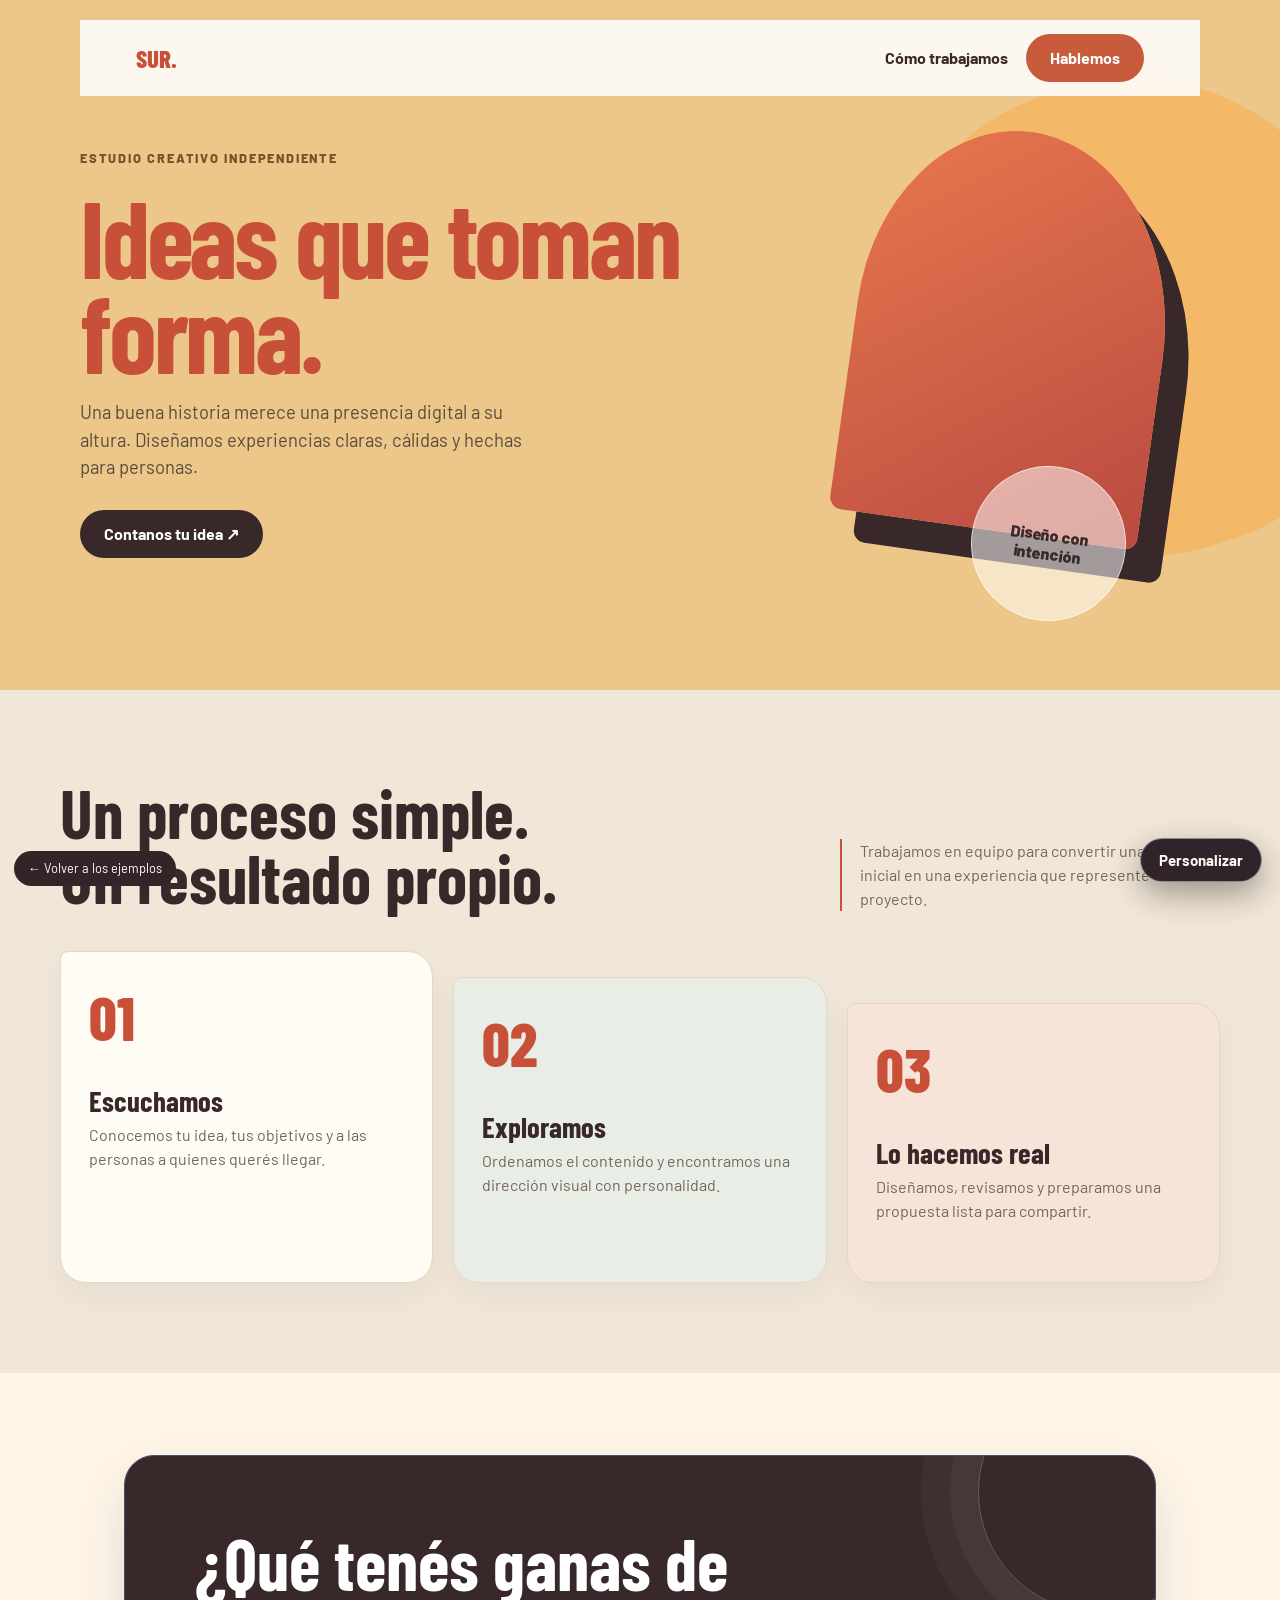
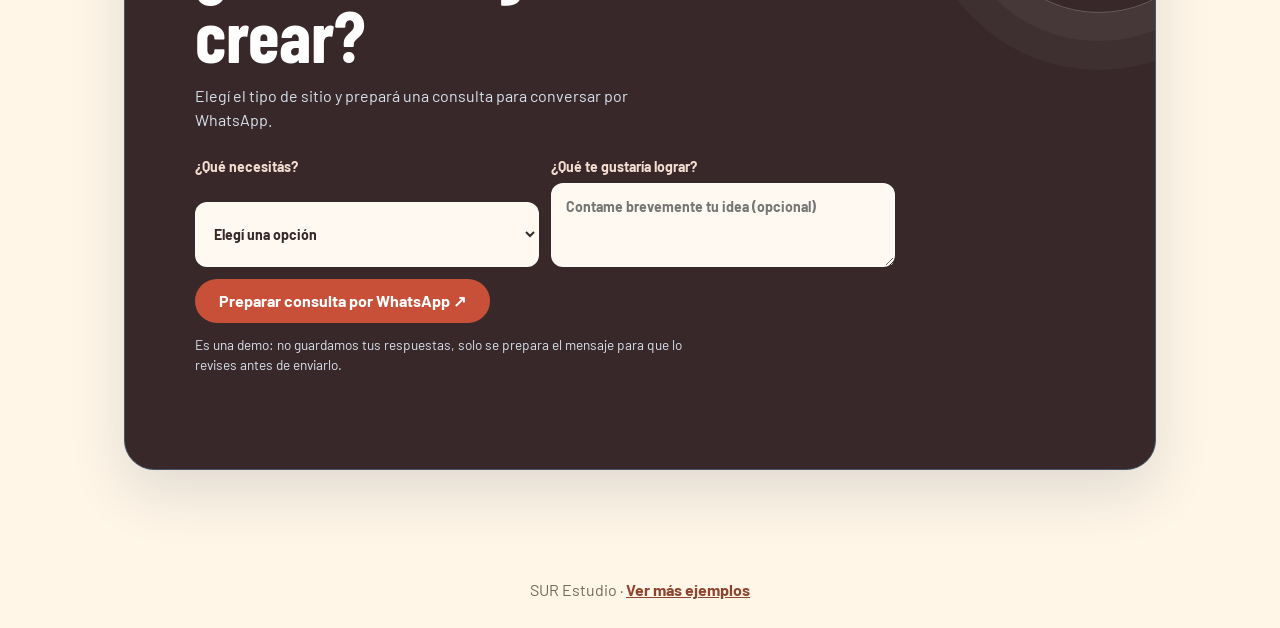
<file: landing.html>
<!DOCTYPE html>
<html lang="es">
<head>
  <meta charset="utf-8">
  <meta name="viewport" content="width=device-width, initial-scale=1">
  <meta name="description" content="Landing de ejemplo para un estudio creativo.">
  <title>Sur Estudio | Ideas que toman forma</title>
  <link rel="stylesheet" href="base.css">
  <link rel="stylesheet" href="editor.css">
  <script src="editor.js" defer></script>
  <style>
    /* Colores principales: cambiá estos valores */
    :root{
      --bg:#fff6e8;
      --surface:#fff9f2;
      --text:#38282a;
      --muted:#74665c;
      --accent:#c95038;
      --accent-2:#edc789;
      --line:#e4d7c6;
      --radius:22px;
      --hero-bg:#edc789;
    }
    body{background:var(--bg);color:var(--text)}
    .sur-nav{position:absolute;inset:0 0 auto;padding:20px max(5%,calc((100% - 1120px)/2));background:transparent}
    .sur-nav b{font-size:1.55rem}.sur-nav b span{color:var(--accent)}
    .sur-nav a{color:var(--text);text-decoration:none}
    .sur-nav .btn{color:#fff}
    .sur-hero{position:relative;min-height:690px;overflow:hidden;padding:145px max(6%,calc((100% - 1120px)/2)) 90px;background:var(--accent-2)}
    .sur-hero:before{content:"";position:absolute;width:480px;height:480px;right:-90px;top:80px;border-radius:49% 51% 45% 55%;background:#f3b968;transform:rotate(-18deg)}
    .sur-hero:after{content:"";position:absolute;width:310px;height:400px;right:9%;top:19%;border-radius:48% 52% 12px 12px;background:linear-gradient(145deg,#e9784e,#b94a40);transform:rotate(8deg);box-shadow:28px 30px 0 #38282a}
    .sur-copy{position:relative;z-index:1;max-width:680px}
    .sur-label{color:#765129;font-size:.8rem;font-weight:800;letter-spacing:.14em;text-transform:uppercase}
    .sur-hero h1{max-width:680px;margin:20px 0;font-size:clamp(58px,9vw,108px);line-height:.88;letter-spacing:-.03em}
    .sur-hero h1 span{color:var(--accent)}
    .sur-hero p{max-width:460px;margin-bottom:28px;color:#594b3d;font-size:1.15rem}
    .sur-hero .btn{background:var(--text)}
    .sur-note{position:absolute;z-index:2;right:12%;bottom:10%;width:155px;height:155px;display:grid;place-items:center;border:1px solid #fff9;border-radius:50%;background:#fff8;font:800 1rem Barlow;text-align:center;transform:rotate(8deg)}
    .sur-section{max-width:1160px;margin:auto;padding-top:90px;padding-bottom:90px}
    .sur-title{display:flex;align-items:end;justify-content:space-between;gap:24px;margin-bottom:34px}
    .sur-title h2{max-width:600px;font-size:clamp(42px,6vw,68px)}
    .sur-title p{max-width:380px;color:#74665c}
    .work-grid{display:grid;grid-template-columns:repeat(3,1fr);gap:16px}
    .work-card{min-height:260px;padding:24px;border-radius:22px;background:#fff;box-shadow:0 12px 32px #17243a0d;transition:transform .2s,box-shadow .2s}
    .work-card:hover{transform:translateY(-5px);box-shadow:0 18px 36px #17243a18}
    .work-card strong{display:block;color:var(--accent);font:800 3.2rem 'Barlow Condensed'}
    .work-card h3{margin:28px 0 8px;font-size:1.8rem}
    .work-card p{color:#74665c}
    .sur-contact{position:relative;overflow:hidden;padding:clamp(30px,6vw,70px);border-radius:30px;background:var(--text);color:#fff}
    .sur-contact:after{content:"";position:absolute;width:240px;height:240px;right:-65px;top:-85px;border:1px solid #ffffff3b;border-radius:50%;box-shadow:0 0 0 28px #ffffff0a,0 0 0 57px #ffffff08}
    .sur-contact h2{position:relative;z-index:1;max-width:660px;margin-bottom:14px;font-size:clamp(42px,7vw,72px)}
    .sur-contact p{position:relative;z-index:1;max-width:500px;margin-bottom:24px;color:#d9e3ed}
    .sur-contact .btn{position:relative;z-index:1;background:var(--accent)}
    .project-form{position:relative;z-index:1;display:grid;grid-template-columns:1fr 1fr;gap:12px;max-width:700px}
    .project-form label{display:grid;gap:6px;color:#f5ded1;font-size:.88rem;font-weight:700}
    .project-form select,.project-form textarea{width:100%;padding:12px 14px;border:1px solid #ffffff3b;border-radius:12px;background:#fff9f2;color:#38282a;font:inherit}
    .project-form textarea{min-height:84px;resize:vertical}
    .project-form .wide{grid-column:1/-1}
    .project-form .btn{justify-self:start}
    .project-form-note{position:relative;z-index:1;margin-top:12px;color:#e4d3c8;font-size:.85rem}
    .sur-footer{padding:26px 5%;text-align:center;color:#74665c}
    .sur-footer a{color:#8e442e;font-weight:700}
    @media(max-width:780px){.sur-hero{min-height:640px}.sur-hero:before{width:330px;height:330px;right:-100px;top:230px}.sur-hero:after{width:220px;height:290px;right:8%;top:39%;opacity:.83}.sur-copy{max-width:580px}.work-grid{grid-template-columns:1fr 1fr}.sur-title{align-items:flex-start;flex-direction:column}}
    @media(max-width:540px){.sur-nav nav a:not(.btn){display:none}.sur-hero{min-height:680px;padding-top:125px}.sur-hero:after{width:150px;height:205px;top:auto;bottom:13%;right:12%}.sur-hero:before{width:250px;height:250px;top:auto;bottom:9%;right:-60px}.sur-note{width:100px;height:100px;right:53%;bottom:13%;font-size:.8rem}.work-grid{grid-template-columns:1fr}.work-card{min-height:unset}.sur-section{padding-top:64px;padding-bottom:64px}.project-form{grid-template-columns:1fr}.project-form .wide{grid-column:auto}}
    #proceso {
      max-width: none;
      padding-right: max(24px, calc((100% - 1160px) / 2));
      padding-left: max(24px, calc((100% - 1160px) / 2));
      background: #f1e7d8;
    }
    .sur-title { margin-bottom: 40px; }
    .sur-title h2 { line-height: .96; }
    .sur-title p {
      padding-left: 18px;
      border-left: 2px solid var(--accent);
    }
    .work-grid { gap: 20px; }
    .work-card {
      position: relative;
      min-height: 280px;
      padding: 28px;
      border: 1px solid #e4d7c6;
      border-radius: 8px 26px 26px 26px;
      background: #fffcf6;
    }
    .work-card:nth-child(2) { margin-top: 26px; background: #e8eee6; }
    .work-card:nth-child(3) { margin-top: 52px; background: #f7e4d8; }
    .work-card strong { font-size: 3.8rem; }
    .work-card h3 { margin-top: 34px; }
    #contacto { padding-top: 82px; padding-bottom: 82px; }
    .sur-contact {
      border: 1px solid #45566b;
      box-shadow: 0 24px 55px #17243a20;
    }
    .project-form select:focus-visible,
    .project-form textarea:focus-visible { outline-color: #e6ae6e; }
    @media(max-width:780px) {
      #proceso { padding-right: 6%; padding-left: 6%; }
      .work-card:nth-child(n) { margin-top: 0; }
    }
    @media(max-width:540px) {
      #proceso { padding-right: 5%; padding-left: 5%; }
      #contacto { padding-top: 60px; padding-bottom: 60px; }
      .work-card { min-height: 220px; }
    }
  </style>
</head>
<body>
  <header class="sur-nav"><nav aria-label="Navegación principal"><b>SUR<span>.</span></b><div><a href="#proceso">Cómo trabajamos</a><a class="btn" href="#contacto">Hablemos</a></div></nav></header>
  <main>
    <section class="sur-hero" id="inicio">
      <div class="sur-copy"><span class="sur-label">Estudio creativo independiente</span><h1>Ideas que toman <span>forma.</span></h1><p>Una buena historia merece una presencia digital a su altura. Diseñamos experiencias claras, cálidas y hechas para personas.</p><a class="btn" href="#contacto">Contanos tu idea <span aria-hidden="true">↗</span></a></div>
      <div class="sur-note" aria-hidden="true">Diseño con<br>intención</div>
    </section>
    <section class="sur-section" id="proceso">
      <div class="sur-title"><h2>Un proceso simple.<br>Un resultado propio.</h2><p>Trabajamos en equipo para convertir una idea inicial en una experiencia que represente tu proyecto.</p></div>
      <div class="work-grid">
        <article class="work-card"><strong>01</strong><h3>Escuchamos</h3><p>Conocemos tu idea, tus objetivos y a las personas a quienes querés llegar.</p></article>
        <article class="work-card"><strong>02</strong><h3>Exploramos</h3><p>Ordenamos el contenido y encontramos una dirección visual con personalidad.</p></article>
        <article class="work-card"><strong>03</strong><h3>Lo hacemos real</h3><p>Diseñamos, revisamos y preparamos una propuesta lista para compartir.</p></article>
      </div>
    </section>
    <section class="sur-section" id="contacto"><div class="sur-contact"><h2>¿Qué tenés ganas de crear?</h2><p>Elegí el tipo de sitio y prepará una consulta para conversar por WhatsApp.</p>
      <form class="project-form" id="project-form">
        <label>¿Qué necesitás?
          <select id="project-kind" required><option value="">Elegí una opción</option><option>Sitio para mi negocio</option><option>Catálogo de productos</option><option>Landing page</option><option>Quiero una recomendación</option></select>
        </label>
        <label>¿Qué te gustaría lograr?
          <textarea id="project-goal" maxlength="240" placeholder="Contame brevemente tu idea (opcional)"></textarea>
        </label>
        <button class="btn wide" type="submit">Preparar consulta por WhatsApp <span aria-hidden="true">↗</span></button>
      </form>
      <p class="project-form-note" id="project-feedback" aria-live="polite">Es una demo: no guardamos tus respuestas, solo se prepara el mensaje para que lo revises antes de enviarlo.</p>
    </div></section>
  </main>
  <footer class="sur-footer">SUR Estudio · <a href="index.html">Ver más ejemplos</a></footer>
  <a class="back" href="index.html">← Volver a los ejemplos</a>
  <script>
    document.getElementById("project-form").addEventListener("submit",event=>{
      event.preventDefault();
      const kind=document.getElementById("project-kind").value;
      const goal=document.getElementById("project-goal").value.trim();
      const message=`Hola Manuel, me interesa: ${kind}.${goal?` Mi idea: ${goal}`:""}`;
      const whatsappUrl=`https://wa.me/${window.__demoWhatsAppNumber || "5492234371575"}?text=${encodeURIComponent(message)}`;
      window.open(whatsappUrl,"_blank","noopener,noreferrer");
      document.getElementById("project-feedback").textContent="Se abrió WhatsApp con el mensaje preparado. Podés revisarlo y enviarlo cuando quieras.";
    });
  </script>
</body>
</html>
</file>
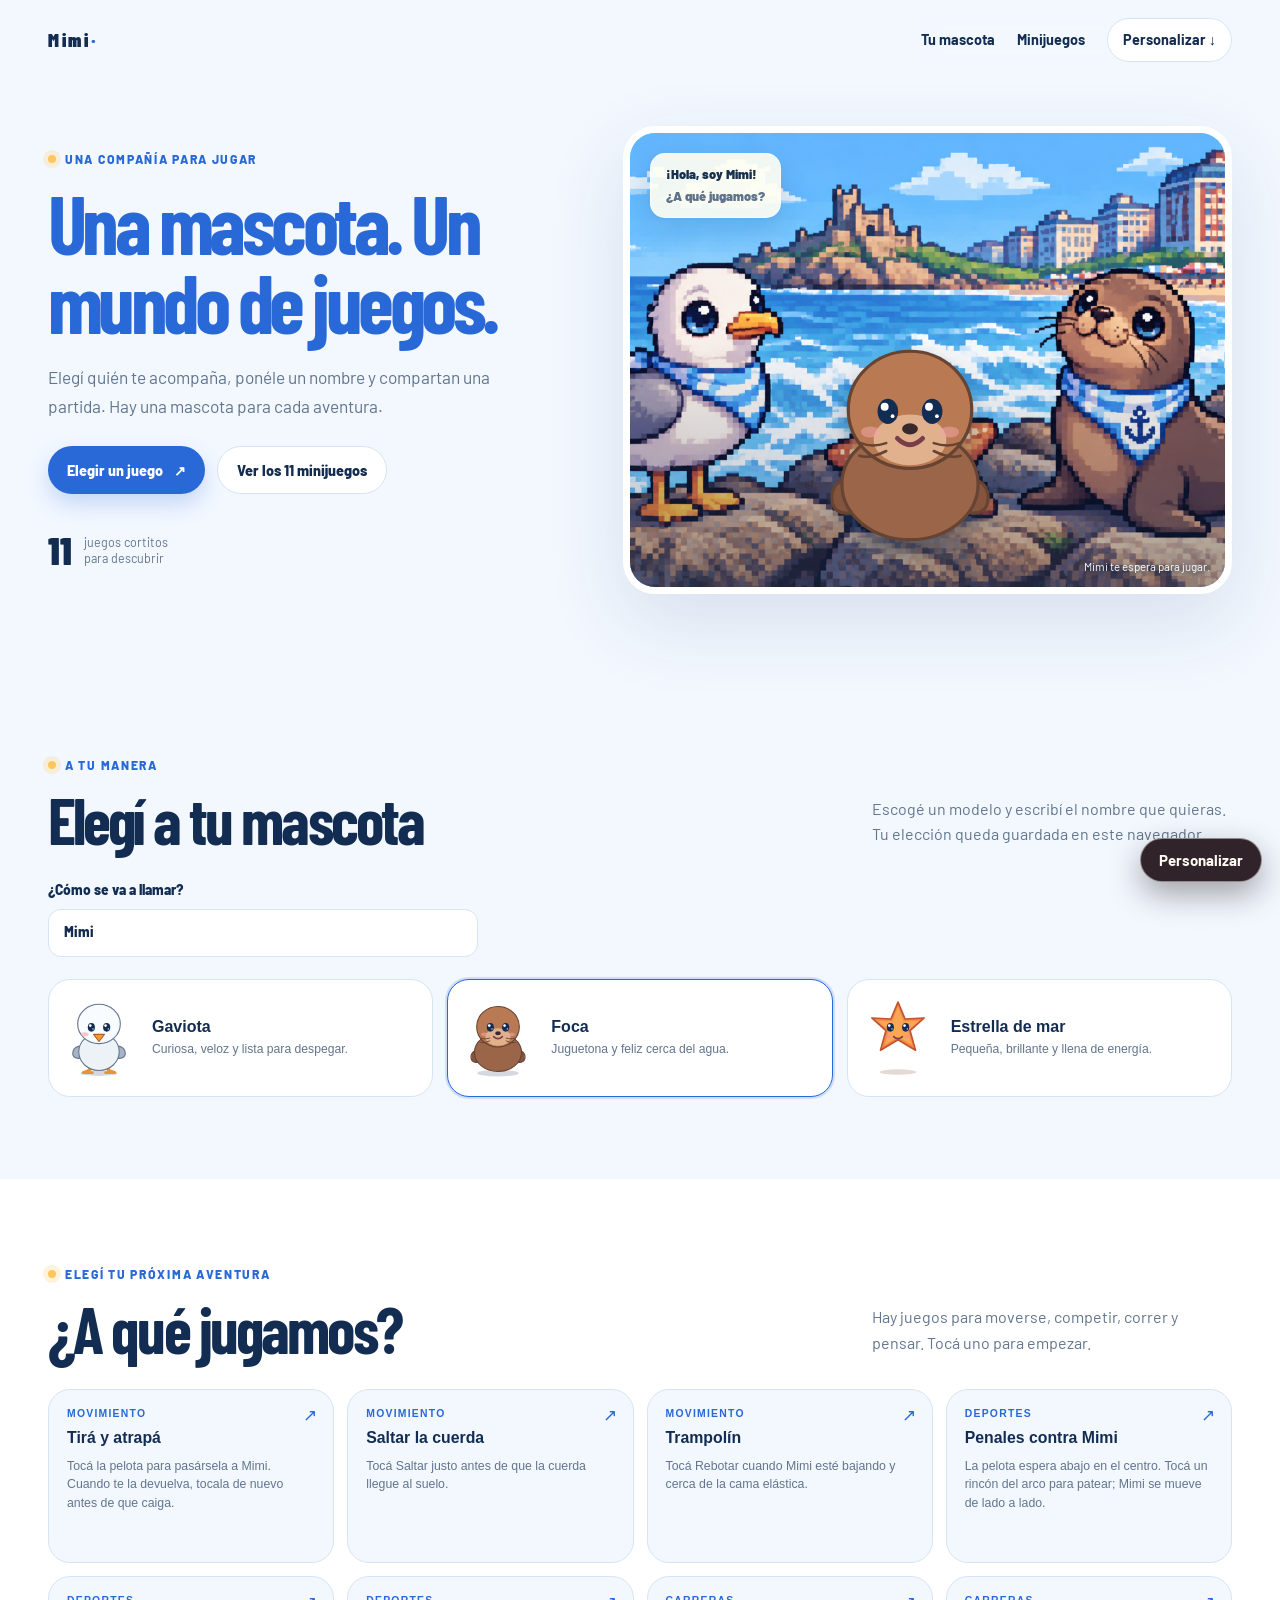
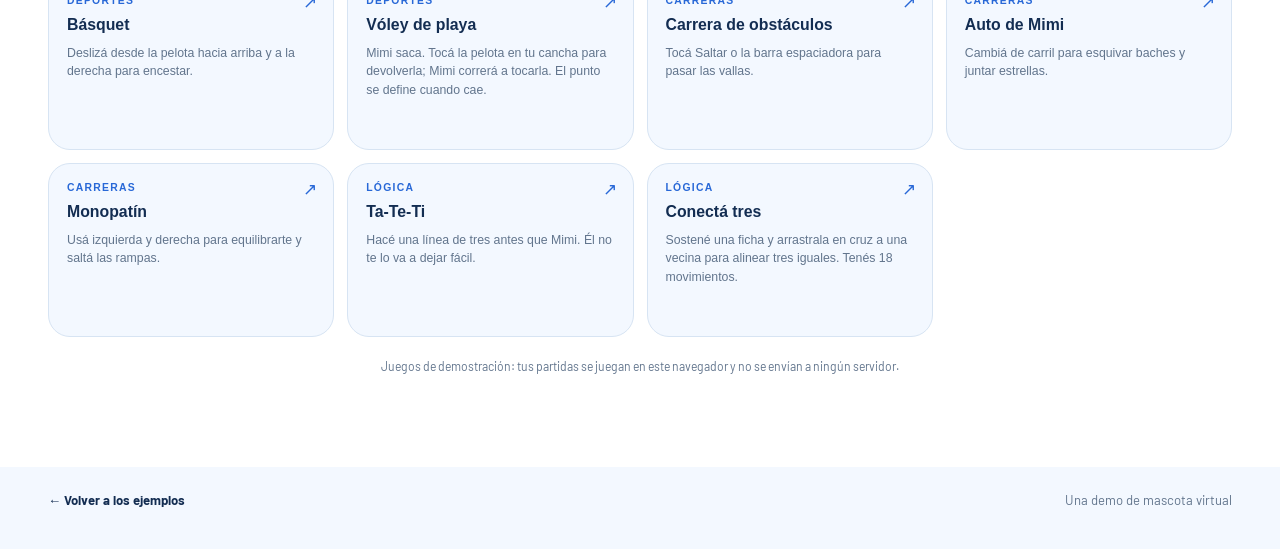
<file: mascota-virtual.html>
<!doctype html>
<html lang="es">
<head>
  <meta charset="utf-8">
  <meta name="viewport" content="width=device-width, initial-scale=1">
  <meta name="description" content="Elegí y nombrá tu mascota virtual, y jugá 11 minijuegos interactivos.">
  <meta name="theme-color" content="#e9f4ff">
  <title>Mascota virtual | Elegí tu compañero de juegos</title>
  <link rel="stylesheet" href="base.css">
  <link rel="stylesheet" href="editor.css">
  <link rel="stylesheet" href="mascota-virtual.css">
  <script src="editor.js" defer></script>
  <script src="mascota-juegos.js" defer></script>
  <script src="mascota-virtual.js" defer></script>
  <style>
    /* Colores principales: cambiá estos valores */
    :root {
      --bg: #f3f8ff;
      --surface: #ffffff;
      --text: #132d52;
      --muted: #62758d;
      --accent: #2868d7;
      --accent-2: #ffc65c;
      --line: #d7e4f3;
      --radius: 22px;
      --hero-bg: #96d4f4;
    }
  </style>
</head>
<body>
  <header class="pet-nav">
    <a class="pet-brand" id="pet-brand-name" href="index.html">Mi mascota</a>
    <nav aria-label="Navegación principal">
      <a href="#mascota">Tu mascota</a>
      <a href="#juegos">Minijuegos</a>
      <a class="pet-nav-cta" href="#mascota">Personalizar <span aria-hidden="true">↓</span></a>
    </nav>
  </header>

  <main>
    <section class="pet-hero" aria-labelledby="pet-title">
      <div class="pet-hero-copy">
        <p class="pet-eyebrow">Una compañía para jugar</p>
        <h1 id="pet-title">Una mascota. <span>Un mundo de juegos.</span></h1>
        <p class="pet-lead">Elegí quién te acompaña, ponéle un nombre y compartan una partida. Hay una mascota para cada aventura.</p>
        <div class="pet-hero-actions">
          <button class="pet-primary" type="button" data-open-games>Elegir un juego <span aria-hidden="true">↗</span></button>
          <a class="pet-secondary" href="#juegos">Ver los 11 minijuegos</a>
        </div>
        <div class="pet-count"><strong>11</strong><span>juegos cortitos<br>para descubrir</span></div>
      </div>

      <figure class="pet-scene">
        <img src="mascota-escena.png" alt="Ilustración pixel art de una playa con una gaviota, una estrella de mar y una foca">
        <div class="pet-scene-shade" aria-hidden="true"></div>
        <div class="pet-scene-note"><span id="pet-greeting">¡Hola!</span><small>¿A qué jugamos?</small></div>
        <button id="tolo" class="pet-mascot-button" type="button" aria-label="Saludar a tu mascota">
          <span class="pet-mascot-sprite" id="pet-mascot-sprite" aria-hidden="true"></span>
        </button>
        <figcaption id="pet-scene-caption">Tu mascota te espera para jugar.</figcaption>
      </figure>
    </section>

    <section class="pet-customize" id="mascota" aria-labelledby="pet-customize-title">
      <div class="pet-section-heading">
        <div><p class="pet-eyebrow">A tu manera</p><h2 id="pet-customize-title">Elegí a tu mascota</h2></div>
        <p>Escogé un modelo y escribí el nombre que quieras. Tu elección queda guardada en este navegador.</p>
      </div>
      <label class="pet-name-field" for="pet-name">¿Cómo se va a llamar?
        <input id="pet-name" name="pet-name" type="text" maxlength="24" autocomplete="off" placeholder="Escribí un nombre">
      </label>
      <div class="pet-model-grid" id="pet-model-options" role="group" aria-label="Elegí un modelo de mascota"></div>
    </section>

    <section class="pet-games" id="juegos" aria-labelledby="games-title">
      <div class="pet-section-heading">
        <div><p class="pet-eyebrow">Elegí tu próxima aventura</p><h2 id="games-title">¿A qué jugamos?</h2></div>
        <p>Hay juegos para moverse, competir, correr y pensar. Tocá uno para empezar.</p>
      </div>
      <div class="pet-game-grid" id="pet-game-grid" aria-live="polite"></div>
      <p class="pet-footnote">Juegos de demostración: tus partidas se juegan en este navegador y no se envían a ningún servidor.</p>
    </section>
  </main>

  <footer class="pet-footer"><a href="index.html">← Volver a los ejemplos</a><span>Una demo de mascota virtual</span></footer>
</body>
</html>
</file>
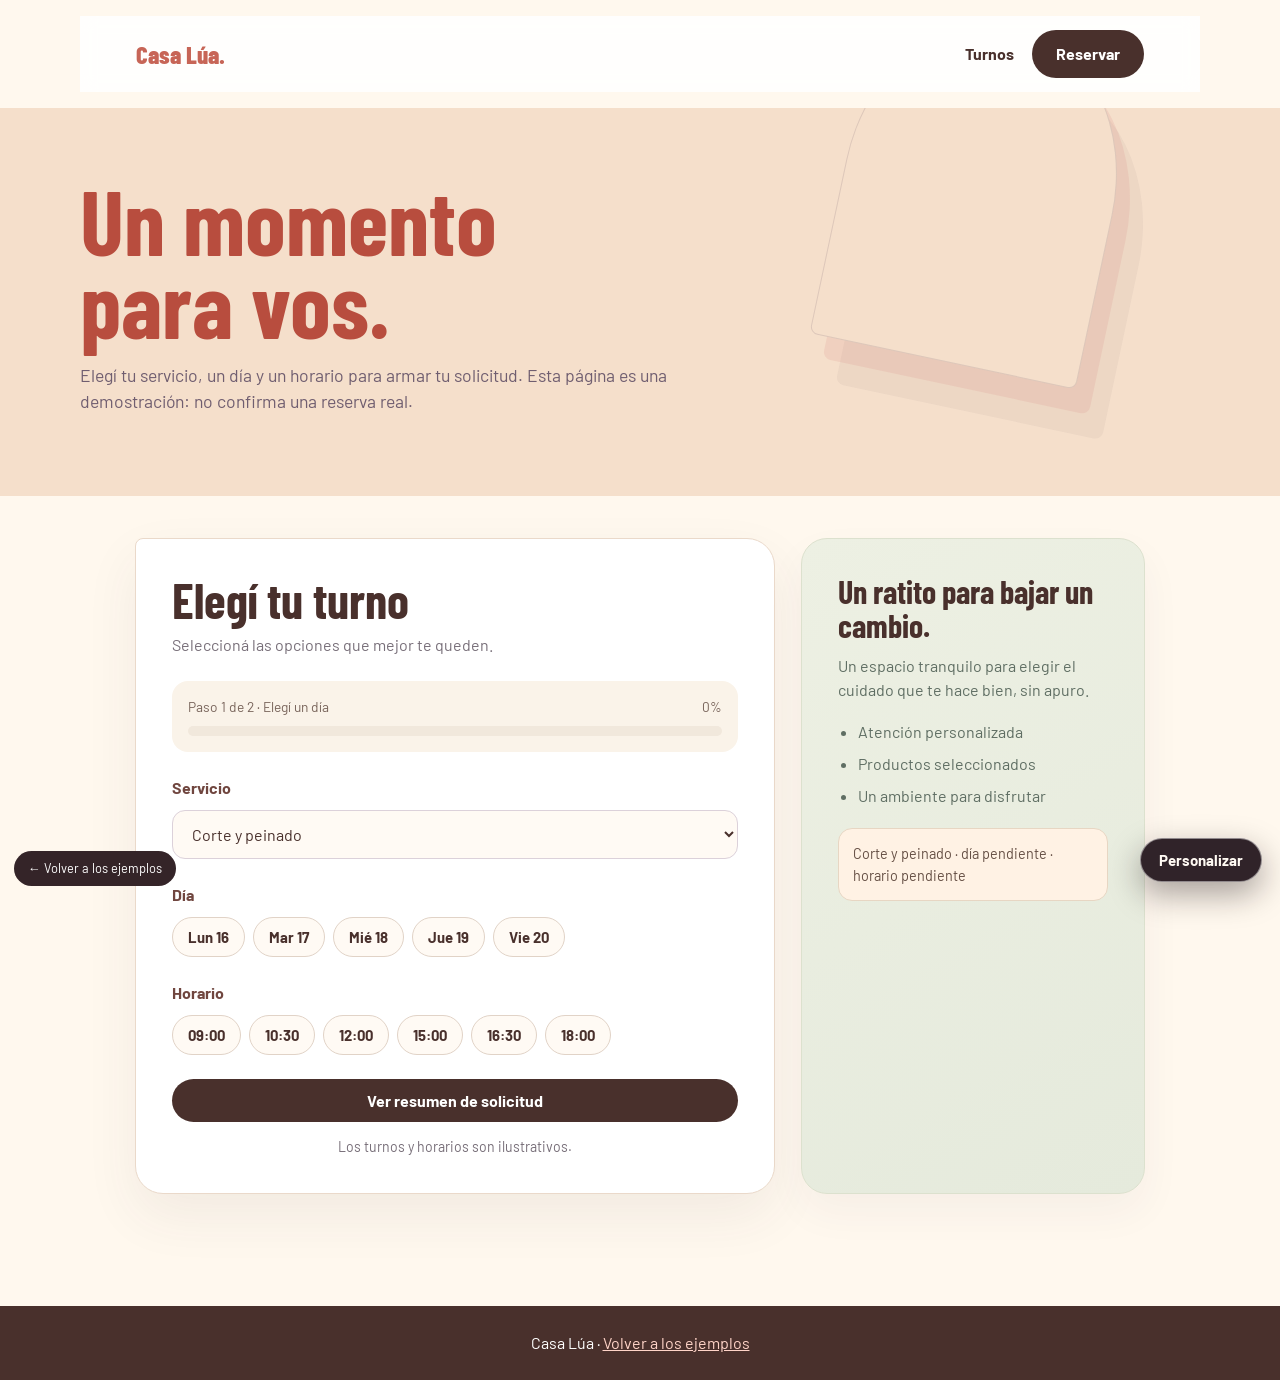
<file: reservas.html>
<!DOCTYPE html>
<html lang="es">
<head>
  <meta charset="utf-8">
  <meta name="viewport" content="width=device-width, initial-scale=1">
  <meta name="description" content="Demostración de reserva de turnos en un salón de belleza.">
  <title>Casa Lúa | Reservá tu momento</title>
  <link rel="stylesheet" href="base.css">
  <link rel="stylesheet" href="editor.css">
  <script src="editor.js" defer></script>
  <style>
    /* Colores principales: cambiá estos valores */
    :root{
      --bg:#fff8ee;
      --surface:#fff;
      --text:#49302c;
      --muted:#786f79;
      --accent:#c76557;
      --accent-2:#e5ac69;
      --line:#eadfda;
      --radius:26px;
      --hero-bg:#f5dfcb;
      --blush:#f5dfcb;
      --sage:#ece8d6;
      --plum:var(--text);
      --rose:var(--accent);
    }
    body{background:var(--bg);color:var(--text)}
    .lua-nav{padding:16px max(5%,calc((100% - 1120px)/2));background:var(--bg)}
    .lua-nav b{font-size:1.55rem}.lua-nav b span{color:var(--rose)}
    .lua-nav a{text-decoration:none}.lua-nav .btn{background:var(--plum)}
    .booking-hero{position:relative;overflow:hidden;padding:70px max(6%,calc((100% - 1120px)/2)) 82px;background:var(--blush)}
    .booking-hero:after{content:"";position:absolute;width:270px;height:340px;right:13%;top:-85px;border:1px solid #49334c22;border-radius:48% 48% 8px 8px;box-shadow:18px 22px 0 #d889872e,36px 44px 0 #49334c0c;transform:rotate(12deg)}
    .booking-hero p{position:relative;z-index:1;max-width:640px;margin-top:18px;color:#705e70;font-size:1.1rem}
    .booking-hero h1{position:relative;z-index:1;max-width:750px;font-size:clamp(54px,9vw,92px);line-height:.9}
    .booking-hero h1 span{color:#b84d3e}
    .booking-layout{display:grid;grid-template-columns:minmax(0,1.3fr) minmax(250px,.7fr);gap:22px;max-width:1050px;margin:42px auto;padding:0 20px 70px}
    .booking-card{padding:clamp(22px,4vw,36px);border:1px solid #eadfda;border-radius:26px;background:#fff;box-shadow:0 16px 42px #49334c0a}
    .booking-card h2{margin-bottom:8px;font-size:2.3rem}
    .booking-intro{margin-bottom:24px;color:#786f79}
    .booking-progress{margin:18px 0 24px}
    .progress-copy{display:flex;justify-content:space-between;gap:12px;margin-bottom:8px;color:#78645b;font-size:.86rem}
    .progress-track{height:8px;overflow:hidden;border-radius:99px;background:#f1e8dc}
    .progress-fill{width:0;height:100%;border-radius:inherit;background:linear-gradient(90deg,#c76557,#e5ac69);transition:width .25s ease}
    .booking-summary{margin-top:20px;padding:14px;border-radius:14px;background:#fff2e4;color:#665045;font-size:.9rem}
    .field-label{display:block;margin:20px 0 10px;font-weight:700}
    .service-select{width:100%;padding:13px 15px;border:1px solid #dcd1da;border-radius:13px;background:#fff;color:inherit;font:inherit}
    .choice-list{display:flex;flex-wrap:wrap;gap:8px}
    .choice{padding:9px 13px;border:1px solid #ddd2dc;border-radius:99px;background:#fff;color:inherit;font:700 .93rem Barlow;cursor:pointer;transition:background .18s,color .18s,border .18s}
    .choice[aria-pressed=true]{border-color:var(--plum);background:var(--plum);color:#fff}
    .booking-submit{width:100%;margin-top:24px;background:var(--plum)}
    .booking-help{margin-top:14px;color:#786f79;font-size:.88rem;text-align:center}
    .booking-aside{padding:28px;border-radius:26px;background:var(--sage)}
    .booking-aside h2{margin-bottom:12px;font-size:2rem}
    .booking-aside p{color:#5f6e63}
    .booking-aside ul{margin:18px 0 0 20px;color:#5f6e63}
    .booking-aside li{margin:8px 0}
    #booking-result{margin-top:18px;padding:15px;border-radius:14px;background:#f7eeee;color:var(--plum)}
    #booking-result:empty{display:none}
    #booking-result[data-state=success]{background:#e8f4e9}
    .booking-footer{padding:25px 5%;background:var(--plum);color:#fff;text-align:center}
    .booking-footer a{color:#ffd4c8}
    @media(max-width:760px){.booking-layout{grid-template-columns:1fr;margin-top:28px}.booking-hero:after{right:-70px;opacity:.5}.booking-aside{order:-1}}
    @media(max-width:520px){.lua-nav nav a:not(.btn){display:none}.booking-hero{padding-top:55px;padding-bottom:60px}.booking-hero:after{width:180px;height:240px;right:-110px}.booking-layout{padding-right:5%;padding-left:5%}.booking-card{padding:22px}}
    .booking-layout { gap: 26px; }
    .booking-card {
      border-color: #ead9ca;
      border-radius: 8px 28px 28px 28px;
      box-shadow: 0 22px 54px #49334c12;
    }
    .booking-card h2 { font-size: clamp(2.3rem, 4vw, 3.1rem); }
    .booking-progress { padding: 16px; border-radius: 16px; background: #faf3e9; }
    .progress-track { height: 10px; }
    .field-label { margin-top: 24px; color: #70463f; }
    .service-select { background: #fffaf4; }
    .choice {
      padding: 10px 15px;
      border-color: #e1d3c7;
      background: #fffaf4;
    }
    .choice:hover { border-color: var(--rose); background: #fff0e4; }
    .choice[aria-pressed=true] { box-shadow: 0 6px 14px #49302c2b; }
    .booking-aside {
      align-self: stretch;
      padding: clamp(24px, 4vw, 36px);
      border: 1px solid #dce1ce;
      background: linear-gradient(150deg, #edf0e3, #e5eadc);
      box-shadow: 0 18px 42px #49334c0c;
    }
    .booking-aside h2 { line-height: 1.04; }
    .booking-summary { border: 1px solid #e7d6c3; }
    #booking-result { border-left: 3px solid var(--rose); }
    @media(max-width:760px) {
      .booking-layout { gap: 16px; }
      .booking-aside { border-radius: 22px; }
    }
  </style>
</head>
<body>
  <header class="lua-nav"><nav aria-label="Navegación principal"><b>Casa Lúa<span>.</span></b><div><a href="#turno">Turnos</a><a class="btn" href="#turno">Reservar</a></div></nav></header>
  <main>
    <section class="booking-hero"><h1>Un momento<br>para <span>vos.</span></h1><p>Elegí tu servicio, un día y un horario para armar tu solicitud. Esta página es una demostración: no confirma una reserva real.</p></section>
    <div class="booking-layout" id="turno">
      <section class="booking-card" aria-labelledby="booking-title">
        <h2 id="booking-title">Elegí tu turno</h2><p class="booking-intro">Seleccioná las opciones que mejor te queden.</p>
        <div class="booking-progress" aria-label="Progreso de la solicitud">
          <div class="progress-copy"><span id="progress-label">Paso 1 de 2 · Elegí un día</span><span id="progress-percent">0%</span></div>
          <div class="progress-track" id="progress-track" role="progressbar" aria-label="Progreso de selección" aria-valuemin="0" aria-valuemax="100" aria-valuenow="0"><div class="progress-fill" id="progress-fill"></div></div>
        </div>
        <label class="field-label" for="service">Servicio</label>
        <select class="service-select" id="service"><option>Corte y peinado</option><option>Color</option><option>Manicura</option><option>Tratamiento capilar</option></select>
        <span class="field-label" id="date-label">Día</span><div class="choice-list" id="date-options" role="group" aria-labelledby="date-label"></div>
        <span class="field-label" id="time-label">Horario</span><div class="choice-list" id="time-options" role="group" aria-labelledby="time-label"></div>
        <button class="btn booking-submit" id="confirm-booking" type="button">Ver resumen de solicitud</button>
        <p class="booking-help">Los turnos y horarios son ilustrativos.</p><div id="booking-result" role="status" aria-live="polite"></div>
      </section>
      <aside class="booking-aside"><h2>Un ratito para bajar un cambio.</h2><p>Un espacio tranquilo para elegir el cuidado que te hace bien, sin apuro.</p><ul><li>Atención personalizada</li><li>Productos seleccionados</li><li>Un ambiente para disfrutar</li></ul><div class="booking-summary" id="booking-summary" aria-live="polite">Tu resumen aparecerá acá mientras elegís.</div></aside>
    </div>
  </main>
  <footer class="booking-footer">Casa Lúa · <a href="index.html">Volver a los ejemplos</a></footer>
  <script>
    // EDITÁ ACÁ: días y horarios disponibles en esta demostración.
    const dateOptions=["Lun 16","Mar 17","Mié 18","Jue 19","Vie 20"];
    const timeOptions=["09:00","10:30","12:00","15:00","16:30","18:00"];
    const bookingChoices={date:null,time:null};
    function updateBookingProgress(){
      const completed=[bookingChoices.date,bookingChoices.time].filter(Boolean).length;
      const percent=completed*50;
      const label=completed===0?"Paso 1 de 2 · Elegí un día":completed===1?"Paso 2 de 2 · Elegí un horario":"¡Listo! Revisá tu solicitud";
      document.getElementById("progress-fill").style.width=`${percent}%`;
      document.getElementById("progress-track").setAttribute("aria-valuenow",String(percent));
      document.getElementById("progress-label").textContent=label;
      document.getElementById("progress-percent").textContent=`${percent}%`;
      const service=document.getElementById("service").value;
      const date=bookingChoices.date||"día pendiente";
      const time=bookingChoices.time||"horario pendiente";
      document.getElementById("booking-summary").textContent=`${service} · ${date} · ${time}`;
    }
    function renderChoices(containerId,values,key){
      const container=document.getElementById(containerId);
      container.innerHTML=values.map(value=>`<button class="choice" type="button" data-choice="${value}" aria-pressed="${bookingChoices[key]===value}">${value}</button>`).join("");
      container.addEventListener("click",event=>{
        const button=event.target.closest("[data-choice]");
        if(!button)return;
        bookingChoices[key]=button.dataset.choice;
        container.querySelectorAll("[data-choice]").forEach(choice=>choice.setAttribute("aria-pressed",String(choice===button)));
        document.getElementById("booking-result").textContent="";
        updateBookingProgress();
      });
    }
    renderChoices("date-options",dateOptions,"date");
    renderChoices("time-options",timeOptions,"time");
    document.getElementById("service").addEventListener("change",updateBookingProgress);
    updateBookingProgress();
    document.getElementById("confirm-booking").addEventListener("click",()=>{
      const result=document.getElementById("booking-result");
      if(!bookingChoices.date||!bookingChoices.time){
        result.dataset.state="error";
        result.textContent="Elegí un día y un horario para ver el resumen.";
        return;
      }
      result.dataset.state="success";
      result.textContent=`Solicitud de demostración: ${document.getElementById("service").value}, ${bookingChoices.date} a las ${bookingChoices.time}. No se envió ni reservó un turno.`;
    });
  </script>
  <a class="back" href="index.html">← Volver a los ejemplos</a>
</body>
</html>
</file>
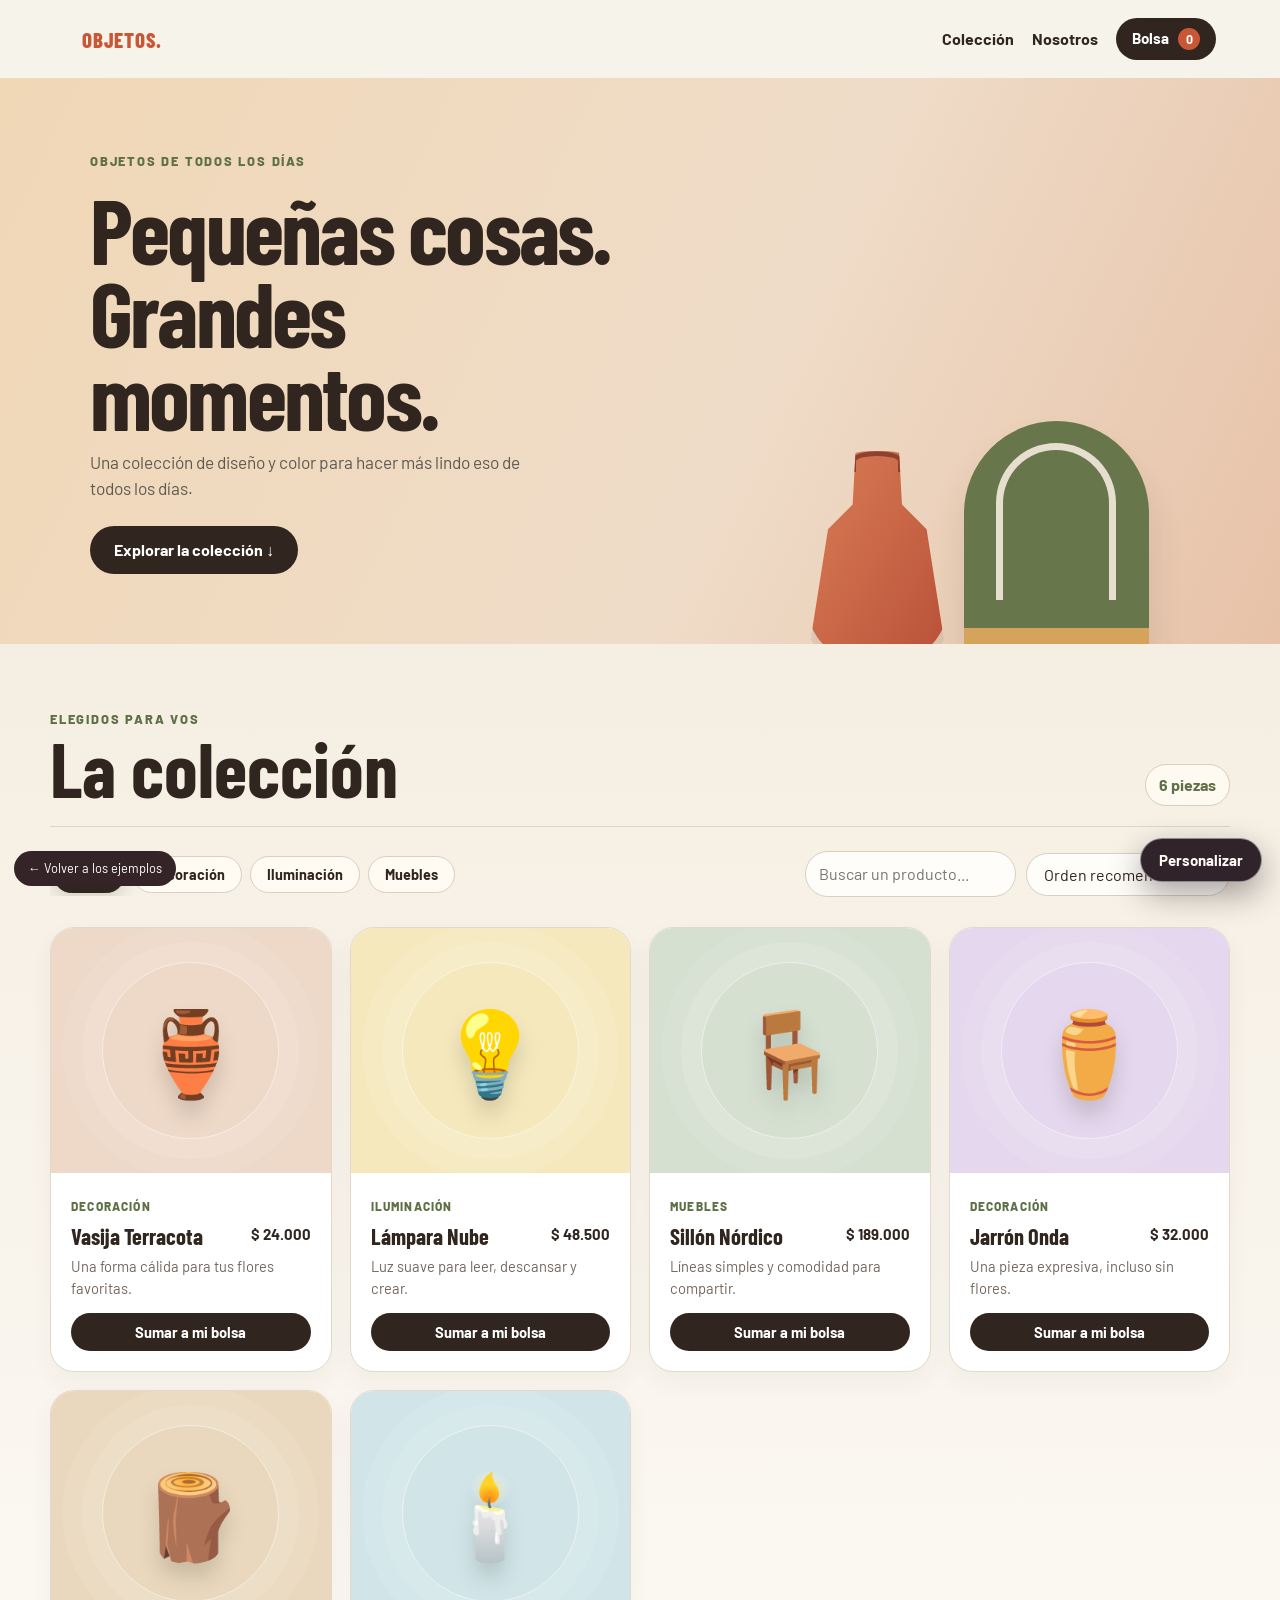
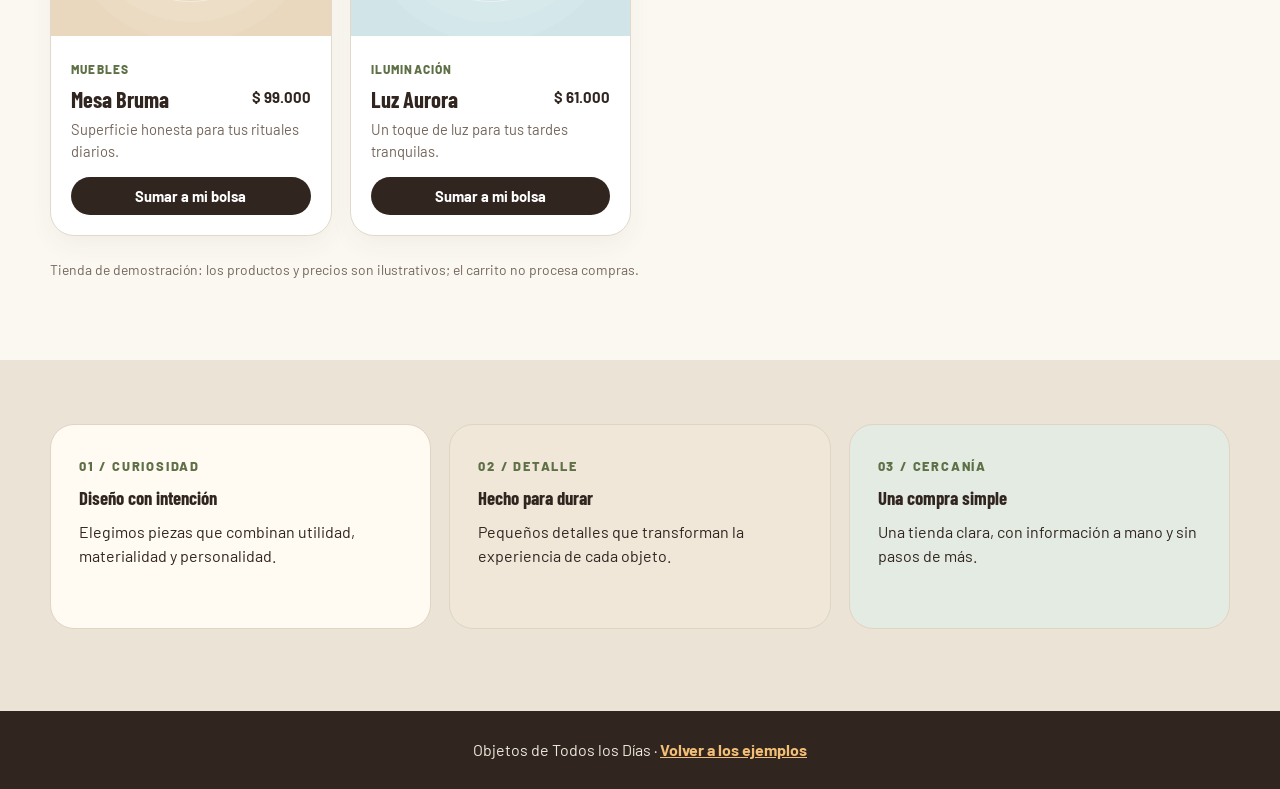
<file: tienda.html>
<!DOCTYPE html>
<html lang="es">
<head>
  <meta charset="utf-8">
  <meta name="viewport" content="width=device-width, initial-scale=1">
  <meta name="description" content="Ejemplo de tienda online con productos, categorías y carrito interactivo.">
  <title>Objetos de Todos los Días | Tienda</title>
  <link rel="stylesheet" href="base.css">
  <link rel="stylesheet" href="editor.css">
  <script src="editor.js" defer></script>
  <style>
    /* Colores principales: cambiá estos valores */
    :root{
      --bg:#fbf4e8;
      --surface:#fffdf9;
      --text:#30251f;
      --muted:#74665c;
      --accent:#c95735;
      --accent-2:#5e7045;
      --line:#e4dfd4;
      --radius:19px;
      --hero-bg:#f0d7b6;
      --shop-ink:var(--text);
      --shop-paper:var(--bg);
      --shop-orange:var(--accent);
      --shop-muted:var(--muted);
      --shop-green:var(--accent-2);
    }
    body{background:var(--bg);color:var(--text)}
    .shop-header{padding:0 max(5%,calc((100% - 1180px)/2));background:#f6f3eb}
    .shop-nav{position:static;padding:18px 0;display:flex;align-items:center;justify-content:space-between;gap:14px;background:transparent;backdrop-filter:none}
    .shop-mark{font:800 1.3rem 'Barlow Condensed';letter-spacing:.04em}
    .shop-mark span{color:var(--shop-orange)}
    .shop-nav-links{display:flex;align-items:center;gap:18px}
    .shop-nav-links a:not(.btn){color:var(--shop-ink);text-decoration:none;font-weight:700}
    .shop-nav-links a{margin:0}
    .cart-button{position:relative;padding:10px 16px;border:0;border-radius:99px;background:var(--shop-ink);color:#fff;font:700 .95rem Barlow;cursor:pointer}
    .cart-count{display:inline-grid;place-items:center;min-width:22px;height:22px;margin-left:6px;border-radius:99px;background:var(--shop-orange);font-size:.78rem}
    .shop-hero{position:relative;overflow:hidden;min-height:400px;padding:70px max(6%,calc((100% - 1100px)/2));display:flex;align-items:center;background:linear-gradient(115deg,#f0d7b6,#efdcc8 58%,#e7c2a8)}
    .shop-hero-copy{position:relative;z-index:1;max-width:570px}
    .shop-kicker{color:var(--shop-green);font-size:.8rem;font-weight:800;letter-spacing:.14em;text-transform:uppercase}
    .shop-hero h1{margin:15px 0;font-size:clamp(54px,9vw,92px);line-height:.9;letter-spacing:-.03em}
    .shop-hero p{max-width:430px;margin-bottom:24px;color:#5e5a50;font-size:1.08rem}
    .shop-hero .btn{background:var(--shop-ink)}
    .shop-still-life{position:absolute;right:9%;bottom:-12px;width:min(38vw,400px);height:300px}
    .shop-shape{position:absolute;bottom:0;display:grid;place-items:center;box-shadow:0 25px 35px #39311e20}
    .shop-vase{left:10%;width:145px;height:205px;border-radius:44% 44% 30% 30%;background:linear-gradient(120deg,#d97d55,#b95139);clip-path:polygon(35% 0,65% 0,67% 26%,84% 38%,96% 92%,88% 100%,12% 100%,4% 92%,16% 38%,33% 26%)}
    .shop-vase:after{content:"";position:absolute;top:0;width:42px;height:16px;border:5px solid #8e412e;border-bottom:0;border-radius:50% 50% 0 0}
    .shop-arch{right:4%;width:185px;height:235px;border-radius:100px 100px 12px 12px;background:#68764b}
    .shop-arch:before{content:"";position:absolute;top:22px;width:106px;height:150px;border:7px solid #e6dfd0;border-bottom:0;border-radius:70px 70px 0 0}
    .shop-arch:after{content:"";position:absolute;bottom:0;width:100%;height:28px;background:#d5a35b}
    .shop-main{max-width:1180px;margin:auto;padding:62px 24px 80px}
    .shop-heading{display:flex;justify-content:space-between;align-items:end;gap:20px;margin-bottom:24px}
    .shop-heading h2{font-size:clamp(40px,6vw,64px)}
    .shop-heading p{color:var(--shop-muted)}
    .shop-tools{display:flex;align-items:center;justify-content:space-between;gap:16px;margin-bottom:24px}
    .shop-filters{display:flex;gap:8px;overflow-x:auto;padding:3px}
    .filter-chip{padding:9px 16px;border:1px solid #d5d0c4;border-radius:99px;background:transparent;color:var(--shop-ink);font:700 .9rem Barlow;cursor:pointer;white-space:nowrap}
    .filter-chip[aria-pressed=true]{border-color:var(--shop-ink);background:var(--shop-ink);color:#fff}
    .shop-controls{display:flex;align-items:center;gap:10px}
    .shop-search,.shop-sort{padding:10px 13px;border:1px solid #d5d0c4;border-radius:99px;background:#fffdf9;font:inherit}
    .shop-search{width:min(100%,260px)}
    .shop-grid{display:grid;grid-template-columns:repeat(auto-fit,minmax(min(100%,240px),1fr));gap:18px}
    .product{overflow:hidden;border:1px solid #e4dfd4;border-radius:19px;background:#fff;transition:transform .2s,box-shadow .2s}
    .product:hover{transform:translateY(-5px);box-shadow:0 16px 30px #39311e18}
    .product-art{height:225px;position:relative;display:grid;place-items:center;overflow:hidden}
    .product-art:before{content:"";position:absolute;width:175px;height:175px;border:1px solid #ffffff88;border-radius:50%;box-shadow:0 0 0 20px #ffffff18,0 0 0 40px #ffffff12}
    .product-art span{position:relative;font-size:5.2rem;filter:drop-shadow(0 14px 10px #0002);transition:transform .25s}
    .product:hover .product-art span{transform:translateY(-5px) rotate(-5deg)}
    .product-info{padding:17px}
    .product-category{color:var(--shop-green);font-size:.74rem;font-weight:800;letter-spacing:.1em;text-transform:uppercase}
    .product-title-row{display:flex;justify-content:space-between;gap:10px;margin:6px 0}
    .product-title-row h3{font:700 1.25rem Barlow}
    .product-title-row strong{font-size:.94rem}
    .product-info p{min-height:42px;color:var(--shop-muted);font-size:.92rem}
    .product-buy{width:100%;margin-top:14px;padding:10px 14px;border:0;border-radius:99px;background:var(--shop-ink);color:#fff;font:700 .92rem Barlow;cursor:pointer}
    .product-buy:hover{background:var(--shop-green)}
    .shop-empty{grid-column:1/-1;padding:44px;text-align:center;color:var(--shop-muted)}
    .cart-backdrop{position:fixed;inset:0;z-index:29;border:0;background:#21191499;opacity:0;visibility:hidden;transition:opacity .25s,visibility .25s}
    .cart-backdrop.open{opacity:1;visibility:visible}
    .shop-cart-panel{position:fixed;inset:0 0 0 auto;z-index:30;width:min(390px,100%);padding:24px;display:flex;flex-direction:column;background:#fffdf9;box-shadow:-20px 0 55px #0002;transform:translateX(105%);visibility:hidden;transition:transform .25s,visibility .25s}
    .shop-cart-panel.open{transform:none;visibility:visible}
    .cart-head{display:flex;align-items:center;justify-content:space-between;padding-bottom:16px;border-bottom:1px solid #e7e2d9}
    .cart-head h2{font-size:2rem}
    .cart-close{width:38px;height:38px;border:0;border-radius:50%;background:#eeeae2;font-size:1.2rem;cursor:pointer}
    .cart-items{display:grid;align-content:start;gap:12px;padding:18px 0;overflow:auto}
    .cart-item{display:flex;justify-content:space-between;gap:12px;padding:12px;border-radius:12px;background:var(--shop-paper)}
    .cart-item button{border:0;background:transparent;color:#9e3e32;font-weight:700;cursor:pointer}
    .cart-empty{padding:24px 0;color:var(--shop-muted)}
    .cart-total{margin-top:auto;padding:17px 0;border-top:1px solid #e7e2d9;font-weight:800}
    .cart-demo-note{padding:12px;border-radius:12px;background:#f8ecdc;color:#70584a;font-size:.86rem}
    .shop-sort{color:var(--shop-ink)}
    .shop-note{margin-top:24px;color:var(--shop-muted);font-size:.87rem}
    .shop-footer{padding:27px 5%;background:var(--shop-ink);color:#eee9de;text-align:center}
    .shop-footer a{color:#f3be75;font-weight:700}
    @media(max-width:700px){.shop-still-life{right:-55px;opacity:.34}.shop-main{padding:44px 5% 62px}.shop-tools,.shop-heading{align-items:stretch;flex-direction:column}.shop-controls{width:100%;flex-direction:column;align-items:stretch}.shop-search{width:100%}.shop-nav-links>a:not(.btn){display:none}}
    @media(prefers-reduced-motion:reduce){.shop-cart-panel{transition:none}}
    .shop-main {
      max-width: none;
      padding-right: max(24px, calc((100% - 1180px) / 2));
      padding-left: max(24px, calc((100% - 1180px) / 2));
      background: linear-gradient(180deg, #f5eee2, #fbf8f2 72%);
    }
    .shop-heading {
      padding-bottom: 20px;
      border-bottom: 1px solid #ded5c7;
    }
    .shop-heading h2 { font-size: clamp(44px, 7vw, 76px); }
    .shop-heading #result-count {
      padding: 8px 13px;
      border: 1px solid #d9cdbc;
      border-radius: 99px;
      background: #fffaf1;
      color: var(--shop-green);
      font-weight: 700;
    }
    .shop-tools { margin-bottom: 30px; }
    .filter-chip { background: #fffaf2; }
    .filter-chip[aria-pressed=true] { box-shadow: 0 6px 16px #2c46322b; }
    .product {
      border-color: #e2d9cb;
      border-radius: 24px;
      box-shadow: 0 10px 24px #39311e0c;
    }
    .product-art { height: 245px; }
    .product-info { padding: 20px; }
    .product-title-row h3 { font-size: 1.4rem; }
    #nosotros {
      padding: 64px max(24px, calc((100% - 1180px) / 2)) 82px;
      background: #ebe3d5;
    }
    #nosotros .grid { gap: 18px; }
    #nosotros .card {
      min-height: 205px;
      padding: 28px;
      border-color: #e0d4c3;
      border-radius: 24px;
      background: #fffaf2;
    }
    #nosotros .card:nth-child(2) { background: #f0e7d8; }
    #nosotros .card:nth-child(3) { background: #e4ebe2; }
    @media(max-width:700px) {
      .shop-main { padding: 44px 5% 62px; }
      #nosotros { padding: 48px 5% 62px; }
      .product-art { height: 220px; }
    }
  </style>
</head>
<body>
  <header class="shop-header">
    <nav class="shop-nav" aria-label="Navegación principal"><a class="shop-mark" href="#inicio" style="text-decoration:none;color:inherit">OBJETOS<span>.</span></a><div class="shop-nav-links"><a href="#productos">Colección</a><a href="#nosotros">Nosotros</a><button class="cart-button" id="open-cart" type="button" aria-controls="cart-panel" aria-expanded="false">Bolsa <span class="cart-count" id="cart-count">0</span></button></div></nav>
  </header>
  <main>
    <section class="shop-hero" id="inicio">
      <div class="shop-hero-copy"><span class="shop-kicker">Objetos de todos los días</span><h1>Pequeñas cosas.<br>Grandes momentos.</h1><p>Una colección de diseño y color para hacer más lindo eso de todos los días.</p><a class="btn" href="#productos">Explorar la colección <span aria-hidden="true">↓</span></a></div>
      <div class="shop-still-life" aria-hidden="true"><div class="shop-shape shop-vase"></div><div class="shop-shape shop-arch"></div></div>
    </section>
    <section class="shop-main" id="productos">
      <div class="shop-heading"><div><span class="shop-kicker">Elegidos para vos</span><h2>La colección</h2></div><p id="result-count" aria-live="polite"></p></div>
      <div class="shop-tools"><div class="shop-filters" id="shop-filters" role="group" aria-label="Filtrar por categoría"></div><div class="shop-controls"><label class="sr-only" for="shop-search">Buscar productos</label><input class="shop-search" id="shop-search" type="search" placeholder="Buscar un producto..." aria-label="Buscar productos"><label class="sr-only" for="shop-sort">Ordenar productos</label><select class="shop-sort" id="shop-sort"><option value="featured">Orden recomendado</option><option value="price-low">Precio: menor a mayor</option><option value="price-high">Precio: mayor a menor</option></select></div></div>
      <div class="shop-grid" id="shop-grid"></div>
      <p class="shop-note">Tienda de demostración: los productos y precios son ilustrativos; el carrito no procesa compras.</p>
    </section>
    <section id="nosotros"><div class="grid"><article class="card"><span class="shop-kicker">01 / Curiosidad</span><h3 style="margin:12px 0">Diseño con intención</h3><p>Elegimos piezas que combinan utilidad, materialidad y personalidad.</p></article><article class="card"><span class="shop-kicker">02 / Detalle</span><h3 style="margin:12px 0">Hecho para durar</h3><p>Pequeños detalles que transforman la experiencia de cada objeto.</p></article><article class="card"><span class="shop-kicker">03 / Cercanía</span><h3 style="margin:12px 0">Una compra simple</h3><p>Una tienda clara, con información a mano y sin pasos de más.</p></article></div></section>
  </main>
  <div class="cart-backdrop" id="cart-backdrop" aria-hidden="true"></div>
  <aside class="shop-cart-panel" id="cart-panel" role="dialog" aria-modal="true" aria-labelledby="cart-title" aria-hidden="true">
    <div class="cart-head"><h2 id="cart-title">Tu bolsa</h2><button class="cart-close" id="close-cart" type="button" aria-label="Cerrar bolsa">×</button></div>
    <div class="cart-items" id="cart-items"></div>
    <p class="cart-total" id="cart-total" aria-live="polite"></p>
    <p class="cart-demo-note">Demostración: el carrito no procesa compras.</p>
  </aside>
  <footer class="shop-footer">Objetos de Todos los Días · <a href="index.html">Volver a los ejemplos</a></footer>
  <script>
    // EDITÁ ACÁ: productos de ejemplo.
    const products=[
      {name:"Vasija Terracota",category:"Decoración",price:24000,emoji:"🏺",color:"#eed8c7",description:"Una forma cálida para tus flores favoritas."},
      {name:"Lámpara Nube",category:"Iluminación",price:48500,emoji:"💡",color:"#f5e8bd",description:"Luz suave para leer, descansar y crear."},
      {name:"Sillón Nórdico",category:"Muebles",price:189000,emoji:"🪑",color:"#d5e0d1",description:"Líneas simples y comodidad para compartir."},
      {name:"Jarrón Onda",category:"Decoración",price:32000,emoji:"⚱️",color:"#e5d7ed",description:"Una pieza expresiva, incluso sin flores."},
      {name:"Mesa Bruma",category:"Muebles",price:99000,emoji:"🪵",color:"#e9d8bd",description:"Superficie honesta para tus rituales diarios."},
      {name:"Luz Aurora",category:"Iluminación",price:61000,emoji:"🕯️",color:"#d1e5e8",description:"Un toque de luz para tus tardes tranquilas."}
    ];
    let activeCategory="Todos";
    const basket=[];
    const grid=document.getElementById("shop-grid");
    const filters=document.getElementById("shop-filters");
    const search=document.getElementById("shop-search");
    const sort=document.getElementById("shop-sort");
    const cartPanel=document.getElementById("cart-panel");
    const cartBackdrop=document.getElementById("cart-backdrop");
    const cartTrigger=document.getElementById("open-cart");
    const pesos=new Intl.NumberFormat("es-AR",{style:"currency",currency:"ARS",maximumFractionDigits:0});
    const categories=["Todos",...new Set(products.map(product=>product.category))];

    function renderFilters(){
      filters.innerHTML=categories.map(category=>`<button class="filter-chip" type="button" data-filter="${category}" aria-pressed="${activeCategory===category}">${category}</button>`).join("");
    }
    function renderProducts(){
      const query=search.value.trim().toLocaleLowerCase("es");
      const visible=products.filter(product=>(activeCategory==="Todos"||product.category===activeCategory)&&`${product.name} ${product.category} ${product.description}`.toLocaleLowerCase("es").includes(query));
      if(sort.value==="price-low")visible.sort((first,second)=>first.price-second.price);
      if(sort.value==="price-high")visible.sort((first,second)=>second.price-first.price);
      document.getElementById("result-count").textContent=`${visible.length} ${visible.length===1?"pieza":"piezas"}`;
      grid.innerHTML=visible.length?visible.map(product=>`<article class="product"><div class="product-art" style="background:${product.color}"><span aria-hidden="true">${product.emoji}</span></div><div class="product-info"><span class="product-category">${product.category}</span><div class="product-title-row"><h3>${product.name}</h3><strong>${pesos.format(product.price)}</strong></div><p>${product.description}</p><button class="product-buy" type="button" data-add="${product.name}">Sumar a mi bolsa</button></div></article>`).join(""):'<p class="shop-empty">No encontramos productos. Probá otra búsqueda.</p>';
    }
    function renderCart(){
      document.getElementById("cart-count").textContent=basket.length;
      document.getElementById("cart-items").innerHTML=basket.length?basket.map((product,index)=>`<div class="cart-item"><span>${product.name} · ${pesos.format(product.price)}</span><button type="button" data-remove="${index}" aria-label="Quitar ${product.name}">Quitar</button></div>`).join(""):'<p class="cart-empty">Tu bolsa está esperando algo lindo.</p>';
      document.getElementById("cart-total").textContent=`Subtotal de ejemplo: ${pesos.format(basket.reduce((total,product)=>total+product.price,0))}`;
    }
    filters.addEventListener("click",event=>{const button=event.target.closest("[data-filter]");if(!button)return;activeCategory=button.dataset.filter;renderFilters();renderProducts();filters.querySelector('[aria-pressed="true"]')?.focus()});
    search.addEventListener("input",renderProducts);
    sort.addEventListener("change",renderProducts);
    grid.addEventListener("click",event=>{const button=event.target.closest("[data-add]");if(!button)return;basket.push(products.find(product=>product.name===button.dataset.add));renderCart();button.textContent="✓ Agregado";setTimeout(()=>{if(button.isConnected)button.textContent="Sumar a mi bolsa"},900)});
    document.getElementById("cart-items").addEventListener("click",event=>{const button=event.target.closest("[data-remove]");if(!button)return;basket.splice(Number(button.dataset.remove),1);renderCart()});
    function setCartOpen(open){cartPanel.classList.toggle("open",open);cartBackdrop.classList.toggle("open",open);cartPanel.setAttribute("aria-hidden",String(!open));cartTrigger.setAttribute("aria-expanded",String(open));document.querySelector("main").inert=open;document.querySelector(".shop-header").inert=open;document.querySelector(".shop-footer").inert=open;if(open)document.getElementById("close-cart").focus();else cartTrigger.focus()}
    document.getElementById("open-cart").addEventListener("click",()=>setCartOpen(true));
    document.getElementById("close-cart").addEventListener("click",()=>setCartOpen(false));
    cartBackdrop.addEventListener("click",()=>setCartOpen(false));
    document.addEventListener("keydown",event=>{
      if(!cartPanel.classList.contains("open"))return;
      if(event.key==="Escape"){setCartOpen(false);return}
      if(event.key!=="Tab")return;
      const focusable=[...cartPanel.querySelectorAll("button:not([disabled]),a[href],input,select,textarea,[tabindex]:not([tabindex='-1'])")];
      const first=focusable[0];
      const last=focusable[focusable.length-1];
      if(event.shiftKey&&document.activeElement===first){event.preventDefault();last.focus()}
      else if(!event.shiftKey&&document.activeElement===last){event.preventDefault();first.focus()}
    });
    renderFilters();renderProducts();renderCart();
  </script>
  <a class="back" href="index.html">← Volver a los ejemplos</a>
</body>
</html>
</file>
<file: base.css>
@import url('https://fonts.googleapis.com/css2?family=Barlow:wght@500;700&family=Barlow+Condensed:wght@800&display=swap');
*{box-sizing:border-box;margin:0;padding:0}
:root{--a:#c75b3b;--ink:#29251f;--soft:#f4eadb}
html{scroll-behavior:smooth;scroll-padding-top:82px}
body{font-family:Barlow,sans-serif;color:var(--ink);background:#f8fafc;line-height:1.5}
h1,h2,h3{font-family:'Barlow Condensed',sans-serif;line-height:1}
nav{display:flex;justify-content:space-between;align-items:center;padding:14px 5%;position:sticky;top:0;background:#fffd;backdrop-filter:blur(8px);z-index:9}
nav b{font:800 1.6rem 'Barlow Condensed'}
nav a{margin-left:18px;color:inherit;text-decoration:none;font-weight:700}
.btn{display:inline-block;background:var(--a);color:#fff!important;padding:12px 24px;border-radius:99px;font-weight:700;border:0;cursor:pointer;text-decoration:none;font-size:1rem;font-family:inherit;transition:transform .2s,box-shadow .2s,background .2s}
.btn:hover{transform:translateY(-2px);box-shadow:0 8px 20px #0003}
.btn:focus-visible,button:focus-visible,a:focus-visible,input:focus-visible,select:focus-visible,textarea:focus-visible{outline:3px solid #d98b52;outline-offset:3px}
section{padding:60px 5%}
.grid{display:grid;grid-template-columns:repeat(auto-fit,minmax(220px,1fr));gap:20px}
.card{background:#fff;border:1px solid #e8ded2;border-radius:20px;padding:22px;transition:transform .22s,border-color .22s,box-shadow .22s}
.card:hover{transform:translateY(-4px);border-color:#d8b69b;box-shadow:0 12px 30px #6b43201a}
@media(hover:hover) and (prefers-reduced-motion:no-preference){
  .c,.step,.process-step,.plan-card,.ownership-card,.faq-item,.product-card,.product,.story,.work-card,.booking-card,.booking-aside,.feed-card,.community-sidebar,.composer,.biz-card,.biz-metric,.extra-option,.portfolio-fact,.hero-window{
    transition:transform .24s ease,box-shadow .24s ease,border-color .24s ease
  }
  body :is(.c,.step,.process-step,.plan-card,.ownership-card,.faq-item,.product-card,.product,.story,.work-card,.booking-card,.booking-aside,.feed-card,.community-sidebar,.composer,.biz-card,.biz-metric,.extra-option,.portfolio-fact,.hero-window):hover{
    transform:translateY(-4px);
    box-shadow:0 14px 30px #34242820
  }
  body .js .process-step.is-visible:hover{transform:translateY(-4px);box-shadow:0 14px 30px #34242820}
  .product-card:hover .product-art svg{transform:scale(1.035);transition:transform .28s ease}
  .product-card .product-art svg{transition:transform .28s ease}
  .hero::after,.window-sample::before,.window-sample::after,.catalog-header::before,.catalog-header::after,.sur-hero::before,.sur-hero::after,.sur-contact::after,.booking-hero::after,.community-hero::after,.biz-hero::before,.editorial-feature::before,.editorial-feature::after{
    pointer-events:none;
    transition:translate .34s ease,scale .34s ease
  }
  .hero:hover::after,.window-sample:hover::before,.window-sample:hover::after,.catalog-header:hover::before,.catalog-header:hover::after,.sur-hero:hover::before,.sur-hero:hover::after,.sur-contact:hover::after,.booking-hero:hover::after,.community-hero:hover::after,.biz-hero:hover::before,.editorial-feature:hover::before,.editorial-feature:hover::after{
    translate:0 -8px;
    scale:1.04
  }
  .catalog-visual .visual-orbit,.catalog-visual .visual-product,.catalog-visual .visual-float,.biz-orbit,.shop-vase,.shop-arch{
    transition:translate .34s ease,scale .34s ease
  }
  .catalog-visual:hover .visual-orbit,.biz-hero:hover .biz-orbit{scale:1.04}
  .catalog-visual:hover .visual-product.main{translate:0 -5px}
  .catalog-visual:hover .visual-product.side{translate:0 -8px}
  .catalog-visual:hover .visual-product.rear-card{translate:0 -4px}
  .catalog-visual:hover .visual-float{translate:0 -6px}
  .shop-hero:hover .shop-vase{translate:0 -7px}
  .shop-hero:hover .shop-arch{translate:0 -5px}
  .hero-window:hover{transform:rotate(3deg) translateY(-4px)}
}
@keyframes slow-circle-spin{to{rotate:1turn}}
@keyframes slow-circle-counterspin{to{rotate:-1turn}}
@media(prefers-reduced-motion:no-preference){
  .hero::after,.window-sample::after,.catalog-header::before,.catalog-header::after,.catalog-visual .visual-orbit,.sur-contact::after,.community-hero::after,.editorial-feature::before,.biz-orbit,.product-art::before{
    animation:slow-circle-spin 32s linear infinite
  }
  .biz-orbit span{animation:slow-circle-counterspin 32s linear infinite}
}
.hero::after{border-top-color:#f4bb78}
.catalog-header::before,.catalog-header::after,.catalog-visual .visual-orbit{border-top-color:#f4bb78}
.back{position:fixed;left:14px;bottom:14px;background:#342428;color:#fff;padding:8px 14px;border-radius:99px;font-size:.8rem;text-decoration:none;z-index:99;transition:background .2s,transform .2s}
.back:hover{background:#9c543b;transform:translateY(-2px)}
::selection{background:#efbd7c;color:#342428}
.sr-only{position:absolute;width:1px;height:1px;padding:0;margin:-1px;overflow:hidden;clip:rect(0,0,0,0);white-space:nowrap;border:0}
.rv{opacity:0;transform:translateY(24px);animation:up .7s forwards}
@keyframes up{to{opacity:1;transform:none}}
@media(max-width:600px){section{padding:48px 6%}nav{gap:12px}nav a{margin-left:8px}}
@media(prefers-reduced-motion:reduce){html{scroll-behavior:auto}*,*::before,*::after{animation-duration:.01ms!important;animation-iteration-count:1!important;transition-duration:.01ms!important;scroll-behavior:auto!important}.rv{opacity:1!important;transform:none!important}}
</file>
<file: editor.css>
.visual-editor-toggle {
  position: fixed;
  z-index: 9998;
  right: 18px;
  bottom: 18px;
  padding: 12px 18px;
  border: 1px solid #fff7;
  border-radius: 999px;
  background: #302329;
  color: #fffaf3;
  box-shadow: 0 12px 32px #160d1160;
  font: 700 15px/1.2 Barlow, Arial, sans-serif;
  cursor: pointer;
}

.visual-editor-toggle:hover { background: #493137; }
.visual-editor-toggle:focus-visible,
.visual-editor-panel :focus-visible {
  outline: 3px solid #e5ac69;
  outline-offset: 3px;
}

.visual-editor-panel {
  position: fixed;
  z-index: 9999;
  inset: 0 0 0 auto;
  width: min(440px, 100vw);
  display: flex;
  flex-direction: column;
  border-left: 1px solid #e6d8ca;
  background: #fffaf3;
  color: #35282a;
  box-shadow: -24px 0 70px #160d1140;
  font: 15px/1.45 Barlow, Arial, sans-serif;
}

.visual-editor-panel[hidden] { display: none; }
.visual-editor-panel * { box-sizing: border-box; }
.visual-editor-head {
  display: flex;
  align-items: center;
  justify-content: space-between;
  gap: 16px;
  padding: 18px 20px;
  border-bottom: 1px solid #e7d9ca;
}

.visual-editor-head h2 {
  margin: 0;
  color: #35282a;
  font: 800 24px/1 Barlow, Arial, sans-serif;
}

.visual-editor-close {
  width: 40px;
  height: 40px;
  border: 1px solid #e1d2c2;
  border-radius: 50%;
  background: #fff;
  color: #35282a;
  font-size: 24px;
  cursor: pointer;
}

.visual-editor-tabs {
  display: grid;
  grid-template-columns: repeat(4, minmax(0, 1fr));
  gap: 6px;
  padding: 12px 16px;
  border-bottom: 1px solid #e7d9ca;
}

.visual-editor-tab {
  min-height: 38px;
  padding: 7px 5px;
  border: 1px solid transparent;
  border-radius: 9px;
  background: transparent;
  color: #69564d;
  font: 700 13px/1.1 Barlow, Arial, sans-serif;
  cursor: pointer;
}

.visual-editor-tab[aria-selected="true"] {
  border-color: #e4cbb2;
  background: #f6e8d9;
  color: #803f31;
}

.visual-editor-content {
  flex: 1;
  min-height: 0;
  overflow: auto;
  padding: 20px;
}

.visual-editor-page[hidden] { display: none; }
.visual-editor-page h3 {
  margin: 0 0 16px;
  color: #493137;
  font: 800 21px/1.1 Barlow, Arial, sans-serif;
}

.visual-editor-description {
  margin: 0 0 16px;
  color: #695b52;
  font-size: 14px;
}

.visual-editor-field {
  display: grid;
  gap: 7px;
  margin: 0 0 16px;
  color: #493a34;
  font-weight: 700;
}

.visual-editor-field input[type="text"],
.visual-editor-field input[type="tel"],
.visual-editor-field select {
  width: 100%;
  min-height: 42px;
  padding: 9px 11px;
  border: 1px solid #d8c8b7;
  border-radius: 9px;
  background: #fff;
  color: #35282a;
  font: inherit;
}

.visual-editor-color-row {
  display: grid;
  grid-template-columns: minmax(0, 1fr) 54px;
  align-items: center;
  gap: 12px;
  margin-bottom: 11px;
  font-weight: 700;
}

.visual-editor-color-row input {
  width: 54px;
  height: 38px;
  padding: 3px;
  border: 1px solid #d8c8b7;
  border-radius: 8px;
  background: #fff;
  cursor: pointer;
}

.visual-editor-range {
  width: 100%;
  accent-color: #a64e37;
}

.visual-editor-contrast {
  margin: 16px 0 0;
  padding: 12px;
  border-radius: 10px;
  background: #e9f2e7;
  color: #305333;
  font-size: 14px;
}

.visual-editor-contrast[data-low="true"] {
  background: #fff0dc;
  color: #7d3b20;
}

.visual-editor-actions {
  display: grid;
  gap: 9px;
  padding: 15px 20px;
  border-top: 1px solid #e7d9ca;
  background: #fffaf3;
}

.visual-editor-action {
  min-height: 42px;
  padding: 10px 14px;
  border: 1px solid #d8c8b7;
  border-radius: 10px;
  background: #fff;
  color: #493137;
  font: 700 14px/1.2 Barlow, Arial, sans-serif;
  cursor: pointer;
}

.visual-editor-action-primary {
  border-color: #803f31;
  background: #803f31;
  color: white;
}

.visual-editor-action:hover { filter: brightness(.97); }
.visual-editor-status {
  min-height: 20px;
  margin: 0;
  color: #69564d;
  font-size: 13px;
}

.visual-editor-sections {
  display: grid;
  gap: 9px;
}

.visual-editor-section-row {
  display: grid;
  grid-template-columns: minmax(0, 1fr) auto auto;
  align-items: center;
  gap: 8px;
  padding: 10px;
  border: 1px solid #e3d6c7;
  border-radius: 11px;
  background: white;
}

.visual-editor-section-name {
  overflow-wrap: anywhere;
  font-weight: 700;
}

.visual-editor-section-row label {
  display: flex;
  align-items: center;
  gap: 6px;
  font-size: 13px;
}

.visual-editor-section-row input[type="checkbox"] { accent-color: #803f31; }
.visual-editor-section-row button {
  width: 34px;
  height: 34px;
  border: 1px solid #e3d6c7;
  border-radius: 8px;
  background: #fffaf3;
  color: #493137;
  font-size: 17px;
  cursor: pointer;
}

.visual-editor-panel [data-editor-text][contenteditable="true"] {
  outline: 2px dashed #c15d3c !important;
  outline-offset: 3px;
  cursor: text;
}

body.visual-editor-ready {
  font-family: var(--editor-font-body, Barlow, Arial, sans-serif);
}

body.visual-editor-ready :is(h1, h2, h3, h4, h5, h6) {
  font-family: var(--editor-font-heading, "Barlow Condensed", "Arial Narrow", sans-serif);
}

body.visual-editor-ready {
  color: var(--text);
  background-color: var(--bg);
}

body.visual-editor-ready.visual-editor-bg-changed :is(.shop-header, .biz-nav, .masthead, .lua-nav) {
  background-color: var(--bg);
}

body.visual-editor-ready.visual-editor-hero-bg-changed :is(.biz-hero, .shop-hero, .catalog-header, .sur-hero, .editorial-feature, .community-hero, .common-nav, .booking-hero) {
  background: var(--hero-bg);
}

body.visual-editor-ready.visual-editor-accent-2-changed :is(.sur-hero, .shop-hero, .editorial-feature, .booking-hero) {
  background: var(--accent-2);
}

body.visual-editor-ready.visual-editor-accent-2-changed .editorial-feature,
body.visual-editor-ready.visual-editor-accent-2-changed .editorial-feature .read-link {
  color: var(--text);
}

body.visual-editor-ready.visual-editor-accent-2-changed :is(.biz-hero .btn, .catalog-actions .btn, .common-nav .btn, .lua-nav .btn) {
  background-color: var(--accent-2);
}

body.visual-editor-ready.visual-editor-accent-2-changed .catalog-kicker {
  color: var(--accent-2);
}

body.visual-editor-ready.visual-editor-accent-changed :is(.sur-hero:after, .shop-vase) {
  background: var(--accent);
}

body.visual-editor-ready.visual-editor-accent-changed .booking-hero h1 span {
  color: var(--accent);
}

body.visual-editor-ready.visual-editor-radius-changed :is(.card, .process-step, .plan-card, .ownership-card, .faq-item, .ads-link, .product, .product-card, .work-card, .story, .booking-card, .booking-aside, .biz-card, .biz-band, .community-sidebar, .composer, .feed-card, .catalog-contact, .extras-panel, .contact-link, .sur-contact, .catalog-sidebar, .catalog-products, .pet-game-card) {
  border-radius: var(--radius);
}

body.visual-editor-ready.visual-editor-line-changed :is(.card, .process-step, .plan-card, .ownership-card, .faq-item, .ads-link, .product, .product-card, .work-card, .story, .booking-card, .booking-aside, .biz-card, .biz-band, .community-sidebar, .composer, .feed-card, .catalog-contact, .extras-panel, .contact-link, .sur-contact, .catalog-sidebar, .catalog-products, .pet-game-card) {
  border-color: var(--line);
}

body.visual-editor-ready.visual-editor-surface-changed :is(.card, .process-step, .plan-card, .ownership-card, .faq-item, .ads-link, .product, .product-card, .work-card, .story, .booking-card, .booking-aside, .biz-card, .biz-band, .community-sidebar, .composer, .feed-card, .catalog-contact, .extras-panel, .contact-link, .sur-contact, .catalog-sidebar, .catalog-products, .pet-game-card) {
  background-color: var(--surface);
}

body.visual-editor-ready.visual-editor-accent-changed :is(.btn, .product-buy, .product-link, .biz-nav .btn, .catalog-top-links .btn, .common-nav .btn, .composer .btn) {
  background-color: var(--accent);
}

body.visual-editor-ready.visual-editor-muted-changed :is(.shop-heading p, .product-info p, .shop-note, .section-lead, .booking-intro, .brandline p, .story p, .story-meta, .catalog-note, .products-count, .biz-section-head p, .sidebar-note, .composer-hint) {
  color: var(--muted);
}

body.visual-editor-image-mode img,
body.visual-editor-image-mode [data-editor-image] {
  cursor: zoom-in !important;
}

@media (max-width: 700px) {
  .visual-editor-toggle { right: 12px; bottom: 12px; }
  .visual-editor-panel {
    inset: auto 0 0;
    width: 100%;
    max-height: min(88dvh, 760px);
    border: 1px solid #e6d8ca;
    border-bottom: 0;
    border-radius: 20px 20px 0 0;
    box-shadow: 0 -18px 60px #160d1140;
  }
  .visual-editor-content { padding: 16px; }
  .visual-editor-actions { padding: 12px 16px max(12px, env(safe-area-inset-bottom)); }
}

@media (prefers-reduced-motion: reduce) {
  .visual-editor-panel,
  .visual-editor-panel * { scroll-behavior: auto !important; transition-duration: .01ms !important; }
}
</file>
<file: mascota-virtual.css>
.pet-nav {
  position: relative;
  z-index: 1;
  display: flex;
  align-items: center;
  justify-content: space-between;
  gap: 20px;
  max-width: 1240px;
  margin: 0 auto;
  padding: 18px 28px;
  background: transparent;
}

.pet-brand {
  color: var(--text);
  font: 900 1.2rem/1 "Barlow Condensed", Arial, sans-serif;
  letter-spacing: .14em;
  text-decoration: none;
}

.pet-brand::after { content: "·"; color: var(--accent); }
.pet-nav nav { position: static; display: flex; align-items: center; gap: 22px; padding: 0; background: transparent; }
.pet-nav nav a { margin: 0; color: var(--text); font-size: .9rem; font-weight: 700; text-decoration: none; }
.pet-nav nav .pet-nav-cta { padding: 10px 15px; border: 1px solid var(--line); border-radius: 999px; background: var(--surface); }

.pet-hero {
  display: grid;
  grid-template-columns: minmax(0, .9fr) minmax(0, 1.1fr);
  align-items: center;
  gap: clamp(30px, 6vw, 82px);
  max-width: 1240px;
  min-height: 590px;
  margin: 0 auto;
  padding: 46px 28px 80px;
}

.pet-hero-copy { position: relative; z-index: 1; }
.pet-eyebrow { display: flex; width: max-content; max-width: 100%; align-items: center; gap: 9px; margin-bottom: 15px; color: var(--accent); font-size: .76rem; font-weight: 800; letter-spacing: .14em; text-transform: uppercase; white-space: nowrap; }
.pet-eyebrow::before { content: ""; width: 8px; height: 8px; flex: 0 0 8px; border-radius: 50%; background: var(--accent-2); box-shadow: 0 0 0 5px color-mix(in srgb, var(--accent-2) 22%, transparent); }
.pet-hero h1 { max-width: 590px; margin: 0; color: var(--text); font-size: clamp(3rem, 6.4vw, 5.7rem); line-height: .96; letter-spacing: -.055em; }
.pet-hero h1 span { color: var(--accent); }
.pet-lead { max-width: 465px; margin: 22px 0 25px; color: var(--muted); font-size: 1.08rem; line-height: 1.7; }
.pet-hero-actions { display: flex; flex-wrap: wrap; align-items: center; gap: 12px; }
.pet-primary, .pet-secondary { display: inline-flex; min-height: 48px; align-items: center; justify-content: center; gap: 11px; padding: 12px 19px; border-radius: 999px; font: 800 .9rem Barlow, Arial, sans-serif; text-decoration: none; cursor: pointer; }
.pet-primary { border: 0; background: var(--accent); color: #fff; box-shadow: 0 10px 22px color-mix(in srgb, var(--accent) 23%, transparent); }
.pet-primary:hover { filter: brightness(1.06); transform: translateY(-2px); }
.pet-secondary { border: 1px solid var(--line); background: var(--surface); color: var(--text); }
.pet-count { display: flex; align-items: center; gap: 12px; margin-top: 37px; color: var(--muted); font-size: .78rem; line-height: 1.35; }
.pet-count strong { color: var(--text); font: 900 2.4rem/1 "Barlow Condensed", Arial, sans-serif; }

.pet-scene {
  position: relative;
  min-width: 0;
  margin: 0;
  overflow: hidden;
  aspect-ratio: 1.3;
  border: 7px solid var(--surface);
  border-radius: calc(var(--radius) + 10px);
  background: var(--hero-bg);
  box-shadow: 0 28px 80px #173b6420;
}

.pet-scene > img { display: block; width: 100%; height: 100%; object-fit: cover; }
.pet-scene-shade { position: absolute; inset: 45% 0 0; background: linear-gradient(transparent, #17304d55); pointer-events: none; }
.pet-scene-note { position: absolute; z-index: 1; top: 20px; left: 20px; display: grid; gap: 3px; padding: 11px 15px; border: 1px solid #ffffff9e; border-radius: 15px; background: #fffef2e8; color: #17304d; box-shadow: 0 8px 24px #17304d20; }
.pet-scene-note span { font-size: .8rem; font-weight: 900; }
.pet-scene-note small { color: #60718a; font-size: .68rem; }
.pet-scene figcaption { position: absolute; right: 15px; bottom: 12px; left: 15px; z-index: 1; color: white; font-size: .72rem; text-align: right; text-shadow: 0 1px 5px #17304d; }

#tolo.pet-mascot-button {
  position: absolute;
  z-index: 2;
  bottom: 7%;
  left: 47%;
  width: clamp(100px, 17vw, 190px);
  padding: 0;
  border: 0;
  background: transparent;
  cursor: pointer;
  filter: drop-shadow(0 13px 10px #17304d4d);
  transform: translateX(-50%);
  -webkit-tap-highlight-color: transparent;
}
.pet-mascot-sprite { display: block; animation: mascot-float 2.8s ease-in-out infinite; }
.pet-mascot-sprite svg { display: block; width: 100%; overflow: visible; }
.pet-mascot-sprite .pet-body { transform-origin: 60px 140px; animation: mascot-breathe 3s ease-in-out infinite; }
.pet-mascot-sprite .eye { transform-box: fill-box; transform-origin: center; animation: mascot-blink 4.5s infinite; }
.pet-mascot-sprite .mouth { transform-box: fill-box; transform-origin: center top; }
#tolo.pet-wave .arm.l { transform-box: view-box; transform-origin: 34px 100px; animation: mascot-wave .34s 4; }
#tolo.pet-wave .arm.r { transform-box: view-box; transform-origin: 86px 100px; animation: mascot-wave .34s 4; }
#tolo.pet-jump .pet-mascot-sprite { animation: mascot-jump .48s ease; }
#tolo:focus-visible { outline: 3px solid var(--accent-2); outline-offset: 6px; border-radius: 50%; }
@keyframes mascot-float { 50% { transform: translateY(-8px); } }
@keyframes mascot-breathe { 50% { transform: scaleY(1.025); } }
@keyframes mascot-blink { 0%, 94%, 100% { transform: scaleY(1); } 97% { transform: scaleY(.08); } }
@keyframes mascot-wave { 0%, 100% { transform: rotate(0); } 50% { transform: rotate(-8deg); } }
@keyframes mascot-jump { 40% { transform: translateY(-25px) rotate(5deg); } }

.pet-customize { padding: 82px max(28px, calc((100% - 1184px) / 2)); background: var(--bg); }
.pet-name-field { display: grid; max-width: 430px; gap: 8px; margin: 0 0 22px; color: var(--text); font-size: .86rem; font-weight: 800; }
.pet-name-field input { width: 100%; min-height: 48px; padding: 12px 15px; border: 1px solid var(--line); border-radius: 13px; background: var(--surface); color: var(--text); font: inherit; }
.pet-name-field input:focus-visible { outline: 3px solid var(--accent-2); outline-offset: 2px; }
.pet-model-grid { display: grid; grid-template-columns: repeat(3, minmax(0, 1fr)); gap: 14px; }
.pet-model-card { display: grid; grid-template-columns: 76px 1fr; align-items: center; gap: 12px; min-height: 118px; padding: 15px; border: 1px solid var(--line); border-radius: var(--radius); background: var(--surface); color: var(--text); text-align: left; cursor: pointer; transition: border-color .18s ease, box-shadow .18s ease, transform .18s ease; }
.pet-model-card:hover { transform: translateY(-3px); border-color: var(--accent); }
.pet-model-card[aria-pressed="true"] { border-color: var(--accent); box-shadow: 0 0 0 2px color-mix(in srgb, var(--accent) 18%, transparent); }
.pet-model-card:focus-visible { outline: 3px solid var(--accent-2); outline-offset: 3px; }
.pet-model-card svg { width: 70px; height: 82px; overflow: visible; }
.pet-model-copy { display: grid; gap: 5px; }
.pet-model-copy strong { font-size: 1rem; }
.pet-model-copy small { color: var(--muted); font-size: .76rem; line-height: 1.4; }
.pet-games { padding: 86px max(28px, calc((100% - 1184px) / 2)) 92px; background: var(--surface); }
.pet-section-heading { display: flex; align-items: end; justify-content: space-between; gap: 30px; margin-bottom: 28px; }
.pet-section-heading h2 { margin: 0; color: var(--text); font-size: clamp(2.5rem, 5vw, 4.2rem); line-height: .98; letter-spacing: -.045em; }
.pet-section-heading > p { max-width: 360px; margin: 0 0 5px; color: var(--muted); line-height: 1.6; }
.pet-game-grid { display: grid; grid-template-columns: repeat(4, minmax(0, 1fr)); gap: 13px; }
.pet-game-card { position: relative; display: flex; min-height: 174px; flex-direction: column; align-items: flex-start; gap: 10px; padding: 18px; border: 1px solid var(--line); border-radius: var(--radius); background: var(--bg); color: var(--text); text-align: left; cursor: pointer; transition: transform .18s ease, box-shadow .18s ease, border-color .18s ease; }
.pet-game-card:hover { transform: translateY(-4px); border-color: var(--accent); box-shadow: 0 12px 28px #173b6418; }
.pet-game-card:focus-visible, .pet-primary:focus-visible, .pet-secondary:focus-visible, .pet-nav a:focus-visible { outline: 3px solid var(--accent-2); outline-offset: 3px; }
.pet-game-category { color: var(--accent); font-size: .65rem; font-weight: 900; letter-spacing: .12em; text-transform: uppercase; }
.pet-game-card strong { padding-right: 22px; font-size: .99rem; }
.pet-game-card small { color: var(--muted); font-size: .77rem; line-height: 1.5; }
.pet-game-arrow { position: absolute; top: 15px; right: 16px; color: var(--accent); font-size: 1.05rem; }
.pet-footnote { margin: 20px 0 0; color: var(--muted); font-size: .76rem; text-align: center; }
.pet-footer { display: flex; justify-content: space-between; gap: 16px; max-width: 1240px; margin: auto; padding: 24px 28px 38px; color: var(--muted); font-size: .82rem; }
.pet-footer a { color: var(--text); font-weight: 700; text-decoration: none; }

body.visual-editor-ready.visual-editor-hero-bg-changed .pet-scene { background-color: var(--hero-bg); }
body.visual-editor-ready.visual-editor-radius-changed .pet-model-card { border-radius: var(--radius); }
body.visual-editor-ready.visual-editor-line-changed .pet-model-card { border-color: var(--line); }
body.visual-editor-ready.visual-editor-surface-changed .pet-model-card { background-color: var(--surface); }

@media (max-width: 900px) {
  .pet-hero { grid-template-columns: 1fr 1fr; gap: 28px; min-height: 520px; padding-top: 30px; }
  .pet-game-grid { grid-template-columns: repeat(3, minmax(0, 1fr)); }
}

@media (max-width: 680px) {
  .pet-nav { padding: 14px 18px; }
  .pet-nav nav { gap: 13px; }
  .pet-nav nav a { font-size: .78rem; }
  .pet-nav nav .pet-nav-cta { padding: 8px 11px; }
  .pet-hero { grid-template-columns: 1fr; gap: 28px; padding: 38px 20px 55px; }
  .pet-hero h1 { max-width: 500px; font-size: clamp(3.2rem, 14vw, 5rem); }
  .pet-lead { margin: 17px 0 20px; font-size: 1rem; }
  .pet-count { margin-top: 23px; }
  .pet-scene { width: 100%; aspect-ratio: 1.13; }
  #tolo.pet-mascot-button { left: 48%; width: clamp(115px, 33vw, 170px); }
  .pet-customize { padding: 62px 20px; }
  .pet-model-grid { grid-template-columns: 1fr; gap: 10px; }
  .pet-games { padding: 62px 20px 70px; }
  .pet-section-heading { align-items: flex-start; flex-direction: column; gap: 12px; }
  .pet-game-grid { grid-template-columns: repeat(2, minmax(0, 1fr)); gap: 10px; }
  .pet-game-card { min-height: 165px; padding: 14px; }
  .pet-footer { flex-direction: column; padding: 22px 20px 35px; }
}

@media (max-width: 380px) {
  .pet-game-grid { grid-template-columns: 1fr; }
}

@media (prefers-reduced-motion: reduce) {
  .pet-mascot-sprite, .pet-mascot-sprite .pet-body, .pet-mascot-sprite .eye { animation: none; }
  .pet-game-card, .pet-primary { transition: none; }
}
</file>
